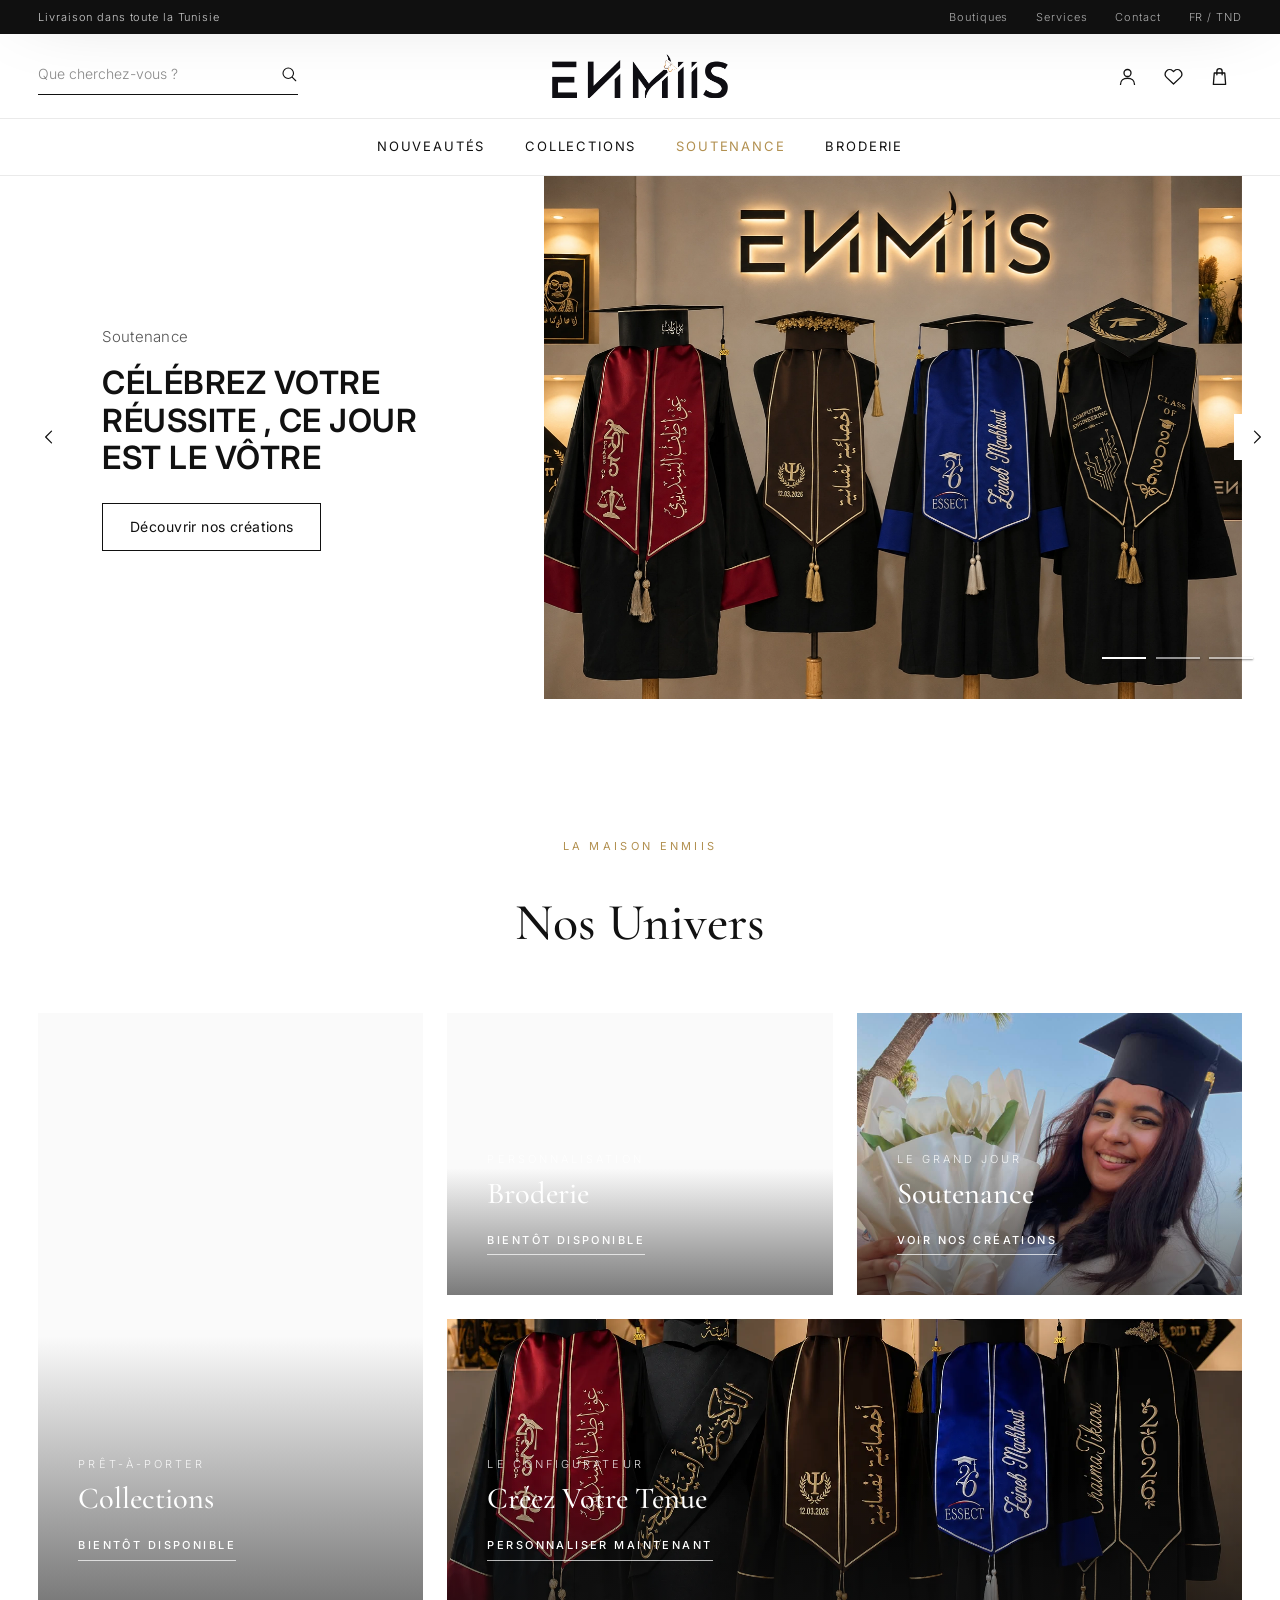
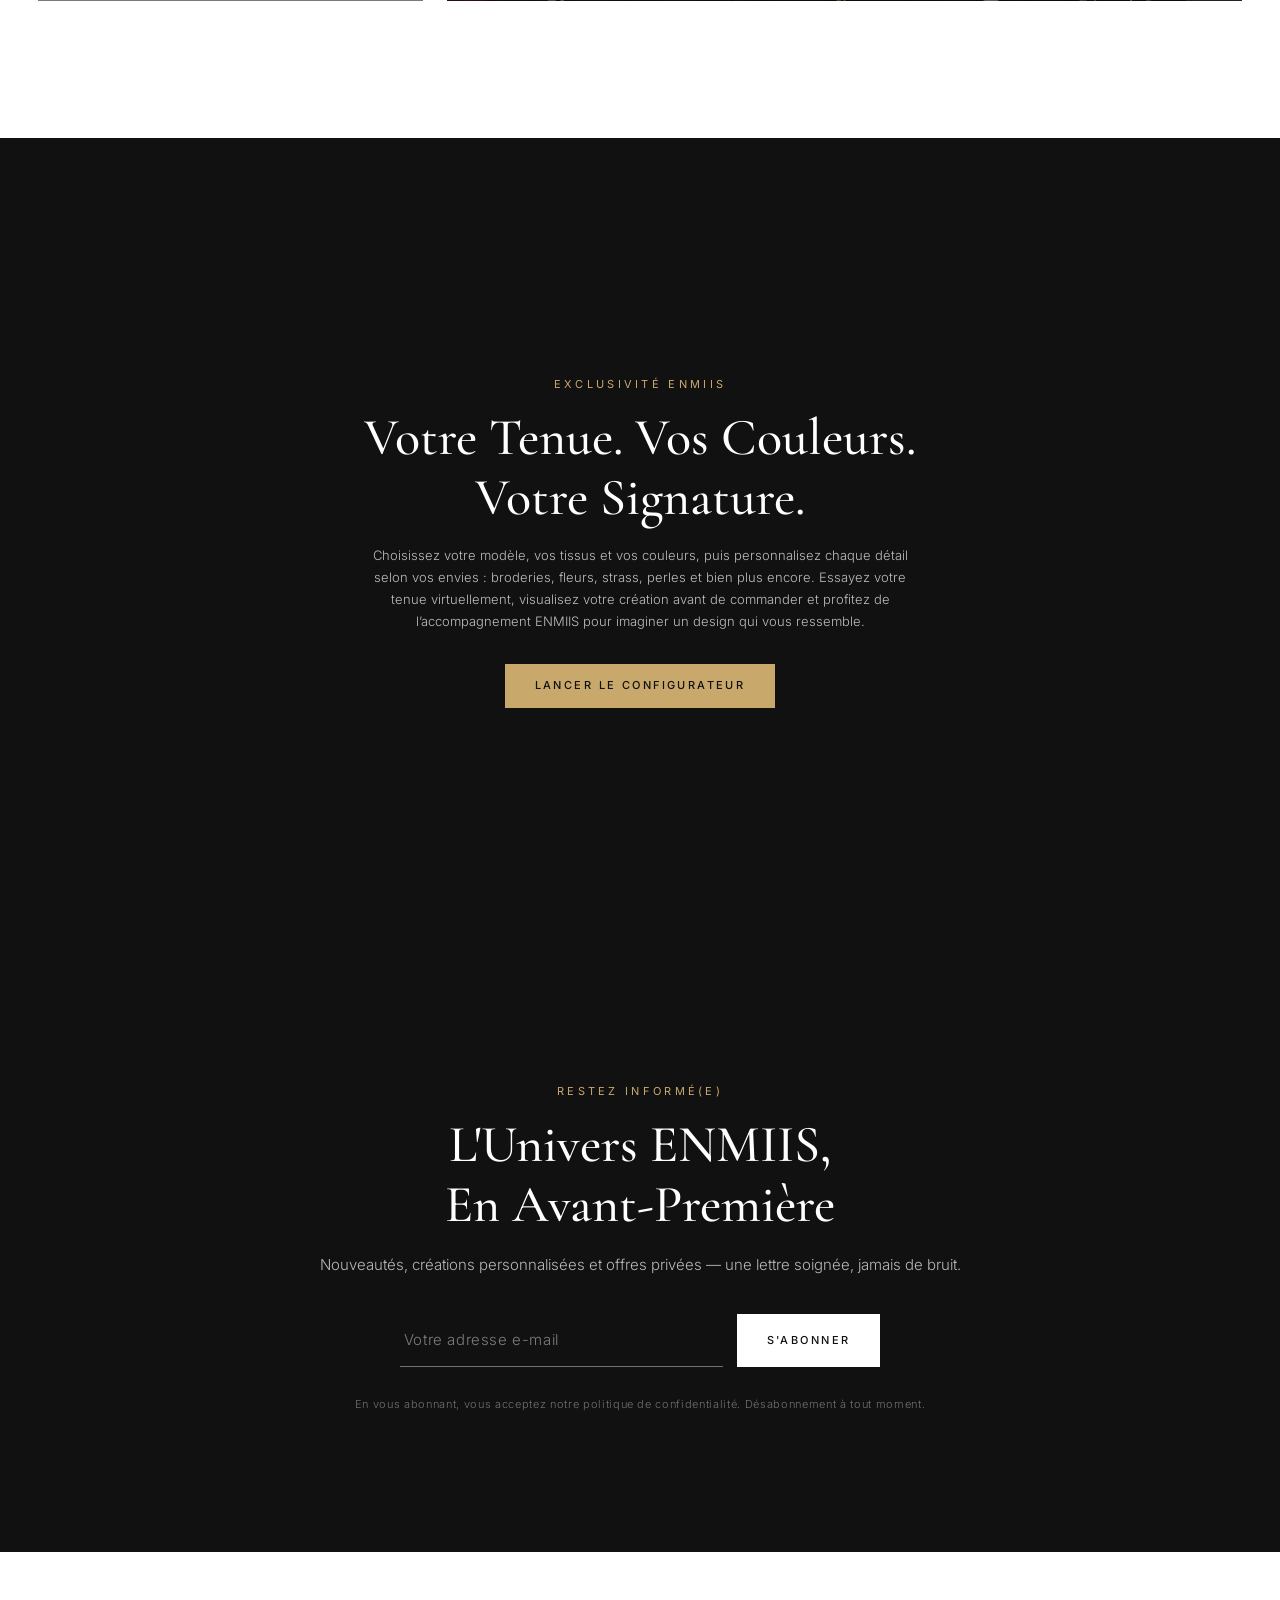
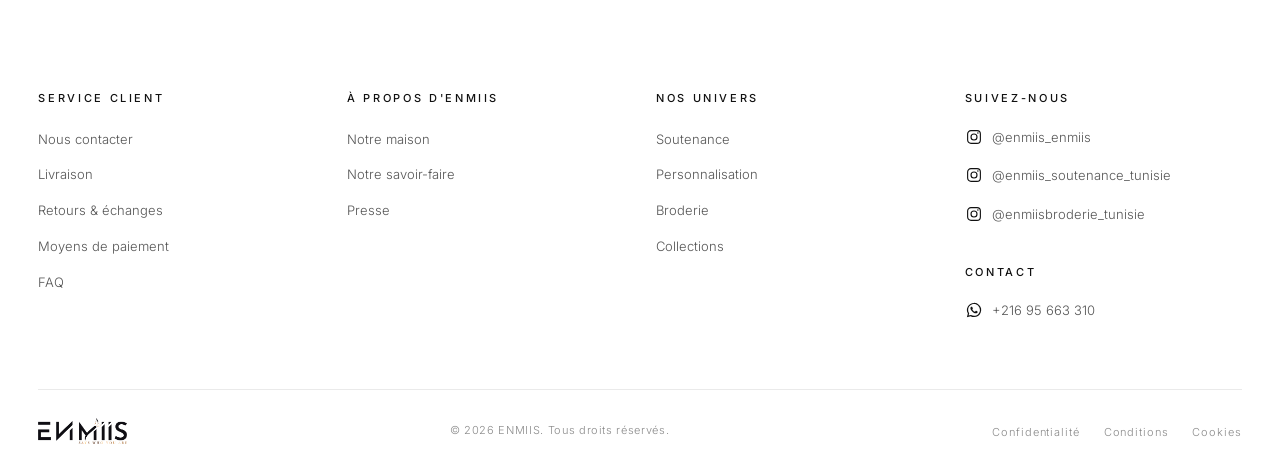
<file: index.html>
<!DOCTYPE html>
<html lang="fr">
<head>
  <meta charset="UTF-8">
  <meta name="viewport" content="width=device-width, initial-scale=1.0, viewport-fit=cover">
  <title>ENMIIS — Soutenance, Broderie & Collections</title>
  <meta name="description" content="ENMIIS — tenues de soutenance, broderie personnalisée et collections. Créations faites main en Tunisie.">
  <meta property="og:title" content="ENMIIS — Soutenance, Broderie & Collections">
  <meta property="og:description" content="Tenues de soutenance, broderie personnalisée et collections. Créations faites main en Tunisie.">
  <meta property="og:type" content="website">
  <meta name="theme-color" content="#FFFFFF">

  <link rel="preconnect" href="https://fonts.googleapis.com">
  <link rel="preconnect" href="https://fonts.gstatic.com" crossorigin>
  <link rel="preconnect" href="https://images.unsplash.com">
  <link href="https://fonts.googleapis.com/css2?family=Cormorant+Garamond:ital,wght@0,400;0,500;0,600;1,400;1,500&family=Inter:wght@300;400;500;600&display=swap" rel="stylesheet">

  <link rel="stylesheet" href="css/styles.css">
  <link rel="icon" href="data:image/svg+xml,%3Csvg xmlns='http://www.w3.org/2000/svg' viewBox='0 0 32 32'%3E%3Crect width='32' height='32' fill='%23111111'/%3E%3Ctext x='16' y='22' font-family='Georgia' font-size='18' fill='%23C8A86B' text-anchor='middle'%3EE%3C/text%3E%3C/svg%3E">
</head>
<body>

  <a class="skip-link" href="#main">Aller au contenu</a>

  <!-- ======================= HEADER ======================= -->
  <header class="site-header" id="siteHeader">

    <!-- Utility bar -->
    <div class="utility-bar">
      <div class="container utility-bar__inner">
        <p class="utility-bar__note">Livraison dans toute la Tunisie</p>
        <nav class="utility-bar__links" aria-label="Utilitaire">
          <a href="#">Boutiques</a>
          <a href="#">Services</a>
          <a href="#">Contact</a>
          <button class="utility-bar__lang" type="button">FR / TND</button>
        </nav>
      </div>
    </div>

    <!-- Main header row -->
    <div class="header-main">
      <div class="container header-main__inner">

        <!-- Recherche visible en desktop : sur mobile c'est la loupe qui sert. -->
        <form class="header-search" role="search" onsubmit="return false;">
          <input class="header-search__input" id="headerSearchInput" type="search"
                 placeholder="Que cherchez-vous ?" autocomplete="off" aria-label="Rechercher">
          <button class="header-search__btn" id="headerSearchBtn" type="button" aria-label="Lancer la recherche">
            <svg viewBox="0 0 24 24" aria-hidden="true"><circle cx="11" cy="11" r="7"/><line x1="16.5" y1="16.5" x2="21" y2="21"/></svg>
          </button>
        </form>

        <div class="header-main__left">
          <button class="icon-btn header-burger" id="burgerBtn" type="button" aria-label="Ouvrir le menu" aria-expanded="false" aria-controls="mobileMenu">
            <span class="burger-lines"><span></span><span></span></span>
          </button>
          <a class="header-logo" href="index.html" aria-label="Accueil ENMIIS">
            <img src="img/logo-enmiis.png" alt="ENMIIS — Says Who You Are">
          </a>
        </div>

        <div class="header-main__right">
          <button class="icon-btn" id="searchBtn" type="button" aria-label="Rechercher">
            <svg viewBox="0 0 24 24" aria-hidden="true"><circle cx="11" cy="11" r="7"/><line x1="16.5" y1="16.5" x2="21" y2="21"/></svg>
          </button>
          <a class="icon-btn header-account" id="accountBtn" href="compte.html" aria-label="Mon compte">
            <svg viewBox="0 0 24 24" aria-hidden="true"><circle cx="12" cy="8" r="4"/><path d="M4 21c0-4.4 3.6-7 8-7s8 2.6 8 7"/></svg>
          </a>
          <a class="icon-btn header-wishlist" id="wishlistBtn" href="favoris.html" aria-label="Voir mes favoris">
            <svg viewBox="0 0 24 24" aria-hidden="true"><path d="M12 20.5l-8-7.5c-2.2-2-2.2-5.4 0-7.4 2-1.9 5.2-1.9 7.2 0l.8.8.8-.8c2-1.9 5.2-1.9 7.2 0 2.2 2 2.2 5.4 0 7.4l-8 7.5z"/></svg>
            <span class="icon-btn__badge" id="wishlistCount" hidden>0</span>
          </a>
          <a class="icon-btn header-cart" id="cartBtn" href="panier.html" aria-label="Voir mon panier">
            <svg viewBox="0 0 24 24" aria-hidden="true"><path d="M6 8h12l1 13H5L6 8z"/><path d="M9 10V6a3 3 0 0 1 6 0v4"/></svg>
            <span class="icon-btn__badge" id="cartCount" hidden>0</span>
          </a>
        </div>

      </div>
    </div>

    <!-- Main navigation -->
    <nav class="main-nav" aria-label="Navigation principale">
      <div class="container">
        <ul class="main-nav__list" id="mainNavList">
          <li class="main-nav__item"><a href="#" class="main-nav__link" data-soon>Nouveautés</a></li>
          <li class="main-nav__item"><a href="#" class="main-nav__link" data-soon>Collections</a></li>
          <li class="main-nav__item"><a href="soutenance.html" class="main-nav__link is-accent">Soutenance</a></li>
          <li class="main-nav__item"><a href="#" class="main-nav__link" data-soon>Broderie</a></li>
        </ul>
      </div>
    </nav>

    <div class="header-veil" id="headerVeil" aria-hidden="true"></div>
  </header>

  <!-- ======================= SEARCH OVERLAY ======================= -->
  <div class="search-overlay" id="searchOverlay" aria-hidden="true" role="dialog" aria-label="Recherche">
    <div class="container search-overlay__inner">
      <form class="search-overlay__form" role="search" onsubmit="return false;">
        <svg viewBox="0 0 24 24" aria-hidden="true"><circle cx="11" cy="11" r="7"/><line x1="16.5" y1="16.5" x2="21" y2="21"/></svg>
        <input type="search" id="searchInput" placeholder="Rechercher une création, un produit…" autocomplete="off">
        <button class="search-overlay__close" id="searchClose" type="button" aria-label="Fermer la recherche">
          <svg viewBox="0 0 24 24" aria-hidden="true"><line x1="5" y1="5" x2="19" y2="19"/><line x1="19" y1="5" x2="5" y2="19"/></svg>
        </button>
      </form>
      <div class="search-overlay__suggestions">
        <p class="search-overlay__label">Recherches populaires</p>
        <ul>
          <li><a href="customizer.html">Toge de soutenance</a></li>
          <li><a href="customizer.html">Écharpe Félicitations Dr</a></li>
          <li><a href="soutenance.html">Box cadeau soutenance</a></li>
          <li><a href="#" data-soon>Peignoir brodé</a></li>
          <li><a href="customizer.html">Mortier</a></li>
        </ul>
      </div>
    </div>
  </div>

  <!-- ======================= SCAN CAMÉRA ======================= -->
  <div class="scan" id="scanOverlay" aria-hidden="true" role="dialog" aria-modal="true" aria-label="Scanner un code">
    <video class="scan__video" id="scanVideo" playsinline muted></video>
    <div class="scan__mask" aria-hidden="true"><span class="scan__frame"></span></div>
    <div class="scan__bar">
      <p class="scan__hint" id="scanHint">Ouverture de la caméra…</p>
      <button class="scan__close" id="scanClose" type="button" aria-label="Fermer le scan">
        <svg viewBox="0 0 24 24" aria-hidden="true"><line x1="5" y1="5" x2="19" y2="19"/><line x1="19" y1="5" x2="5" y2="19"/></svg>
      </button>
    </div>
  </div>

  <!-- ======================= MOBILE MENU ======================= -->
  <div class="mobile-menu" id="mobileMenu" aria-hidden="true" role="dialog" aria-label="Menu">
    <div class="mobile-menu__header">
      <span class="mobile-menu__logo"><img src="img/logo-enmiis.png" alt="ENMIIS"></span>
      <button class="icon-btn mobile-menu__close" id="mobileMenuClose" type="button" aria-label="Fermer le menu">
        <svg viewBox="0 0 24 24" aria-hidden="true"><line x1="5" y1="5" x2="19" y2="19"/><line x1="19" y1="5" x2="5" y2="19"/></svg>
      </button>
    </div>

    <nav class="mobile-menu__nav" aria-label="Menu mobile">
      <ul class="mobile-menu__list">
        <li class="mobile-menu__item" data-stagger><a class="mobile-menu__link" href="#" data-soon>Nouveautés</a></li>
        <li class="mobile-menu__item" data-stagger><a class="mobile-menu__link" href="#" data-soon>Collections</a></li>
        <li class="mobile-menu__item" data-stagger><a class="mobile-menu__link is-accent" href="soutenance.html">Soutenance</a></li>
        <li class="mobile-menu__item" data-stagger><a class="mobile-menu__link" href="#" data-soon>Broderie</a></li>
      </ul>
    </nav>

    <div class="mobile-menu__footer" data-stagger>
      <a href="customizer.html" class="mobile-menu__utility">
        <svg viewBox="0 0 24 24" aria-hidden="true"><path d="M12 3l2.2 5.4L20 9l-4.4 3.8L17 19l-5-3.2L7 19l1.4-6.2L4 9l5.8-.6L12 3z"/></svg>
        Personnaliser ma tenue
      </a>
      <a href="#" class="mobile-menu__utility">
        <svg viewBox="0 0 24 24" aria-hidden="true"><path d="M12 21s-7-5.2-7-11a7 7 0 0 1 14 0c0 5.8-7 11-7 11z"/><circle cx="12" cy="10" r="2.5"/></svg>
        Trouver une boutique
      </a>
      <button class="mobile-menu__utility" type="button">
        <svg viewBox="0 0 24 24" aria-hidden="true"><circle cx="12" cy="12" r="9"/><path d="M3 12h18M12 3c2.5 2.6 3.8 5.7 3.8 9S14.5 18.4 12 21c-2.5-2.6-3.8-5.7-3.8-9S9.5 5.6 12 3z"/></svg>
        FR / TND
      </button>
    </div>
  </div>
  <div class="scrim" id="scrim" aria-hidden="true"></div>

  <main id="main">

    <!-- ======================= HERO ======================= -->
    <section class="hero" id="hero" aria-roledescription="carousel" aria-label="Campagnes en vedette">
      <div class="hero__slides">

        <article class="hero__slide is-active" aria-hidden="false">
          <div class="hero__media">
            <img src="img/soutn/soutenance.webp" alt="Cinq toges ENMIIS et leurs étoles brodées sur mesure" fetchpriority="high" decoding="async">
          </div>
          <div class="hero__content container">
            <p class="hero__label">Soutenance</p>
            <h1 class="hero__title">CÉLÉBREZ VOTRE RÉUSSITE , CE JOUR EST LE VÔTRE</h1>
            <a href="soutenance.html" class="btn btn--hero">Découvrir nos créations</a>
          </div>
        </article>

        <article class="hero__slide" aria-hidden="true">
          <div class="hero__media">
            <img src="img/collection/collections.webp" alt="Campagne ENMIIS — quatre mannequins en tenues de la collection, autour d'un sac ENMIIS" loading="lazy" decoding="async">
          </div>
          <div class="hero__content container">
            <p class="hero__label">Bientôt</p>
            <h2 class="hero__title">Les Nouvelles Collections</h2>
            <a href="#" class="btn btn--hero" data-soon>En savoir plus</a>
          </div>
        </article>

        <article class="hero__slide" aria-hidden="true">
          <div class="hero__media">
            <video class="hero__video" src="img/broderie.mp4" poster="img/broderie-poster.webp"
                   autoplay muted loop playsinline preload="metadata"
                   aria-label="Nos machines brodant une casquette dans l’atelier"></video>
          </div>
          <div class="hero__content container">
            <p class="hero__label">À votre image</p>
            <h2 class="hero__title">Unique, comme<br>votre parcours.</h2>
            <p class="hero__text">Votre tenue de soutenance, personnalisée à 100 % selon vos envies.</p>
            <a href="customizer.html" class="btn btn--hero">Personnaliser ma tenue</a>
          </div>
        </article>

      </div>

      <div class="hero__arrows">
        <button class="hero__arrow" id="heroPrev" type="button" aria-label="Diapositive précédente">
          <svg viewBox="0 0 24 24" aria-hidden="true"><polyline points="15 5 8 12 15 19"/></svg>
        </button>
        <button class="hero__arrow" id="heroNext" type="button" aria-label="Diapositive suivante">
          <svg viewBox="0 0 24 24" aria-hidden="true"><polyline points="9 5 16 12 9 19"/></svg>
        </button>
      </div>

      <div class="hero__dots container" role="tablist" aria-label="Diapositives">
        <button class="hero__dot is-active" type="button" role="tab" aria-label="Diapositive 1" aria-selected="true"><span></span></button>
        <button class="hero__dot" type="button" role="tab" aria-label="Diapositive 2" aria-selected="false"><span></span></button>
        <button class="hero__dot" type="button" role="tab" aria-label="Diapositive 3" aria-selected="false"><span></span></button>
      </div>
    </section>

    <!-- ======================= QUICK SEARCH + CATEGORIES (mobile) ======================= -->
    <section class="quick-shop" aria-label="Recherche et catégories">
      <div class="quick-search">
        <button class="quick-search__field" id="quickSearchBtn" type="button">
          <svg viewBox="0 0 24 24" aria-hidden="true"><circle cx="11" cy="11" r="7"/><line x1="16.5" y1="16.5" x2="21" y2="21"/></svg>
          <span class="quick-search__placeholder">Que cherchez-vous ?</span>
        </button>
        <button class="quick-search__scan" id="scanBtn" type="button" aria-label="Scanner un code avec la caméra">
          <svg viewBox="0 0 24 24" aria-hidden="true"><path d="M4 7v10M7.5 7v10M10 7v10M13.5 7v10M16 7v10M20 7v10"/></svg>
          <svg viewBox="0 0 24 24" aria-hidden="true"><path d="M4 8.5A1.5 1.5 0 0 1 5.5 7h2L9 5h6l1.5 2h2A1.5 1.5 0 0 1 20 8.5v8a1.5 1.5 0 0 1-1.5 1.5h-13A1.5 1.5 0 0 1 4 16.5v-8z"/><circle cx="12" cy="12.5" r="3.25"/></svg>
        </button>
      </div>
      <nav class="category-grid" aria-label="Nos catégories">
        <a href="#" data-soon>Nouveautés</a>
        <a href="#" data-soon>Collections</a>
        <a href="soutenance.html">Soutenance</a>
        <a href="#" data-soon>Broderie</a>
      </nav>
    </section>

    <!-- ======================= NOS UNIVERS ======================= -->
    <section class="section collections" id="collections">
      <div class="container">
        <header class="section-head section-head--center" data-reveal>
          <p class="section-head__label">La maison ENMIIS</p>
          <h2 class="section-head__title">Nos Univers</h2>
        </header>

        <div class="collections__grid">
          <a href="#" class="collection-card collection-card--tall" data-reveal data-soon>
            <div class="collection-card__media">
              <video class="collection-card__video" src="img/nos-univers/collections.mp4" autoplay muted loop playsinline preload="metadata" aria-label="Campagne ENMIIS — la nouvelle collection"></video>
            </div>
            <div class="collection-card__body">
              <p class="collection-card__label">Prêt-à-porter</p>
              <h3 class="collection-card__title">Collections</h3>
              <span class="collection-card__cta">Bientôt disponible</span>
            </div>
          </a>

          <a href="#" class="collection-card" data-reveal data-soon>
            <div class="collection-card__media">
              <video class="collection-card__video" src="img/nos-univers/broderie.mp4" autoplay muted loop playsinline preload="metadata" aria-label="Broderie en cours sur une machine de l’atelier ENMIIS"></video>
            </div>
            <div class="collection-card__body">
              <p class="collection-card__label">Personnalisation</p>
              <h3 class="collection-card__title">Broderie</h3>
              <span class="collection-card__cta">Bientôt disponible</span>
            </div>
          </a>

          <a href="soutenance.html" class="collection-card" data-reveal>
            <div class="collection-card__media">
              <img src="img/nos-univers/soutenance.jpg" alt="Toges ENMIIS et étoles brodées sur mesure" loading="lazy" decoding="async">
            </div>
            <div class="collection-card__body">
              <p class="collection-card__label">Le grand jour</p>
              <h3 class="collection-card__title">Soutenance</h3>
              <span class="collection-card__cta">Voir nos créations</span>
            </div>
          </a>

          <a href="customizer.html" class="collection-card collection-card--wide" data-reveal>
            <div class="collection-card__media">
              <img src="img/nos-univers/creez-votre-tenue.webp" alt="Tenue de soutenance personnalisée ENMIIS" loading="lazy" decoding="async">
            </div>
            <div class="collection-card__body">
              <p class="collection-card__label">Le configurateur</p>
              <h3 class="collection-card__title">Créez Votre Tenue</h3>
              <span class="collection-card__cta">Personnaliser maintenant</span>
            </div>
          </a>
        </div>
      </div>
    </section>

    <!-- ======================= CUSTOMIZER PROMO ======================= -->
    <section class="section customizer-promo">
      <div class="container customizer-promo__inner" data-reveal>
        <p class="section-head__label">Exclusivité ENMIIS</p>
        <h2 class="customizer-promo__title">Votre Tenue. Vos Couleurs.<br>Votre Signature.</h2>
        <p class="customizer-promo__text">Choisissez votre modèle, vos tissus et vos couleurs, puis personnalisez chaque détail selon
          vos envies : broderies, fleurs, strass, perles et bien plus encore. Essayez votre tenue
          virtuellement, visualisez votre création avant de commander et profitez de
          l’accompagnement ENMIIS pour imaginer un design qui vous ressemble.</p>
        <a href="customizer.html" class="btn btn--solid customizer-promo__cta">Lancer le configurateur</a>
      </div>
    </section>

    <!-- ======================= NEWSLETTER ======================= -->
    <section class="newsletter">
      <div class="container newsletter__inner" data-reveal>
        <p class="section-head__label">Restez informé(e)</p>
        <h2 class="newsletter__title">L'Univers ENMIIS,<br>En Avant-Première</h2>
        <p class="newsletter__text">Nouveautés, créations personnalisées et offres privées — une lettre soignée, jamais de bruit.</p>
        <form class="newsletter__form" id="newsletterForm">
          <label class="visually-hidden" for="newsletterEmail">Adresse e-mail</label>
          <input type="email" id="newsletterEmail" placeholder="Votre adresse e-mail" required>
          <button class="btn btn--solid" type="submit">S'abonner</button>
        </form>
        <p class="newsletter__success" id="newsletterSuccess" hidden>Bienvenue chez ENMIIS. Votre première lettre arrive bientôt.</p>
        <p class="newsletter__legal">En vous abonnant, vous acceptez notre politique de confidentialité. Désabonnement à tout moment.</p>
      </div>
    </section>

  </main>

  <!-- ======================= FOOTER ======================= -->
  <footer class="site-footer">
    <div class="container">

      <div class="site-footer__grid">
        <nav class="site-footer__col" aria-label="Service client">
          <p class="site-footer__heading">Service Client</p>
          <ul>
            <li><a href="#">Nous contacter</a></li>
            <li><a href="#">Livraison</a></li>
            <li><a href="#">Retours &amp; échanges</a></li>
            <li><a href="#">Moyens de paiement</a></li>
            <li><a href="#">FAQ</a></li>
          </ul>
        </nav>
        <nav class="site-footer__col" aria-label="À propos">
          <p class="site-footer__heading">À Propos d'ENMIIS</p>
          <ul>
            <li><a href="#">Notre maison</a></li>
            <li><a href="#">Notre savoir-faire</a></li>
            <li><a href="#">Presse</a></li>
          </ul>
        </nav>
        <nav class="site-footer__col" aria-label="Nos univers">
          <p class="site-footer__heading">Nos Univers</p>
          <ul>
            <li><a href="soutenance.html">Soutenance</a></li>
            <li><a href="customizer.html">Personnalisation</a></li>
            <li><a href="#" data-soon>Broderie</a></li>
            <li><a href="#" data-soon>Collections</a></li>
          </ul>
        </nav>
        <div class="site-footer__col site-footer__col--social">
          <p class="site-footer__heading">Suivez-nous</p>
          <ul class="site-footer__social">
            <li><a href="https://www.instagram.com/enmiis_enmiis/" target="_blank" rel="noopener"><svg viewBox="0 0 24 24" aria-hidden="true"><rect x="3.5" y="3.5" width="17" height="17" rx="4.5"/><circle cx="12" cy="12" r="4"/><circle cx="17.2" cy="6.8" r="1" fill="currentColor" stroke="none"/></svg><span>@enmiis_enmiis</span></a></li>
            <li><a href="https://www.instagram.com/enmiis_soutenance_tunisie/" target="_blank" rel="noopener"><svg viewBox="0 0 24 24" aria-hidden="true"><rect x="3.5" y="3.5" width="17" height="17" rx="4.5"/><circle cx="12" cy="12" r="4"/><circle cx="17.2" cy="6.8" r="1" fill="currentColor" stroke="none"/></svg><span>@enmiis_soutenance_tunisie</span></a></li>
            <li><a href="https://www.instagram.com/enmiisbroderie_tunisie/" target="_blank" rel="noopener"><svg viewBox="0 0 24 24" aria-hidden="true"><rect x="3.5" y="3.5" width="17" height="17" rx="4.5"/><circle cx="12" cy="12" r="4"/><circle cx="17.2" cy="6.8" r="1" fill="currentColor" stroke="none"/></svg><span>@enmiisbroderie_tunisie</span></a></li>
          </ul>
          <p class="site-footer__heading site-footer__heading--gap">Contact</p>
          <ul class="site-footer__social">
            <li><a href="https://wa.me/21695663310" target="_blank" rel="noopener"><svg viewBox="0 0 24 24" aria-hidden="true"><path fill="currentColor" stroke="none" d="M12.04 2.5a9.46 9.46 0 0 0-8.19 14.2L2.5 21.5l4.93-1.29a9.42 9.42 0 0 0 4.61 1.18h.01a9.46 9.46 0 0 0 6.68-16.15 9.39 9.39 0 0 0-6.69-2.74zm0 17.29h-.01a7.85 7.85 0 0 1-4-1.1l-.29-.17-2.93.77.78-2.86-.19-.29a7.83 7.83 0 0 1-1.2-4.18c0-4.33 3.53-7.86 7.87-7.86 2.1 0 4.07.82 5.55 2.31a7.8 7.8 0 0 1 2.3 5.56c0 4.34-3.53 7.86-7.88 7.86zm4.32-5.89c-.24-.12-1.4-.69-1.61-.77-.22-.08-.38-.12-.53.12-.16.24-.61.77-.75.93-.14.16-.28.18-.51.06-.24-.12-1-.37-1.9-1.18-.7-.63-1.18-1.4-1.32-1.63-.14-.24-.01-.37.1-.49.11-.11.24-.28.36-.42.12-.14.16-.24.24-.4.08-.16.04-.3-.02-.42-.06-.12-.53-1.29-.73-1.76-.19-.46-.39-.4-.53-.41h-.45c-.16 0-.42.06-.63.3-.22.24-.83.81-.83 1.98s.85 2.3.97 2.46c.12.16 1.67 2.55 4.04 3.58.56.24 1 .39 1.35.5.57.18 1.08.15 1.49.09.46-.07 1.4-.57 1.6-1.13.2-.55.2-1.03.14-1.13-.06-.1-.22-.16-.46-.28z"/></svg><span>+216 95 663 310</span></a></li>
          </ul>
        </div>
      </div>

      <div class="site-footer__bottom">
        <p class="site-footer__logo"><img src="img/logo-enmiis.png" alt="ENMIIS" loading="lazy"></p>
        <p class="site-footer__copy">© 2026 ENMIIS. Tous droits réservés.</p>
        <ul class="site-footer__legal">
          <li><a href="#">Confidentialité</a></li>
          <li><a href="#">Conditions</a></li>
          <li><a href="#">Cookies</a></li>
        </ul>
      </div>

    </div>
  </footer>

  <!-- ======================= COMING SOON OVERLAY ======================= -->
  <div class="construction" id="constructionOverlay" aria-hidden="true" role="dialog" aria-modal="true" aria-labelledby="constructionTitle">
    <div class="construction__backdrop" data-construction-close></div>
    <div class="construction__panel">
      <button class="construction__close" type="button" aria-label="Fermer" data-construction-close>
        <svg viewBox="0 0 24 24" aria-hidden="true"><line x1="5" y1="5" x2="19" y2="19"/><line x1="19" y1="5" x2="5" y2="19"/></svg>
      </button>
      <p class="construction__label">ENMIIS</p>
      <h2 class="construction__title" id="constructionTitle">Page en construction</h2>
      <p class="construction__text">Cette section arrive bientôt. Merci de votre patience.</p>
    </div>
  </div>

  <!-- Toast -->
  <div class="toast" id="toast" role="status" aria-live="polite"></div>

  <script src="js/main.js" defer></script>
</body>
</html>
</file>
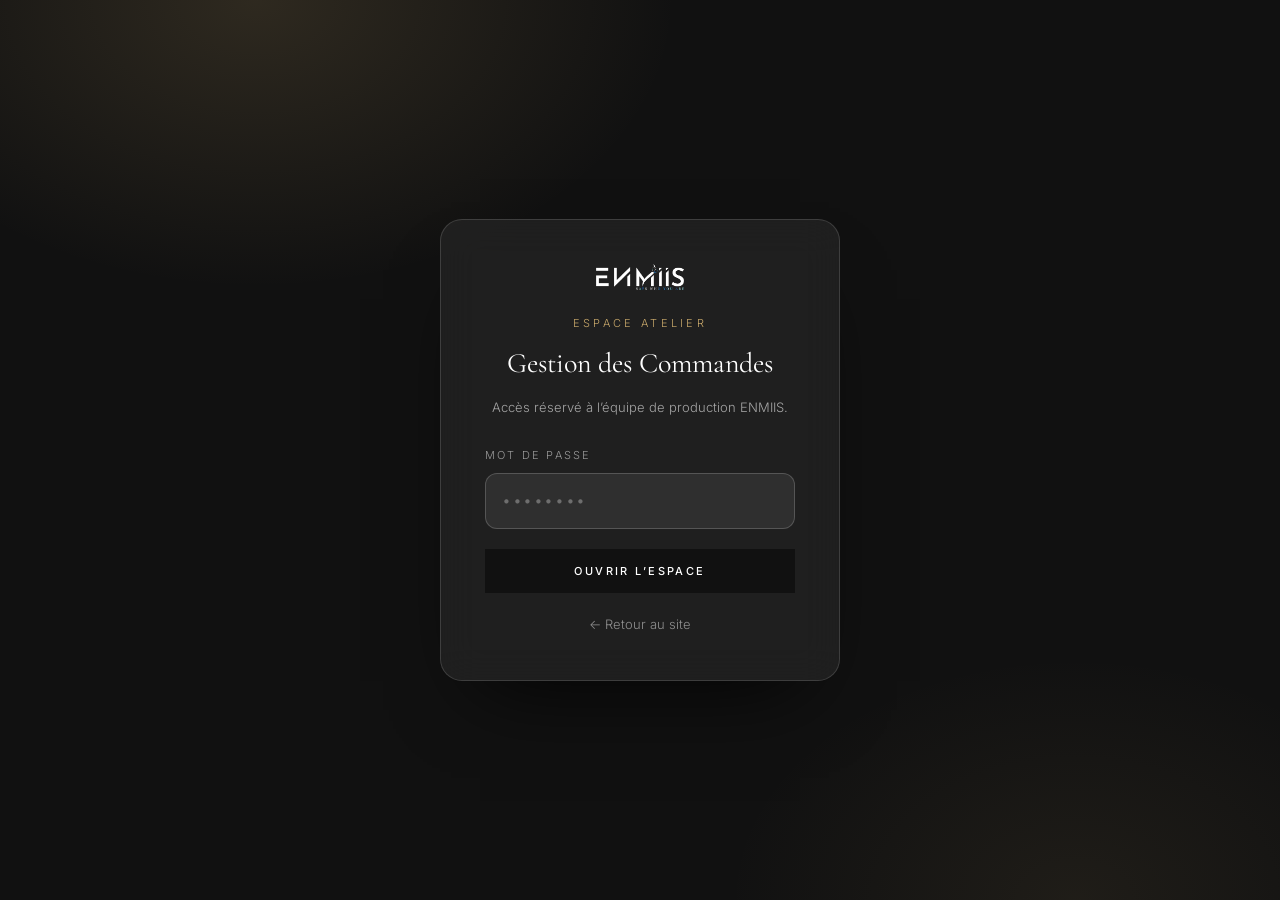
<file: admin/index.html>
<!DOCTYPE html>
<html lang="fr">
<head>
  <meta charset="UTF-8">
  <meta name="viewport" content="width=device-width, initial-scale=1.0">
  <meta name="robots" content="noindex, nofollow">
  <title>Espace Atelier — ENMIIS</title>

  <!-- L'espace atelier vit à la racine (admin.html) ; ce dossier n'existe que
       pour que l'adresse « /admin » — sans extension — y mène aussi, quel que
       soit l'hébergement (GitHub Pages, Netlify, serveur local…). -->
  <meta http-equiv="refresh" content="0; url=../admin.html">
  <link rel="canonical" href="../admin.html">

  <style>
    body {
      margin: 0;
      min-height: 100vh;
      display: grid;
      place-items: center;
      background: #111111;
      color: #FFFFFF;
      font-family: "Inter", Arial, sans-serif;
      font-size: 13px;
      letter-spacing: 0.14em;
      text-transform: uppercase;
    }
    a { color: #C8A86B; }
  </style>
</head>
<body>
  <p>Ouverture de l’espace atelier… <a href="../admin.html">Continuer</a></p>
  <script>
    /* Redirection immédiate, sans polluer l'historique du navigateur. */
    location.replace('../admin.html');
  </script>
</body>
</html>
</file>
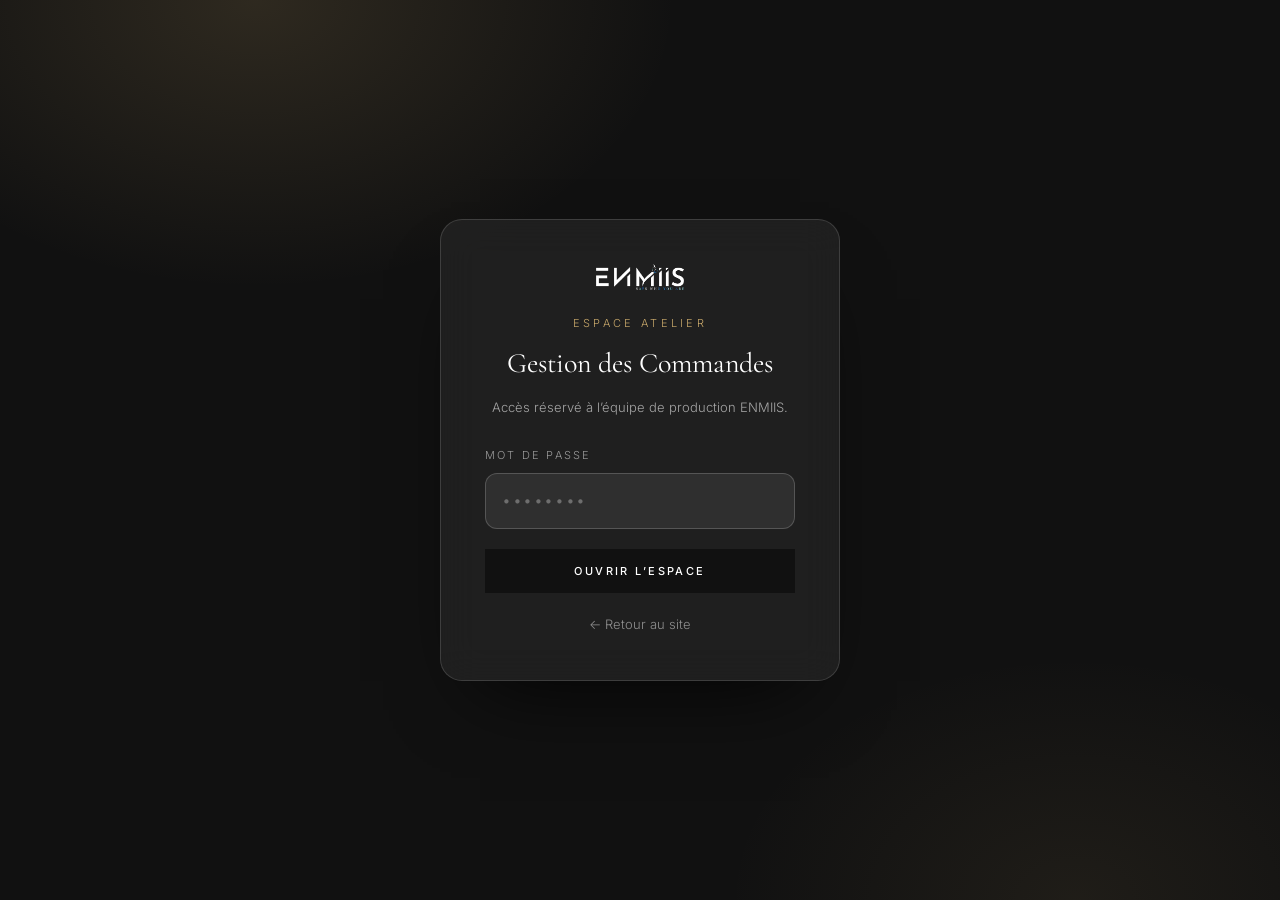
<file: admin.html>
<!DOCTYPE html>
<html lang="fr">
<head>
  <meta charset="UTF-8">
  <meta name="viewport" content="width=device-width, initial-scale=1.0, viewport-fit=cover">
  <title>Espace Atelier — Gestion des Commandes | ENMIIS</title>
  <meta name="robots" content="noindex, nofollow">
  <meta name="theme-color" content="#111111">

  <link rel="preconnect" href="https://fonts.googleapis.com">
  <link rel="preconnect" href="https://fonts.gstatic.com" crossorigin>
  <link href="https://fonts.googleapis.com/css2?family=Cormorant+Garamond:wght@400;500;600&family=Inter:wght@300;400;500;600&display=swap" rel="stylesheet">

  <link rel="stylesheet" href="css/styles.css">
  <link rel="stylesheet" href="css/admin.css">
  <link rel="icon" href="data:image/svg+xml,%3Csvg xmlns='http://www.w3.org/2000/svg' viewBox='0 0 32 32'%3E%3Crect width='32' height='32' fill='%23111111'/%3E%3Ctext x='16' y='22' font-family='Georgia' font-size='18' fill='%23C8A86B' text-anchor='middle'%3EE%3C/text%3E%3C/svg%3E">
</head>
<body class="ad-body">

  <!-- ======================= CONNEXION ======================= -->
  <section class="ad-gate" id="adGate">
    <form class="ad-gate__card" id="adLogin" autocomplete="off">
      <img class="ad-gate__logo" src="img/logo-enmiis.png" alt="ENMIIS">
      <p class="ad-gate__label">Espace Atelier</p>
      <h1 class="ad-gate__title">Gestion des Commandes</h1>
      <p class="ad-gate__text">Accès réservé à l’équipe de production ENMIIS.</p>

      <div class="ad-gate__field">
        <label for="adPass">Mot de passe</label>
        <input type="password" id="adPass" autocomplete="current-password" required
               placeholder="••••••••" aria-describedby="adGateError">
      </div>
      <p class="ad-error" id="adGateError" hidden></p>
      <button class="btn btn--solid ad-gate__cta" type="submit">Ouvrir l’espace</button>
      <a class="ad-gate__back" href="index.html">← Retour au site</a>
    </form>
  </section>

  <!-- ======================= APPLICATION ======================= -->
  <div class="ad-app" id="adApp" hidden>

    <header class="ad-topbar">
      <div class="ad-topbar__brand">
        <img src="img/logo-enmiis.png" alt="ENMIIS">
        <span class="ad-topbar__tag">Atelier</span>
      </div>
      <div class="ad-topbar__actions">
        <button class="btn btn--solid ad-topbar__new" id="adNew" type="button">+ Nouvelle commande</button>
        <button class="btn btn--line ad-topbar__btn" id="adClients" type="button">Clients</button>
        <button class="btn btn--line ad-topbar__btn" id="adPremium" type="button">Aperçu IA</button>
        <button class="btn btn--line ad-topbar__btn" id="adRefresh" type="button">Actualiser</button>
        <button class="btn btn--line ad-topbar__btn" id="adImport" type="button">Importer</button>
        <button class="btn btn--line ad-topbar__btn" id="adExport" type="button">Exporter</button>
        <button class="btn btn--line ad-topbar__btn" id="adCsv" type="button">CSV</button>
        <button class="btn btn--line ad-topbar__btn ad-topbar__btn--out" id="adLogout" type="button">Quitter</button>
        <input type="file" id="adImportInput" accept="application/json,.json" class="visually-hidden">
      </div>
    </header>

    <!-- État de la synchronisation avec l'atelier (masqué quand tout va bien) -->
    <div class="ad-sync" id="adSync" hidden role="status">
      <span class="ad-sync__dot" aria-hidden="true"></span>
      <span class="ad-sync__text" id="adSyncText"></span>
      <button type="button" class="ad-sync__retry" id="adSyncRetry">Réessayer</button>
    </div>

    <!-- Indicateurs -->
    <section class="ad-stats" id="adStats" aria-label="Indicateurs"></section>

    <!-- Filtres -->
    <section class="ad-filters" aria-label="Filtres">
      <div class="ad-search">
        <svg viewBox="0 0 24 24" aria-hidden="true"><circle cx="11" cy="11" r="7"/><line x1="16.5" y1="16.5" x2="21" y2="21"/></svg>
        <input type="search" id="adSearch" placeholder="Rechercher : référence, nom, région, université…"
               aria-label="Rechercher une commande">
      </div>
      <div class="ad-chips" id="adStatusFilter" role="group" aria-label="Filtrer par statut"></div>
      <label class="ad-sort">
        <span class="visually-hidden">Trier</span>
        <select id="adSort">
          <option value="recent">Plus récentes</option>
          <option value="old">Plus anciennes</option>
          <option value="date">Date de soutenance</option>
          <option value="name">Nom du client</option>
        </select>
      </label>
    </section>

    <main class="ad-main">
      <!-- Liste -->
      <section class="ad-list" aria-label="Commandes">
        <p class="ad-list__count" id="adCount"></p>
        <ul id="adOrders"></ul>
        <div class="ad-empty" id="adEmpty" hidden>
          <p class="ad-empty__title">Aucune commande</p>
          <p class="ad-empty__text">Les demandes envoyées depuis le configurateur apparaissent ici.
            Utilisez « Importer » pour charger un fichier de commandes.</p>
        </div>
      </section>

      <!-- Détail -->
      <section class="ad-detail" id="adDetail" aria-label="Détail de la commande" aria-live="polite">
        <div class="ad-detail__placeholder" id="adPlaceholder">
          <svg viewBox="0 0 48 48" aria-hidden="true"><rect x="8" y="6" width="32" height="36" rx="3"/><line x1="15" y1="16" x2="33" y2="16"/><line x1="15" y1="24" x2="33" y2="24"/><line x1="15" y1="32" x2="26" y2="32"/></svg>
          <p>Sélectionnez une commande pour afficher son dossier de fabrication.</p>
        </div>
        <div class="ad-detail__body" id="adBody" hidden></div>
      </section>
    </main>
  </div>

  <!-- Aperçu fichier -->
  <div class="ad-modal" id="adModal" aria-hidden="true" role="dialog" aria-modal="true" aria-labelledby="adModalTitle">
    <div class="ad-modal__backdrop" data-ad-close></div>
    <div class="ad-modal__panel">
      <button class="ad-modal__close" type="button" aria-label="Fermer" data-ad-close>
        <svg viewBox="0 0 24 24" aria-hidden="true"><line x1="5" y1="5" x2="19" y2="19"/><line x1="19" y1="5" x2="5" y2="19"/></svg>
      </button>
      <h2 class="ad-modal__title" id="adModalTitle"></h2>
      <div class="ad-modal__body" id="adModalBody"></div>
    </div>
  </div>

  <!-- ======================= NOUVELLE COMMANDE (saisie atelier) ======================= -->
  <!-- ======================= CLIENTS INSCRITS ======================= -->
  <div class="ad-modal ad-modal--wide" id="adClientsModal" aria-hidden="true" role="dialog" aria-modal="true"
       aria-labelledby="adClientsTitle">
    <div class="ad-modal__backdrop" data-clients-close></div>
    <div class="ad-modal__panel">
      <button type="button" class="ad-modal__close" data-clients-close aria-label="Fermer">
        <svg viewBox="0 0 24 24" aria-hidden="true"><line x1="5" y1="5" x2="19" y2="19"/><line x1="19" y1="5" x2="5" y2="19"/></svg>
      </button>
      <h2 class="ad-modal__title" id="adClientsTitle">Clients</h2>
      <p class="ad-note" id="adClientsCount"></p>
      <div class="ad-modal__body" id="adClientsBody"></div>
    </div>
  </div>

  <!-- ======================= APERÇU IA (premium) ======================= -->
  <div class="ad-modal ad-modal--wide" id="adPremiumModal" aria-hidden="true" role="dialog" aria-modal="true"
       aria-labelledby="adPremiumTitle">
    <div class="ad-modal__backdrop" data-premium-close></div>
    <div class="ad-modal__panel">
      <button type="button" class="ad-modal__close" data-premium-close aria-label="Fermer">
        <svg viewBox="0 0 24 24" aria-hidden="true"><line x1="5" y1="5" x2="19" y2="19"/><line x1="19" y1="5" x2="5" y2="19"/></svg>
      </button>
      <h2 class="ad-modal__title" id="adPremiumTitle">Aperçu IA</h2>
      <p class="ad-note" id="adPremiumMeta"></p>
      <div class="ad-modal__body" id="adPremiumBody"></div>
    </div>
  </div>

  <div class="ad-modal ad-modal--wide" id="adNewModal" aria-hidden="true" role="dialog" aria-modal="true"
       aria-labelledby="adNewTitle">
    <div class="ad-modal__backdrop" data-new-close></div>
    <div class="ad-modal__panel">
      <button class="ad-modal__close" type="button" aria-label="Fermer" data-new-close>
        <svg viewBox="0 0 24 24" aria-hidden="true"><line x1="5" y1="5" x2="19" y2="19"/><line x1="19" y1="5" x2="5" y2="19"/></svg>
      </button>
      <h2 class="ad-modal__title" id="adNewTitle">Nouvelle commande</h2>
      <p class="ad-new__intro">Pour une commande reçue par téléphone ou en boutique. Un seul client,
        autant de tenues que nécessaire.</p>

      <form id="adNewForm" autocomplete="off">
        <section class="ad-new__section">
          <h3 class="ad-new__legend">Client</h3>
          <div class="ad-new__grid" id="adNewClient"></div>
        </section>

        <section class="ad-new__section">
          <div class="ad-new__itemsHead">
            <h3 class="ad-new__legend">Tenues</h3>
            <button type="button" class="btn btn--line ad-new__add" id="adNewAddItem">+ Ajouter une tenue</button>
          </div>
          <div id="adNewItems"></div>
        </section>

        <p class="ad-error" id="adNewError" hidden></p>
        <footer class="ad-new__actions">
          <button type="button" class="btn btn--line" data-new-close>Annuler</button>
          <button type="submit" class="btn btn--solid" id="adNewSave">Enregistrer la commande</button>
        </footer>
      </form>
    </div>
  </div>

  <div class="toast" id="toast" role="status" aria-live="polite"></div>

  <script src="js/cz-catalog.js" defer></script>
  <script src="js/admin.js?v=premium1" defer></script>
</body>
</html>
</file>
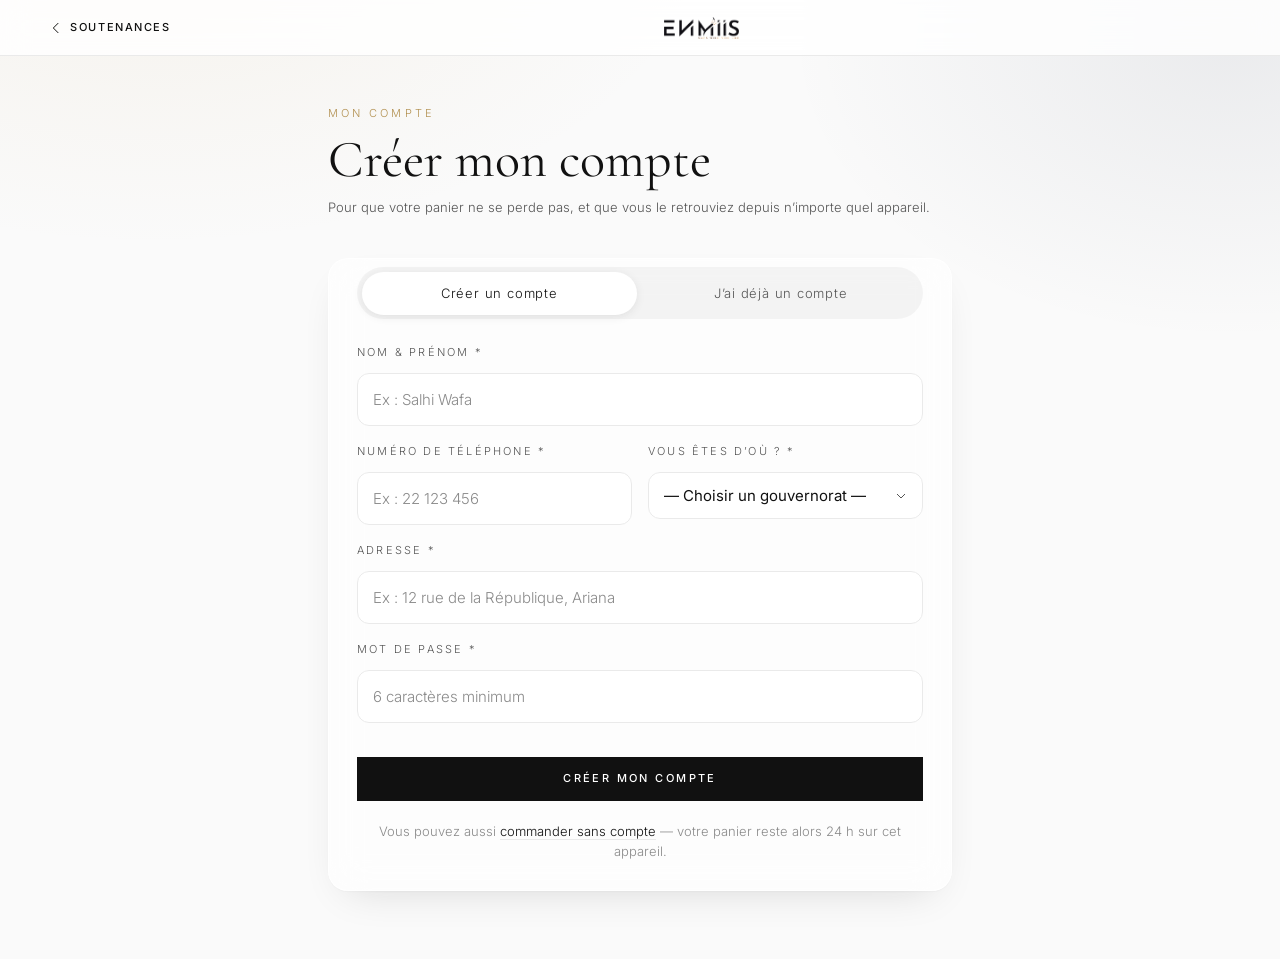
<file: compte.html>
<!DOCTYPE html>
<html lang="fr">
<head>
  <meta charset="UTF-8">
  <meta name="viewport" content="width=device-width, initial-scale=1.0, viewport-fit=cover">
  <title>Mon compte | ENMIIS</title>
  <meta name="description" content="Créez votre compte ENMIIS pour retrouver votre panier sur tous vos appareils.">
  <meta name="theme-color" content="#FFFFFF">

  <link rel="preconnect" href="https://fonts.googleapis.com">
  <link rel="preconnect" href="https://fonts.gstatic.com" crossorigin>
  <link href="https://fonts.googleapis.com/css2?family=Cormorant+Garamond:ital,wght@0,400;0,500;0,600;1,400&family=Inter:wght@300;400;500;600&display=swap" rel="stylesheet">

  <link rel="stylesheet" href="css/styles.css">
  <link rel="stylesheet" href="css/customizer.css">
  <link rel="stylesheet" href="css/panier.css">
  <link rel="icon" href="data:image/svg+xml,%3Csvg xmlns='http://www.w3.org/2000/svg' viewBox='0 0 32 32'%3E%3Crect width='32' height='32' fill='%23111111'/%3E%3Ctext x='16' y='22' font-family='Georgia' font-size='18' fill='%23C8A86B' text-anchor='middle'%3EE%3C/text%3E%3C/svg%3E">
</head>
<body class="cz-body pn-body">

  <a class="skip-link" href="#acMain">Aller à mon compte</a>

  <header class="cz-topbar">
    <a class="cz-topbar__back" href="soutenance.html">
      <svg viewBox="0 0 24 24" aria-hidden="true"><polyline points="15 5 8 12 15 19"/></svg>
      <span>Soutenances</span>
    </a>
    <a class="cz-topbar__logo" href="index.html" aria-label="Accueil ENMIIS">
      <img src="img/logo-enmiis.png" alt="ENMIIS">
    </a>
    <div class="cz-topbar__actions">
      <a class="pn-count" href="panier.html" id="acCartLink" hidden></a>
    </div>
  </header>

  <main class="pn-main ac-main" id="acMain">

    <!-- ======================= CHARGEMENT ======================= -->
    <p class="ac-loading" id="acLoading">Chargement…</p>

    <!-- ======================= CONNECTÉ ======================= -->
    <section class="ac-panel" id="acProfile" hidden>
      <header class="pn-head">
        <p class="pn-head__label">Mon compte</p>
        <h1 class="pn-head__title" id="acName">—</h1>
        <p class="pn-head__sub">Votre panier vous suit sur tous vos appareils.</p>
      </header>

      <div class="cz-group">
        <dl class="ac-facts" id="acFacts"></dl>
        <div class="ac-actions">
          <a class="btn btn--solid" href="panier.html">Voir mon panier</a>
          <button type="button" class="btn btn--line" id="acLogout">Se déconnecter</button>
        </div>
      </div>
    </section>

    <!-- ======================= VISITEUR ======================= -->
    <section class="ac-panel" id="acGuest" hidden>
      <header class="pn-head">
        <p class="pn-head__label">Mon compte</p>
        <h1 class="pn-head__title" id="acTitle">Créer mon compte</h1>
        <p class="pn-head__sub" id="acSub">Pour que votre panier ne se perde pas, et que vous le
          retrouviez depuis n’importe quel appareil.</p>
      </header>

      <div class="cz-group ac-card">

        <div class="ac-switch" role="tablist" aria-label="Compte">
          <button type="button" id="acTabRegister" class="ac-switch__btn is-active"
                  role="tab" aria-selected="true">Créer un compte</button>
          <button type="button" id="acTabLogin" class="ac-switch__btn"
                  role="tab" aria-selected="false">J’ai déjà un compte</button>
        </div>

        <!-- ---------- Inscription ---------- -->
        <form class="cz-form ac-form" id="acRegisterForm">
          <div class="cz-field cz-field--wide">
            <label class="cz-field__label" for="ac_name">Nom &amp; prénom *</label>
            <input class="cz-input" id="ac_name" type="text" autocomplete="name"
                   placeholder="Ex : Salhi Wafa" required>
          </div>
          <div class="cz-field">
            <label class="cz-field__label" for="ac_phone">Numéro de téléphone *</label>
            <input class="cz-input" id="ac_phone" type="tel" autocomplete="tel"
                   placeholder="Ex : 22 123 456" required>
          </div>
          <div class="cz-field">
            <label class="cz-field__label" for="ac_origin">Vous êtes d’où ? *</label>
            <select class="cz-input" id="ac_origin" required></select>
          </div>
          <div class="cz-field cz-field--wide">
            <label class="cz-field__label" for="ac_address">Adresse *</label>
            <input class="cz-input" id="ac_address" type="text" autocomplete="street-address"
                   placeholder="Ex : 12 rue de la République, Ariana" required>
          </div>
          <div class="cz-field cz-field--wide">
            <label class="cz-field__label" for="ac_password">Mot de passe *</label>
            <input class="cz-input" id="ac_password" type="password" autocomplete="new-password"
                   placeholder="6 caractères minimum" required>
          </div>
          <div class="cz-field cz-field--wide">
            <p class="cz-error" id="acRegisterError" hidden></p>
            <button type="submit" class="btn btn--solid pn-submit" id="acRegisterBtn">Créer mon compte</button>
          </div>
        </form>

        <!-- ---------- Connexion ---------- -->
        <form class="cz-form ac-form" id="acLoginForm" hidden>
          <div class="cz-field cz-field--wide">
            <label class="cz-field__label" for="ac_login_phone">Numéro de téléphone</label>
            <input class="cz-input" id="ac_login_phone" type="tel" autocomplete="tel"
                   placeholder="Ex : 22 123 456" required>
          </div>
          <div class="cz-field cz-field--wide">
            <label class="cz-field__label" for="ac_login_password">Mot de passe</label>
            <input class="cz-input" id="ac_login_password" type="password"
                   autocomplete="current-password" required>
          </div>
          <div class="cz-field cz-field--wide">
            <p class="cz-error" id="acLoginError" hidden></p>
            <button type="submit" class="btn btn--solid pn-submit" id="acLoginBtn">Se connecter</button>
          </div>
        </form>

        <p class="ac-skip">Vous pouvez aussi <a href="panier.html">commander sans compte</a> —
          votre panier reste alors 24 h sur cet appareil.</p>
      </div>
    </section>
  </main>

  <div class="toast" id="toast" role="status" aria-live="polite"></div>

  <script src="js/main.js" defer></script>
  <script src="js/cz-catalog.js" defer></script>
  <script src="js/cz-store.js" defer></script>
  <script src="js/account.js" defer></script>
  <script src="js/compte.js" defer></script>
</body>
</html>
</file>
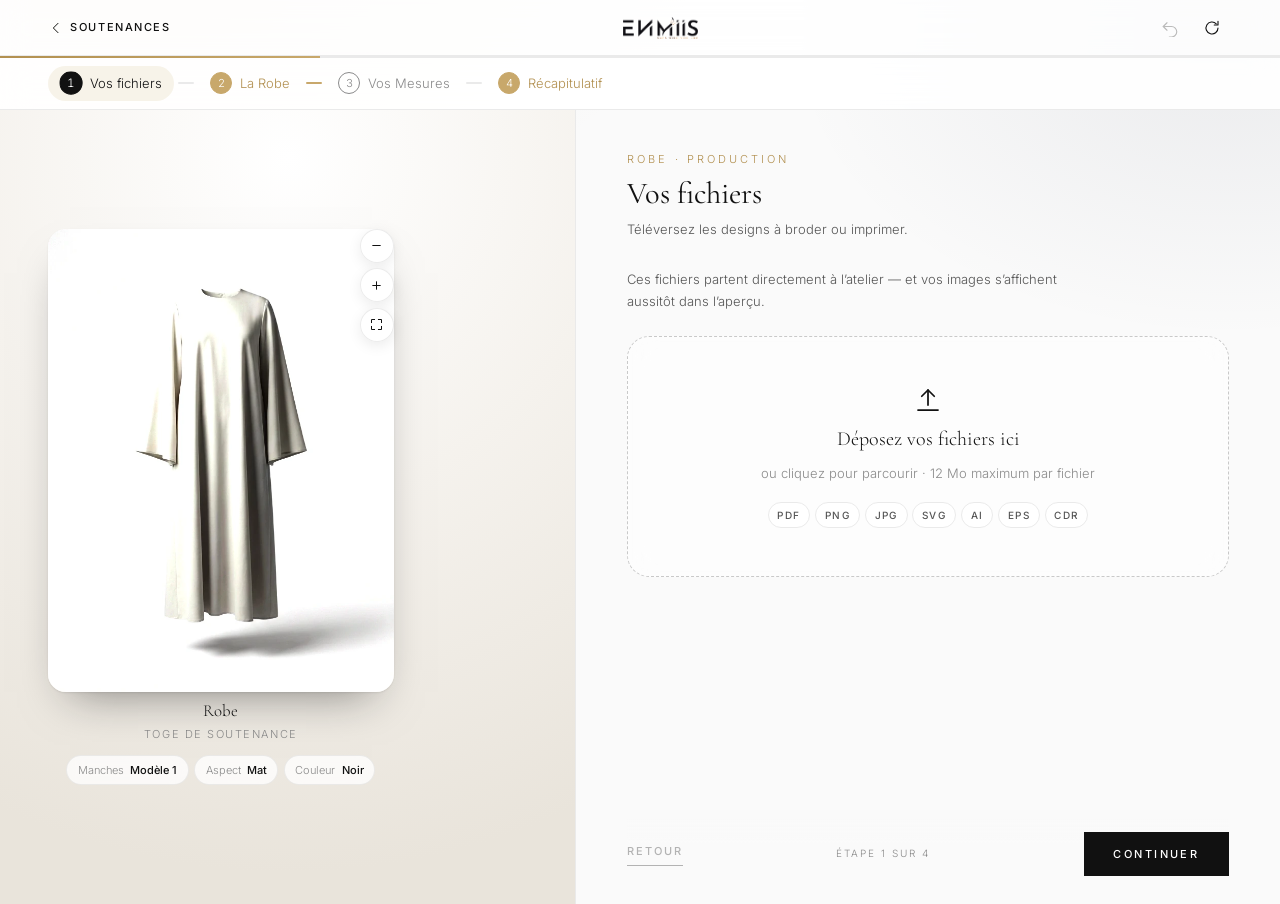
<file: customizer.html>
<!DOCTYPE html>
<html lang="fr">
<head>
  <meta charset="UTF-8">
  <meta name="viewport" content="width=device-width, initial-scale=1.0, viewport-fit=cover">
  <title>Configurateur de Tenue de Soutenance | ENMIIS</title>
  <meta name="description" content="Configurateur ENMIIS : téléversez vos designs, composez robe, capuche, mortier et gland, saisissez vos mesures et envoyez votre demande de fabrication.">
  <meta name="theme-color" content="#FFFFFF">

  <link rel="preconnect" href="https://fonts.googleapis.com">
  <link rel="preconnect" href="https://fonts.gstatic.com" crossorigin>
  <link href="https://fonts.googleapis.com/css2?family=Cormorant+Garamond:ital,wght@0,400;0,500;0,600;1,400;1,500&family=Inter:wght@300;400;500;600&family=Great+Vibes&display=swap" rel="stylesheet">

  <link rel="stylesheet" href="css/styles.css">
  <link rel="stylesheet" href="css/customizer.css">
  <link rel="icon" href="data:image/svg+xml,%3Csvg xmlns='http://www.w3.org/2000/svg' viewBox='0 0 32 32'%3E%3Crect width='32' height='32' fill='%23111111'/%3E%3Ctext x='16' y='22' font-family='Georgia' font-size='18' fill='%23C8A86B' text-anchor='middle'%3EE%3C/text%3E%3C/svg%3E">
</head>
<body class="cz-body">

  <a class="skip-link" href="#czPanel">Aller à la configuration</a>

  <!-- ======================= TOPBAR (inchangée) ======================= -->
  <header class="cz-topbar">
    <a class="cz-topbar__back" href="soutenance.html">
      <svg viewBox="0 0 24 24" aria-hidden="true"><polyline points="15 5 8 12 15 19"/></svg>
      <span>Soutenances</span>
    </a>
    <a class="cz-topbar__logo" href="index.html" aria-label="Accueil ENMIIS">
      <img src="img/logo-enmiis.png" alt="ENMIIS">
    </a>
    <div class="cz-topbar__actions">
      <button class="cz-iconbtn" id="czUndo" type="button" aria-label="Annuler la dernière modification" disabled>
        <svg viewBox="0 0 24 24" aria-hidden="true"><path d="M8 5L3 10l5 5"/><path d="M3 10h11a7 7 0 0 1 0 14h-3"/></svg>
      </button>
      <button class="cz-iconbtn" id="czReset" type="button" aria-label="Tout réinitialiser">
        <svg viewBox="0 0 24 24" aria-hidden="true"><path d="M20 12a8 8 0 1 1-2.3-5.6"/><polyline points="20 3 20 8 15 8"/></svg>
      </button>
    </div>
  </header>

  <!-- ======================= PROGRESSION ======================= -->
  <div class="cz-progress">
    <div class="cz-progress__bar" id="czProgressBar"></div>
  </div>

  <nav class="cz-rail" aria-label="Étapes de la configuration">
    <ol class="cz-rail__track" id="czRail"><!-- généré par customizer.js --></ol>
  </nav>

  <main class="cz-layout" id="main">

    <!-- ======================= APERÇU ======================= -->
    <section class="cz-preview" aria-label="Aperçu de votre tenue">
      <div class="cz-stage" id="czStage">

        <figure class="cz-shot" id="czShot">
          <div class="cz-shot__frame" id="czShotFrame">
            <div class="cz-shot__view" id="czShotView">
              <img class="cz-shot__img" id="czShotImg" src="img/robe.webp" alt="Aperçu de votre tenue" decoding="async">
              <img class="cz-shot__img cz-shot__img--next" id="czShotNext" alt="" aria-hidden="true" decoding="async">
              <span class="cz-shot__doc" id="czShotDoc" hidden></span>
            </div>
            <div class="cz-spot" id="czSpot" hidden aria-live="polite"></div>
          </div>
          <figcaption class="cz-shot__caption">
            <span class="cz-shot__piece" id="czShotPiece"></span>
            <span class="cz-shot__style" id="czShotStyle"></span>
          </figcaption>
        </figure>

        <div class="cz-thumbs" id="czThumbs" hidden aria-label="Vos designs téléversés"></div>
        <div class="cz-spec" id="czSpec"><!-- pastilles générées par cz-preview.js --></div>

        <div class="cz-shot__tools">
          <button type="button" class="cz-tool" id="czZoomOut" aria-label="Dézoomer">
            <svg viewBox="0 0 24 24" aria-hidden="true"><line x1="6" y1="12" x2="18" y2="12"/></svg>
          </button>
          <button type="button" class="cz-tool" id="czZoomIn" aria-label="Zoomer">
            <svg viewBox="0 0 24 24" aria-hidden="true"><line x1="12" y1="6" x2="12" y2="18"/><line x1="6" y1="12" x2="18" y2="12"/></svg>
          </button>
          <button type="button" class="cz-tool" id="czShotZoom" aria-label="Ouvrir en plein écran">
            <svg viewBox="0 0 24 24" aria-hidden="true"><path d="M4 9V4h5M20 9V4h-5M4 15v5h5M20 15v5h-5"/></svg>
          </button>
        </div>
      </div>
    </section>

    <!--
      ============================================================
      APERÇU 3D / SVG — DÉSACTIVÉ
      Ancien aperçu vectoriel en couches (rotation à la souris, zoom,
      ombre portée, flottement, balancement du gland). Remplacé par les
      photographies produit ci-dessus. Conservé pour référence : le moteur
      correspondant est commenté en fin de js/cz-preview.js.
      ============================================================

      <div class="cz-stage" id="czStage">
        <div class="cz-stage__scene" id="czScene">
          <div class="cz-stage__float" id="czFloat">
            <svg id="czSvg" viewBox="0 0 400 560" role="img" aria-label="Aperçu en direct de votre tenue personnalisée">
              <defs>
                <linearGradient id="czShade" x1="0" y1="0" x2="1" y2="0">
                  <stop offset="0" stop-color="#000" stop-opacity="0.14"/>
                  <stop offset="0.45" stop-color="#000" stop-opacity="0"/>
                  <stop offset="1" stop-color="#000" stop-opacity="0.16"/>
                </linearGradient>
                <linearGradient id="czSheen" x1="0" y1="0" x2="1" y2="0.3">
                  <stop offset="0" stop-color="#fff" stop-opacity="0"/>
                  <stop offset="0.42" stop-color="#fff" stop-opacity="0.18"/>
                  <stop offset="0.6" stop-color="#fff" stop-opacity="0"/>
                </linearGradient>
                <radialGradient id="czGroundGrad" cx="0.5" cy="0.5" r="0.5">
                  <stop offset="0" stop-color="#000" stop-opacity="0.28"/>
                  <stop offset="1" stop-color="#000" stop-opacity="0"/>
                </radialGradient>
                <clipPath id="czGownClip">
                  <path d="M150 92 C 200 70 200 70 250 92 C 254 208 260 354 268 500 L 132 500 C 140 354 146 208 150 92 Z"/>
                </clipPath>
              </defs>

              / ombre portée douce /
              <ellipse id="czGround" cx="200" cy="512" rx="118" ry="17" fill="url(#czGroundGrad)"/>

              / ============ ROBE ============ /
              <g id="czGown">
                / manches /
                <path class="cz-p-sleeve" id="czSleeveL" d="M154 88 C 120 150 96 232 82 314 C 102 332 128 336 152 326 C 158 250 160 172 166 100 Z"/>
                <path class="cz-p-sleeve" id="czSleeveR" d="M246 88 C 280 150 304 232 318 314 C 298 332 272 336 248 326 C 242 250 240 172 234 100 Z"/>
                <path class="cz-p-accent cz-cuff" d="M84 300 C 104 318 128 322 150 314 L 152 326 C 128 336 102 332 82 314 Z"/>
                <path class="cz-p-accent cz-cuff" d="M316 300 C 296 318 272 322 250 314 L 248 326 C 272 336 298 332 318 314 Z"/>

                / corps /
                <path class="cz-p-main" d="M150 92 C 200 70 200 70 250 92 C 254 208 260 354 268 500 L 132 500 C 140 354 146 208 150 92 Z"/>
                <g clip-path="url(#czGownClip)">
                  <path d="M150 92 C 200 70 200 70 250 92 C 254 208 260 354 268 500 L 132 500 C 140 354 146 208 150 92 Z" fill="url(#czShade)"/>
                  <rect class="cz-sheen" x="120" y="70" width="160" height="440" fill="url(#czSheen)"/>
                  <g class="cz-folds" id="czFolds">
                    <path d="M170 130 C 168 250 164 380 160 490"/>
                    <path d="M186 128 C 185 250 183 380 181 490"/>
                    <path d="M214 128 C 215 250 217 380 219 490"/>
                    <path d="M230 130 C 232 250 236 380 240 490"/>
                  </g>
                </g>

                / chevrons de manches /
                <g id="czChevrons">
                  <path class="cz-p-accent" d="M102 214 C 118 224 136 226 152 222 L 152 234 C 134 238 114 236 99 227 Z"/>
                  <path class="cz-p-accent" d="M94 254 C 112 264 132 266 151 262 L 151 274 C 130 278 108 276 91 266 Z"/>
                  <path class="cz-p-accent" d="M298 214 C 282 224 264 226 248 222 L 248 234 C 266 238 286 236 301 227 Z"/>
                  <path class="cz-p-accent" d="M306 254 C 288 264 268 266 249 262 L 249 274 C 270 278 292 276 309 266 Z"/>
                </g>

                / bordure / parement /
                <g id="czTrim">
                  <path class="cz-p-trim" d="M181 90 L 172 500 L 190 500 L 195 92 Z"/>
                  <path class="cz-p-trim" d="M219 90 L 228 500 L 210 500 L 205 92 Z"/>
                </g>
                <path class="cz-p-collar" id="czCollar" d="M168 92 C 190 78 210 78 232 92 L 225 104 C 208 92 192 92 175 104 Z"/>
              </g>

              / ============ CAPUCHE / ÉTOLE ============ /
              <g id="czHood">/ injecté par customizer.js /</g>

              / ============ MORTIER ============ /
              <g id="czCap">/ injecté par customizer.js /</g>

              / ============ GLAND ============ /
              <g id="czTassel">/ injecté par customizer.js /</g>

              / ============ BRODERIES ============ /
              <g id="czEmb">
                <image id="czLogoUni" width="40" height="40" href="" preserveAspectRatio="xMidYMid meet" style="display:none"/>
                <image id="czLogoFac" width="34" height="34" href="" preserveAspectRatio="xMidYMid meet" style="display:none"/>
                <text id="czEmbText" text-anchor="middle" font-size="13"></text>
              </g>
            </svg>
          </div>
        </div>

        <div class="cz-stage__tools">
          <button type="button" class="cz-tool" id="czZoomOut" aria-label="Dézoomer">
            <svg viewBox="0 0 24 24" aria-hidden="true"><line x1="6" y1="12" x2="18" y2="12"/></svg>
          </button>
          <button type="button" class="cz-tool" id="czZoomIn" aria-label="Zoomer">
            <svg viewBox="0 0 24 24" aria-hidden="true"><line x1="12" y1="6" x2="12" y2="18"/><line x1="6" y1="12" x2="18" y2="12"/></svg>
          </button>
          <button type="button" class="cz-tool" id="czSpin" aria-label="Rotation automatique" aria-pressed="false">
            <svg viewBox="0 0 24 24" aria-hidden="true"><path d="M20 12a8 8 0 1 1-2.3-5.6"/><polyline points="20 3 20 8 15 8"/></svg>
          </button>
          <button type="button" class="cz-tool" id="czRecenter" aria-label="Recentrer la vue">
            <svg viewBox="0 0 24 24" aria-hidden="true"><circle cx="12" cy="12" r="3"/><path d="M12 3v3M12 18v3M3 12h3M18 12h3"/></svg>
          </button>
        </div>

        <p class="cz-stage__hint" id="czHint">Glissez pour tourner<span class="cz-stage__hint-long"> · molette pour zoomer</span></p>
        <p class="cz-stage__angle" id="czAngle" aria-live="off">Face</p>
      </div>
      FIN DE L'APERÇU 3D DÉSACTIVÉ -->


    <!-- ======================= PANNEAU ======================= -->
    <section class="cz-panel" id="czPanel" aria-label="Configuration de la commande">
      <header class="cz-panel__head">
        <p class="cz-panel__label" id="czPhase">Le configurateur ENMIIS</p>
        <h1 class="cz-panel__title" id="czStepTitle">Composez Votre Tenue</h1>
        <p class="cz-panel__sub" id="czStepSub"></p>
      </header>

      <div class="cz-screens" id="czScreens"><!-- généré par customizer.js --></div>

      <footer class="cz-nav">
        <button class="btn btn--line cz-nav__prev" id="czPrev" type="button">Retour</button>
        <p class="cz-nav__count" id="czStepCount"></p>
        <button class="btn btn--solid cz-nav__next" id="czNext" type="button">Continuer</button>
      </footer>
    </section>
  </main>

  <!-- ======================= MODALE « COMMENT MESURER » ======================= -->
  <div class="cz-modal" id="czGuide" aria-hidden="true" role="dialog" aria-modal="true" aria-labelledby="czGuideTitle">
    <div class="cz-modal__backdrop" data-cz-close></div>
    <div class="cz-modal__panel cz-guide">
      <button class="cz-modal__close" type="button" aria-label="Fermer" data-cz-close>
        <svg viewBox="0 0 24 24" aria-hidden="true"><line x1="5" y1="5" x2="19" y2="19"/><line x1="19" y1="5" x2="5" y2="19"/></svg>
      </button>
      <p class="cz-guide__label">Comment mesurer</p>
      <h2 class="cz-guide__title" id="czGuideTitle"></h2>
      <div class="cz-guide__figure" id="czGuideFigure"></div>
      <ol class="cz-guide__steps" id="czGuideSteps"></ol>
      <p class="cz-guide__tip" id="czGuideTip"></p>
    </div>
  </div>

  <!-- ======================= MODALE APERÇU FICHIER ======================= -->
  <div class="cz-modal" id="czLightbox" aria-hidden="true" role="dialog" aria-modal="true" aria-labelledby="czLightboxTitle">
    <div class="cz-modal__backdrop" data-cz-close></div>
    <div class="cz-modal__panel cz-lightbox">
      <button class="cz-modal__close" type="button" aria-label="Fermer" data-cz-close>
        <svg viewBox="0 0 24 24" aria-hidden="true"><line x1="5" y1="5" x2="19" y2="19"/><line x1="19" y1="5" x2="5" y2="19"/></svg>
      </button>
      <h2 class="cz-lightbox__title" id="czLightboxTitle"></h2>
      <div class="cz-lightbox__body" id="czLightboxBody"></div>
    </div>
  </div>

  <!-- Toast -->
  <div class="toast" id="toast" role="status" aria-live="polite"></div>

  <script src="js/main.js" defer></script>
  <script src="js/cz-catalog.js" defer></script>
  <script src="js/cz-store.js?v=supabase2" defer></script>
  <script src="js/cz-preview.js" defer></script>
  <script src="js/cz-steps.js" defer></script>
  <script src="js/customizer.js?v=soutenance_img3" defer></script>
</body>
</html>
</file>
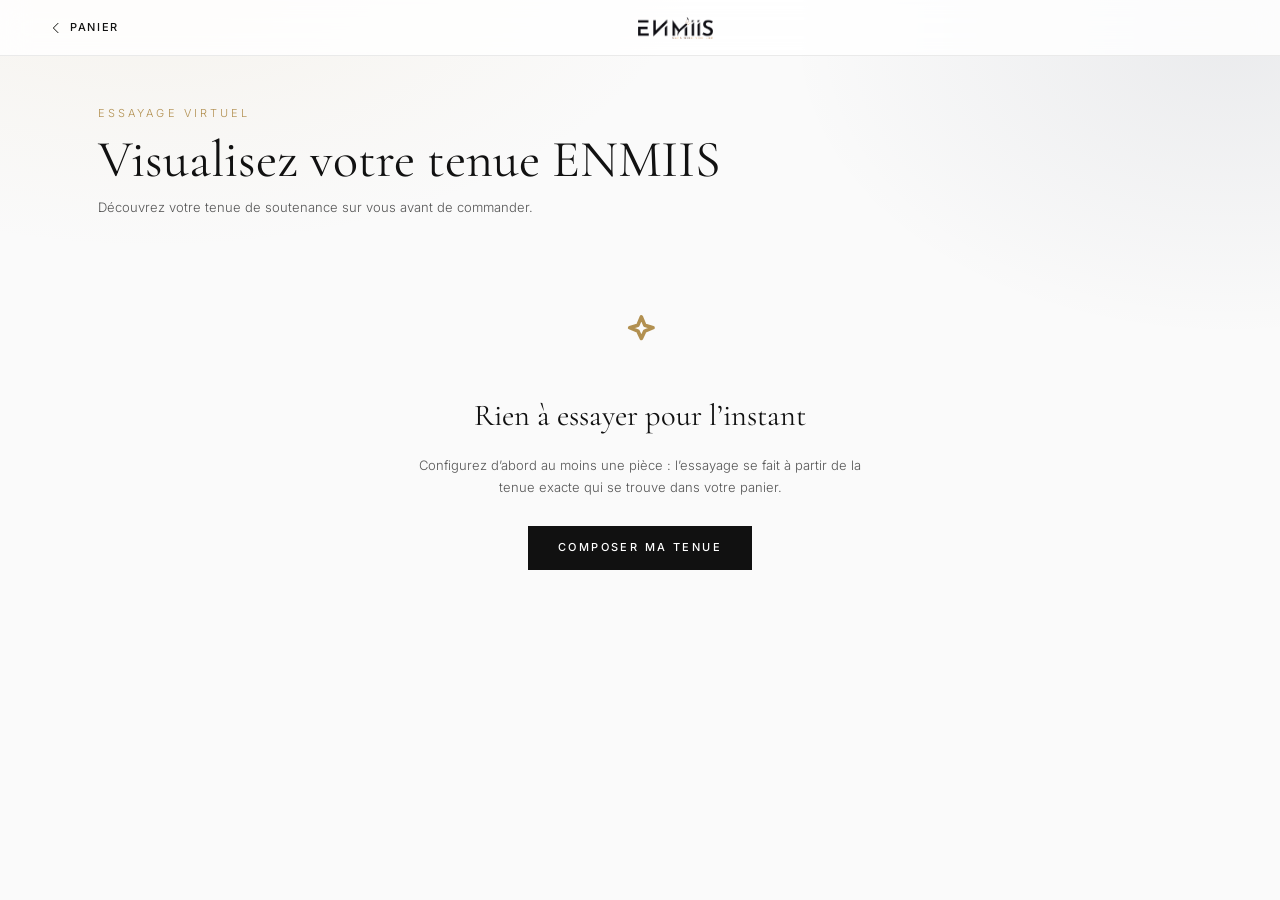
<file: essayage.html>
<!DOCTYPE html>
<html lang="fr">
<head>
  <meta charset="UTF-8">
  <meta name="viewport" content="width=device-width, initial-scale=1.0, viewport-fit=cover">
  <title>Essayage virtuel | ENMIIS</title>
  <meta name="description" content="Visualisez votre tenue de soutenance ENMIIS sur vous avant de commander, à partir d’une simple photo.">
  <meta name="theme-color" content="#FFFFFF">

  <link rel="preconnect" href="https://fonts.googleapis.com">
  <link rel="preconnect" href="https://fonts.gstatic.com" crossorigin>
  <link href="https://fonts.googleapis.com/css2?family=Cormorant+Garamond:ital,wght@0,400;0,500;0,600;1,400&family=Inter:wght@300;400;500;600&display=swap" rel="stylesheet">

  <link rel="stylesheet" href="css/styles.css">
  <link rel="stylesheet" href="css/customizer.css">
  <link rel="stylesheet" href="css/panier.css">
  <link rel="icon" href="data:image/svg+xml,%3Csvg xmlns='http://www.w3.org/2000/svg' viewBox='0 0 32 32'%3E%3Crect width='32' height='32' fill='%23111111'/%3E%3Ctext x='16' y='22' font-family='Georgia' font-size='18' fill='%23C8A86B' text-anchor='middle'%3EE%3C/text%3E%3C/svg%3E">
</head>
<body class="cz-body pn-body">

  <a class="skip-link" href="#esMain">Aller à l’essayage</a>

  <header class="cz-topbar">
    <a class="cz-topbar__back" href="panier.html">
      <svg viewBox="0 0 24 24" aria-hidden="true"><polyline points="15 5 8 12 15 19"/></svg>
      <span>Panier</span>
    </a>
    <a class="cz-topbar__logo" href="index.html" aria-label="Accueil ENMIIS">
      <img src="img/logo-enmiis.png" alt="ENMIIS">
    </a>
    <div class="cz-topbar__actions">
      <span class="pn-count" id="esCount" aria-live="polite"></span>
    </div>
  </header>

  <main class="pn-main" id="esMain">

    <header class="pn-head">
      <p class="pn-head__label">Essayage virtuel</p>
      <h1 class="pn-head__title">Visualisez votre tenue ENMIIS</h1>
      <p class="pn-head__sub">Découvrez votre tenue de soutenance sur vous avant de commander.</p>
    </header>

    <!-- ======================= PANIER VIDE ======================= -->
    <section class="pn-empty" id="esEmpty" hidden>
      <div class="pn-empty__art">
        <svg viewBox="0 0 64 64" aria-hidden="true">
          <path d="M12 3l1.9 4.6L18.5 9l-4.6 1.9L12 15l-1.9-4.1L5.5 9l4.6-1.4z" transform="translate(14 12) scale(1.6)"/>
        </svg>
      </div>
      <h2 class="pn-empty__title">Rien à essayer pour l’instant</h2>
      <p class="pn-empty__text">Configurez d’abord au moins une pièce : l’essayage se fait à partir
        de la tenue exacte qui se trouve dans votre panier.</p>
      <a class="btn btn--solid" href="soutenance.html">Composer ma tenue</a>
    </section>

    <!-- ======================= ESSAYAGE ======================= -->
    <div class="es-layout" id="esLayout" hidden>

      <!-- ---------- Colonne gauche : photo ---------- -->
      <section class="es-upload" aria-labelledby="esUploadTitle">
        <div class="cz-group">
          <h2 class="pn-checkout__title" id="esUploadTitle">Votre photo</h2>
          <p class="pn-checkout__note">Téléchargez une photo de vous pour visualiser votre tenue ENMIIS.
            De face, en pied ou à mi-corps, sur un fond dégagé — c’est ce qui donne le meilleur rendu.</p>

          <div class="cz-drop es-drop" id="esDrop" tabindex="0" role="button"
               aria-label="Déposer ou choisir une photo">
            <div class="cz-drop__ring"></div>
            <svg class="cz-drop__icon" viewBox="0 0 24 24" aria-hidden="true">
              <path d="M12 16V4"/><polyline points="7 9 12 4 17 9"/><path d="M4 20h16"/>
            </svg>
            <p class="cz-drop__title">Déposez votre photo ici</p>
            <p class="cz-drop__sub">ou cliquez pour parcourir · 10 Mo maximum</p>
            <div class="cz-drop__badges">
              <span class="cz-badge">JPG</span>
              <span class="cz-badge">JPEG</span>
              <span class="cz-badge">PNG</span>
              <span class="cz-badge">WEBP</span>
            </div>
            <input type="file" id="esFile" class="visually-hidden"
                   accept="image/jpeg,image/png,image/webp">
          </div>

          <figure class="es-photo" id="esPhoto" hidden>
            <img id="esPhotoImg" alt="Votre photo, avant génération">
            <figcaption>
              <span id="esPhotoName"></span>
              <button type="button" class="cz-file__btn cz-file__btn--danger" id="esPhotoClear">Retirer</button>
            </figcaption>
          </figure>

          <p class="cz-error" id="esError" hidden></p>

          <button type="button" class="btn btn--solid pn-submit" id="esGenerate" disabled>
            Essayer avec l’IA
          </button>
          <p class="es-privacy">Votre photo sert uniquement à produire cette visualisation.
            Elle n’est ni publiée ni jointe à votre commande.</p>
        </div>
      </section>

      <!-- ---------- Colonne droite : sélection ---------- -->
      <section class="es-selection" aria-labelledby="esSelTitle">
        <div class="cz-group">
          <h2 class="pn-checkout__title" id="esSelTitle">Votre sélection</h2>
          <ul class="es-picks" id="esPicks"></ul>
          <div class="pn-summary__row es-total">
            <span>Total</span><strong id="esTotal">0 DT</strong>
          </div>
          <a class="btn btn--line es-selection__edit" href="panier.html">Modifier ma tenue</a>
        </div>
      </section>
    </div>

    <!-- ======================= RÉSULTAT ======================= -->
    <section class="es-result" id="esResult" hidden aria-labelledby="esResultTitle">
      <p class="pn-head__label">Généré pour vous</p>
      <h2 class="es-result__title" id="esResultTitle">Votre look ENMIIS</h2>

      <figure class="es-result__figure">
        <img id="esResultImg" alt="Visualisation de votre tenue ENMIIS portée">
      </figure>

      <div class="es-result__panel">
        <h3 class="es-result__sub">Votre sélection</h3>
        <ul class="es-picks" id="esResultPicks"></ul>
        <div class="pn-summary__row es-total">
          <span>Total</span><strong id="esResultTotal">0 DT</strong>
        </div>

        <div class="es-result__actions">
          <a class="btn btn--solid" href="panier.html#pnForm">Commander</a>
          <a class="btn btn--line" href="panier.html">Modifier ma tenue</a>
          <button type="button" class="btn btn--line" id="esRetry">Essayer une autre photo</button>
        </div>

        <p class="es-disclaimer">Visualisation générée par IA. Le rendu peut légèrement différer
          du produit réel.</p>
        <p class="es-back"><a href="panier.html">Retour au panier</a></p>
      </div>
    </section>

    <!-- ======================= ATTENTE ======================= -->
    <div class="es-wait" id="esWait" hidden aria-live="polite">
      <div class="es-wait__ring" aria-hidden="true"></div>
      <p class="es-wait__title">Composition de votre tenue…</p>
      <p class="es-wait__text">Cela prend une vingtaine de secondes. Ne fermez pas cette page.</p>
    </div>
  </main>

  <div class="toast" id="toast" role="status" aria-live="polite"></div>

  <script src="js/main.js" defer></script>
  <script src="js/cz-catalog.js" defer></script>
  <script src="js/cz-store.js" defer></script>
  <script src="js/essayage.js" defer></script>
</body>
</html>
</file>
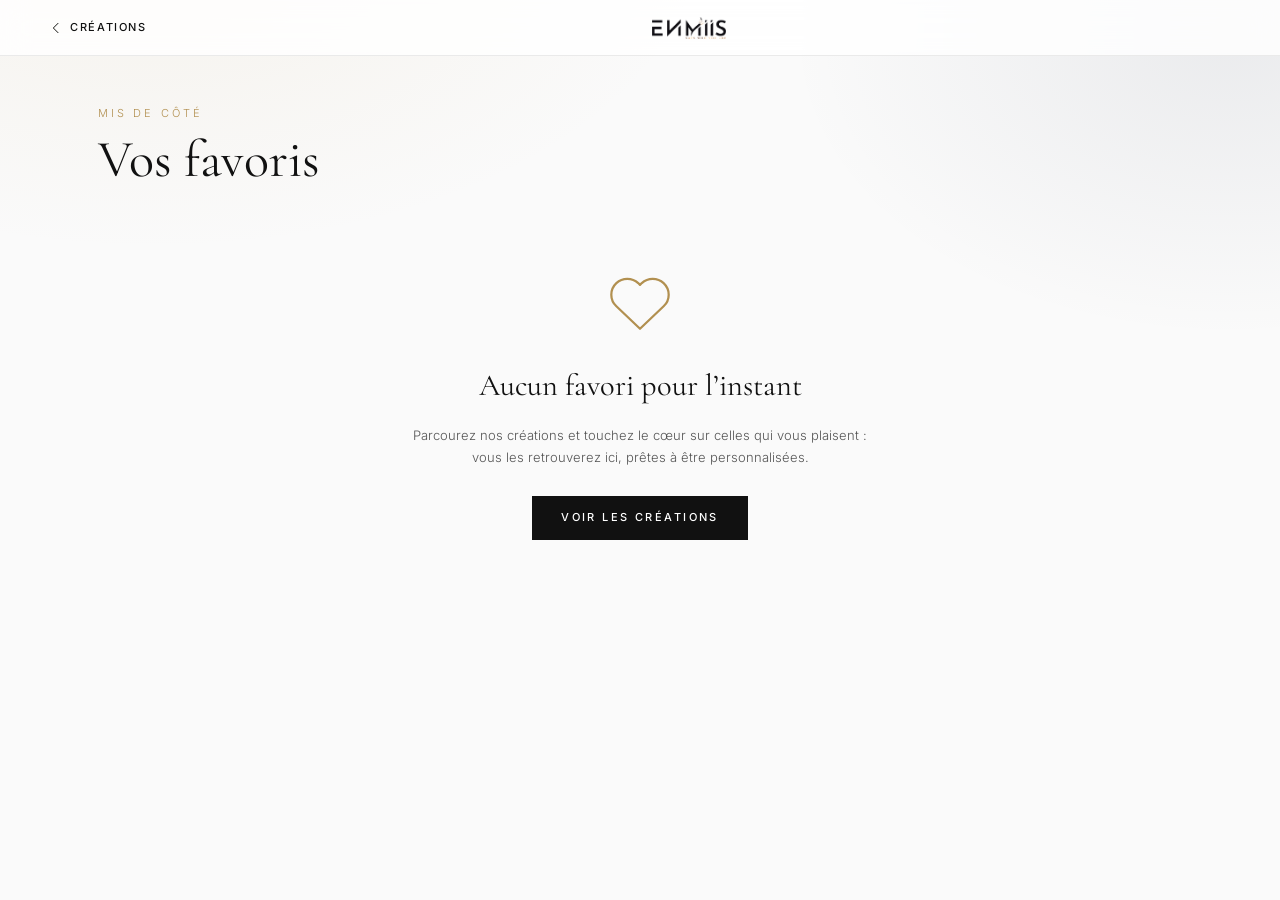
<file: favoris.html>
<!DOCTYPE html>
<html lang="fr">
<head>
  <meta charset="UTF-8">
  <meta name="viewport" content="width=device-width, initial-scale=1.0, viewport-fit=cover">
  <title>Vos Favoris | ENMIIS</title>
  <meta name="description" content="Vos créations ENMIIS mises de côté : retrouvez-les et lancez la personnalisation quand vous êtes prête.">
  <meta name="theme-color" content="#FFFFFF">

  <link rel="preconnect" href="https://fonts.googleapis.com">
  <link rel="preconnect" href="https://fonts.gstatic.com" crossorigin>
  <link href="https://fonts.googleapis.com/css2?family=Cormorant+Garamond:ital,wght@0,400;0,500;0,600;1,400&family=Inter:wght@300;400;500;600&display=swap" rel="stylesheet">

  <link rel="stylesheet" href="css/styles.css">
  <link rel="stylesheet" href="css/customizer.css">
  <link rel="stylesheet" href="css/panier.css">
  <link rel="icon" href="data:image/svg+xml,%3Csvg xmlns='http://www.w3.org/2000/svg' viewBox='0 0 32 32'%3E%3Crect width='32' height='32' fill='%23111111'/%3E%3Ctext x='16' y='22' font-family='Georgia' font-size='18' fill='%23C8A86B' text-anchor='middle'%3EE%3C/text%3E%3C/svg%3E">
</head>
<body class="cz-body pn-body">

  <a class="skip-link" href="#fvMain">Aller à vos favoris</a>

  <header class="cz-topbar">
    <a class="cz-topbar__back" href="soutenance.html">
      <svg viewBox="0 0 24 24" aria-hidden="true"><polyline points="15 5 8 12 15 19"/></svg>
      <span>Créations</span>
    </a>
    <a class="cz-topbar__logo" href="index.html" aria-label="Accueil ENMIIS">
      <img src="img/logo-enmiis.png" alt="ENMIIS">
    </a>
    <div class="cz-topbar__actions">
      <span class="pn-count" id="fvCount" aria-live="polite"></span>
    </div>
  </header>

  <main class="pn-main" id="fvMain">

    <header class="pn-head">
      <p class="pn-head__label">Mis de côté</p>
      <h1 class="pn-head__title">Vos favoris</h1>
      <p class="pn-head__sub" id="fvSub"></p>
    </header>

    <section class="pn-empty" id="fvEmpty" hidden>
      <div class="pn-empty__art">
        <svg viewBox="0 0 64 64" aria-hidden="true">
          <path d="M32 54l-21-20c-6-5.6-6-15 0-20.6 5.4-5 14-5 19.4 0L32 15l1.6-1.6c5.4-5 14-5 19.4 0 6 5.6 6 15 0 20.6L32 54z"/>
        </svg>
      </div>
      <h2 class="pn-empty__title">Aucun favori pour l’instant</h2>
      <p class="pn-empty__text">Parcourez nos créations et touchez le cœur sur celles qui vous plaisent :
        vous les retrouverez ici, prêtes à être personnalisées.</p>
      <a class="btn btn--solid" href="soutenance.html">Voir les créations</a>
    </section>

    <section class="fv-grid" id="fvGrid" hidden aria-label="Créations favorites"></section>
  </main>

  <div class="toast" id="toast" role="status" aria-live="polite"></div>

  <script src="js/main.js" defer></script>
  <script src="js/favoris.js" defer></script>
</body>
</html>
</file>
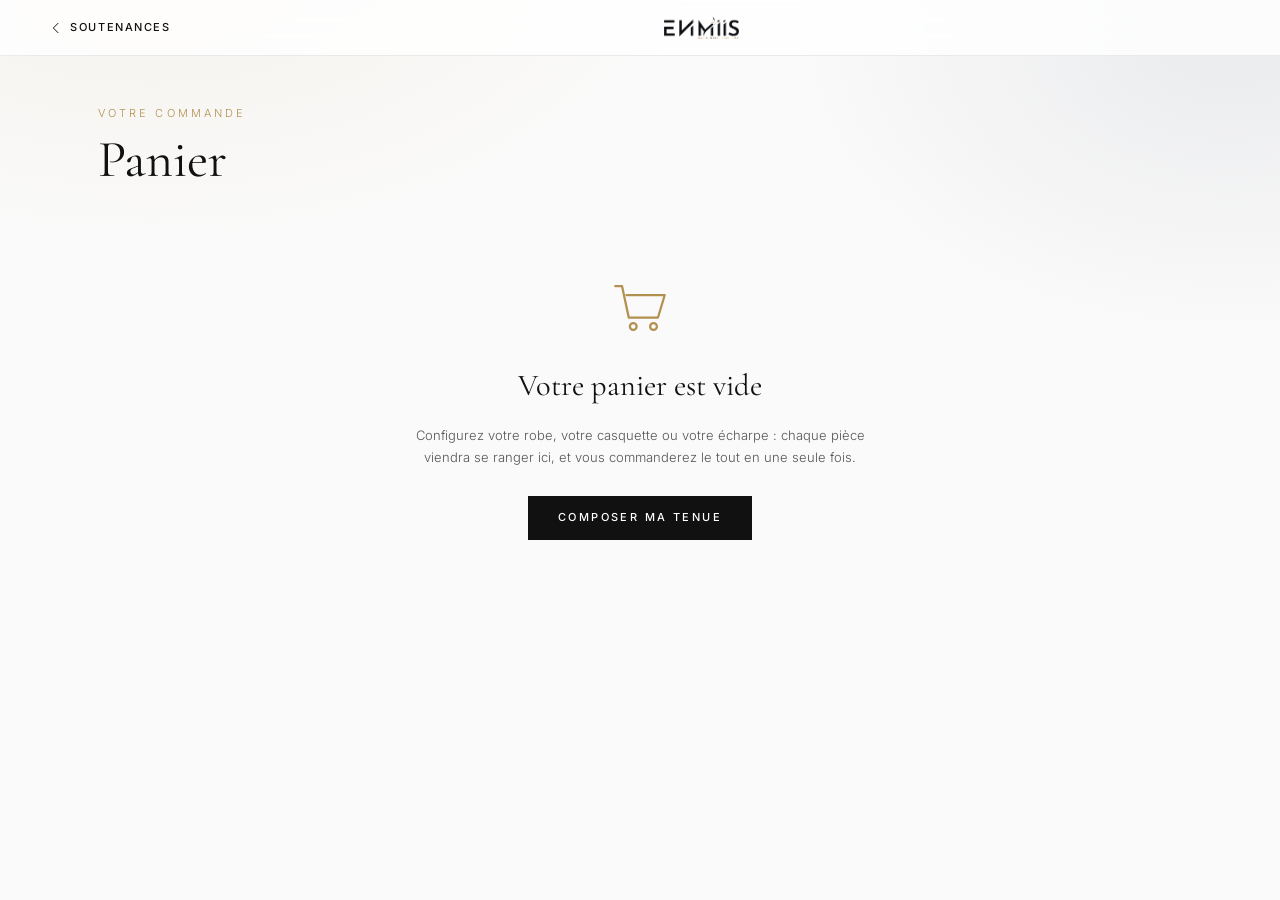
<file: panier.html>
<!DOCTYPE html>
<html lang="fr">
<head>
  <meta charset="UTF-8">
  <meta name="viewport" content="width=device-width, initial-scale=1.0, viewport-fit=cover">
  <title>Votre Panier | ENMIIS</title>
  <meta name="description" content="Votre panier ENMIIS : vérifiez vos tenues de soutenance, renseignez vos coordonnées et envoyez votre commande à l’atelier.">
  <meta name="theme-color" content="#FFFFFF">

  <link rel="preconnect" href="https://fonts.googleapis.com">
  <link rel="preconnect" href="https://fonts.gstatic.com" crossorigin>
  <link href="https://fonts.googleapis.com/css2?family=Cormorant+Garamond:ital,wght@0,400;0,500;0,600;1,400&family=Inter:wght@300;400;500;600&display=swap" rel="stylesheet">

  <link rel="stylesheet" href="css/styles.css">
  <link rel="stylesheet" href="css/customizer.css">
  <link rel="stylesheet" href="css/panier.css">
  <link rel="stylesheet" href="css/preview.css">
  <link rel="icon" href="data:image/svg+xml,%3Csvg xmlns='http://www.w3.org/2000/svg' viewBox='0 0 32 32'%3E%3Crect width='32' height='32' fill='%23111111'/%3E%3Ctext x='16' y='22' font-family='Georgia' font-size='18' fill='%23C8A86B' text-anchor='middle'%3EE%3C/text%3E%3C/svg%3E">
</head>
<body class="cz-body pn-body">

  <a class="skip-link" href="#pnMain">Aller au panier</a>

  <!-- ======================= TOPBAR ======================= -->
  <header class="cz-topbar">
    <a class="cz-topbar__back" href="soutenance.html">
      <svg viewBox="0 0 24 24" aria-hidden="true"><polyline points="15 5 8 12 15 19"/></svg>
      <span>Soutenances</span>
    </a>
    <a class="cz-topbar__logo" href="index.html" aria-label="Accueil ENMIIS">
      <img src="img/logo-enmiis.png" alt="ENMIIS">
    </a>
    <div class="cz-topbar__actions">
      <span class="pn-count" id="pnCount" aria-live="polite"></span>
    </div>
  </header>

  <main class="pn-main" id="pnMain">

    <header class="pn-head">
      <p class="pn-head__label">Votre commande</p>
      <h1 class="pn-head__title">Panier</h1>
      <p class="pn-head__sub" id="pnSub"></p>
      <p class="pn-expiry" id="pnExpiry" hidden></p>
    </header>

    <!-- Invitation, pas une obligation : la commande reste possible sans compte. -->
    <aside class="pn-account" id="pnAccount" hidden>
      <div class="pn-account__body">
        <p class="pn-account__title" id="pnAccountTitle">Gardez votre panier</p>
        <p class="pn-account__text" id="pnAccountText">Sans compte, il s’efface au bout de 24 h.
          Avec, vous le retrouvez sur tous vos appareils.</p>
      </div>
      <div class="pn-account__actions" id="pnAccountActions">
        <a class="btn btn--solid" href="compte.html">Créer mon compte</a>
        <a class="btn btn--line" href="compte.html?mode=login">Me connecter</a>
      </div>
    </aside>

    <!-- ======================= PANIER VIDE ======================= -->
    <section class="pn-empty" id="pnEmpty" hidden>
      <div class="pn-empty__art">
        <svg viewBox="0 0 64 64" aria-hidden="true">
          <path d="M10 16h6l6 28h26l6-20H20"/><circle cx="26" cy="52" r="3"/><circle cx="44" cy="52" r="3"/>
        </svg>
      </div>
      <h2 class="pn-empty__title">Votre panier est vide</h2>
      <p class="pn-empty__text">Configurez votre robe, votre casquette ou votre écharpe : chaque pièce
        viendra se ranger ici, et vous commanderez le tout en une seule fois.</p>
      <a class="btn btn--solid" href="soutenance.html">Composer ma tenue</a>
    </section>

    <!-- ======================= CONTENU ======================= -->
    <div class="pn-layout" id="pnLayout" hidden>

      <section class="pn-items" aria-label="Articles du panier">
        <ul id="pnList"></ul>

        <div class="pn-more" id="pnMore" hidden>
          <p class="pn-more__title">Compléter votre tenue</p>
          <div class="pn-more__row" id="pnMoreRow"></div>
        </div>

        <!-- Aperçu IA. Rempli par js/preview.js, et seulement pour une
             cliente connectée : une invitée ne voit rien. -->
        <section class="pn-preview" id="pnPreview" hidden aria-label="Aperçu IA"></section>

      </section>

      <section class="pn-checkout" aria-label="Vos coordonnées">
        <div class="cz-group">
          <h2 class="pn-checkout__title">Vos coordonnées</h2>
          <p class="pn-checkout__note">Renseignées une seule fois — elles valent pour tous les articles
            de ce panier.</p>

          <div class="cz-form" id="pnForm">
            <div class="cz-field">
              <label class="cz-field__label" for="pn_name">Nom &amp; prénom *</label>
              <input class="cz-input" id="pn_name" type="text" data-client="name"
                     placeholder="Ex : Salhi Wafa" autocomplete="name">
              <p class="cz-error" data-client-error="name" hidden></p>
            </div>
            <div class="cz-field">
              <label class="cz-field__label" for="pn_whatsapp">Numéro WhatsApp *</label>
              <input class="cz-input" id="pn_whatsapp" type="tel" data-client="whatsapp"
                     placeholder="Ex : 22 123 456" autocomplete="tel">
              <p class="cz-error" data-client-error="whatsapp" hidden></p>
            </div>
            <div class="cz-field">
              <label class="cz-field__label" for="pn_email">E-mail (optionnel)</label>
              <input class="cz-input" id="pn_email" type="email" data-client="email"
                     placeholder="vous@exemple.tn" autocomplete="email">
              <p class="cz-error" data-client-error="email" hidden></p>
            </div>
            <div class="cz-field">
              <label class="cz-field__label" for="pn_region">Région *</label>
              <select class="cz-input" id="pn_region" data-client="region"></select>
              <p class="cz-error" data-client-error="region" hidden></p>
            </div>
            <div class="cz-field">
              <label class="cz-field__label" for="pn_university">Université / établissement</label>
              <input class="cz-input" id="pn_university" type="text" data-client="university"
                     placeholder="Ex : Université de Tunis El Manar">
            </div>
            <div class="cz-field">
              <label class="cz-field__label" for="pn_date">Date de soutenance *</label>
              <input class="cz-input" id="pn_date" type="date" data-client="date">
              <p class="cz-error" data-client-error="date" hidden></p>
            </div>
            <div class="cz-field cz-field--wide">
              <label class="cz-field__label" for="pn_promo">Code promo</label>
              <input class="cz-input" id="pn_promo" type="text" data-client="promo"
                     placeholder="Si vous en avez un" autocomplete="off" spellcheck="false">
              <p class="cz-hint" id="pnPromoOk" hidden>Code appliqué.</p>
              <p class="cz-error" data-client-error="promo" hidden></p>
            </div>
            <div class="cz-field cz-field--wide">
              <label class="cz-field__label" for="pn_notes">Remarques</label>
              <textarea class="cz-input" id="pn_notes" data-client="notes" rows="3"
                        placeholder="Couleurs souhaitées, contraintes de délai, précisions de broderie…"></textarea>
            </div>
          </div>
        </div>

        <div class="pn-summary">
          <div class="pn-summary__row">
            <span>Articles</span><strong id="pnSummaryCount">0</strong>
          </div>
          <p class="pn-summary__note">Le devis est confirmé par l’atelier après vérification des mesures
            et de la broderie.</p>
          <button type="button" class="btn btn--solid pn-submit" id="pnSubmit">Envoyer ma commande</button>
          <p class="cz-error" id="pnFormError" hidden></p>
        </div>
      </section>
    </div>

    <!-- ======================= CONFIRMATION ======================= -->
    <section class="pn-done" id="pnDone" hidden>
      <div class="cz-done__burst">
        <svg viewBox="0 0 64 64" aria-hidden="true">
          <circle class="cz-done__ring" cx="32" cy="32" r="26"/>
          <polyline class="cz-done__tick" points="20 33 28 41 44 23"/>
        </svg>
      </div>
      <p class="cz-done__label">Commande enregistrée</p>
      <h2 class="cz-done__title">Merci — votre commande est entre nos mains</h2>
      <p class="cz-done__ref">Référence <strong id="pnDoneRef"></strong></p>
      <p class="cz-done__text" id="pnDoneText"></p>
      <p class="cz-help cz-help--workshop" id="pnDoneOffline" hidden>La connexion à l’atelier n’a pas pu être
        confirmée immédiatement. Votre commande est enregistrée sur cet appareil et sera transmise dès que
        possible — par sécurité, envoyez aussi votre référence par WhatsApp.</p>
      <div class="cz-done__actions">
        <button type="button" class="btn btn--solid" id="pnPdf">Télécharger le récapitulatif</button>
        <a class="btn btn--line" href="soutenance.html">Composer une autre tenue</a>
      </div>
    </section>
  </main>

  <div class="toast" id="toast" role="status" aria-live="polite"></div>

  <script src="js/main.js" defer></script>
  <script src="js/cz-catalog.js" defer></script>
  <script src="js/cz-store.js" defer></script>
  <script src="js/account.js" defer></script>
  <script src="js/panier.js" defer></script>
  <script src="js/preview.js" defer></script>
</body>
</html>
</file>
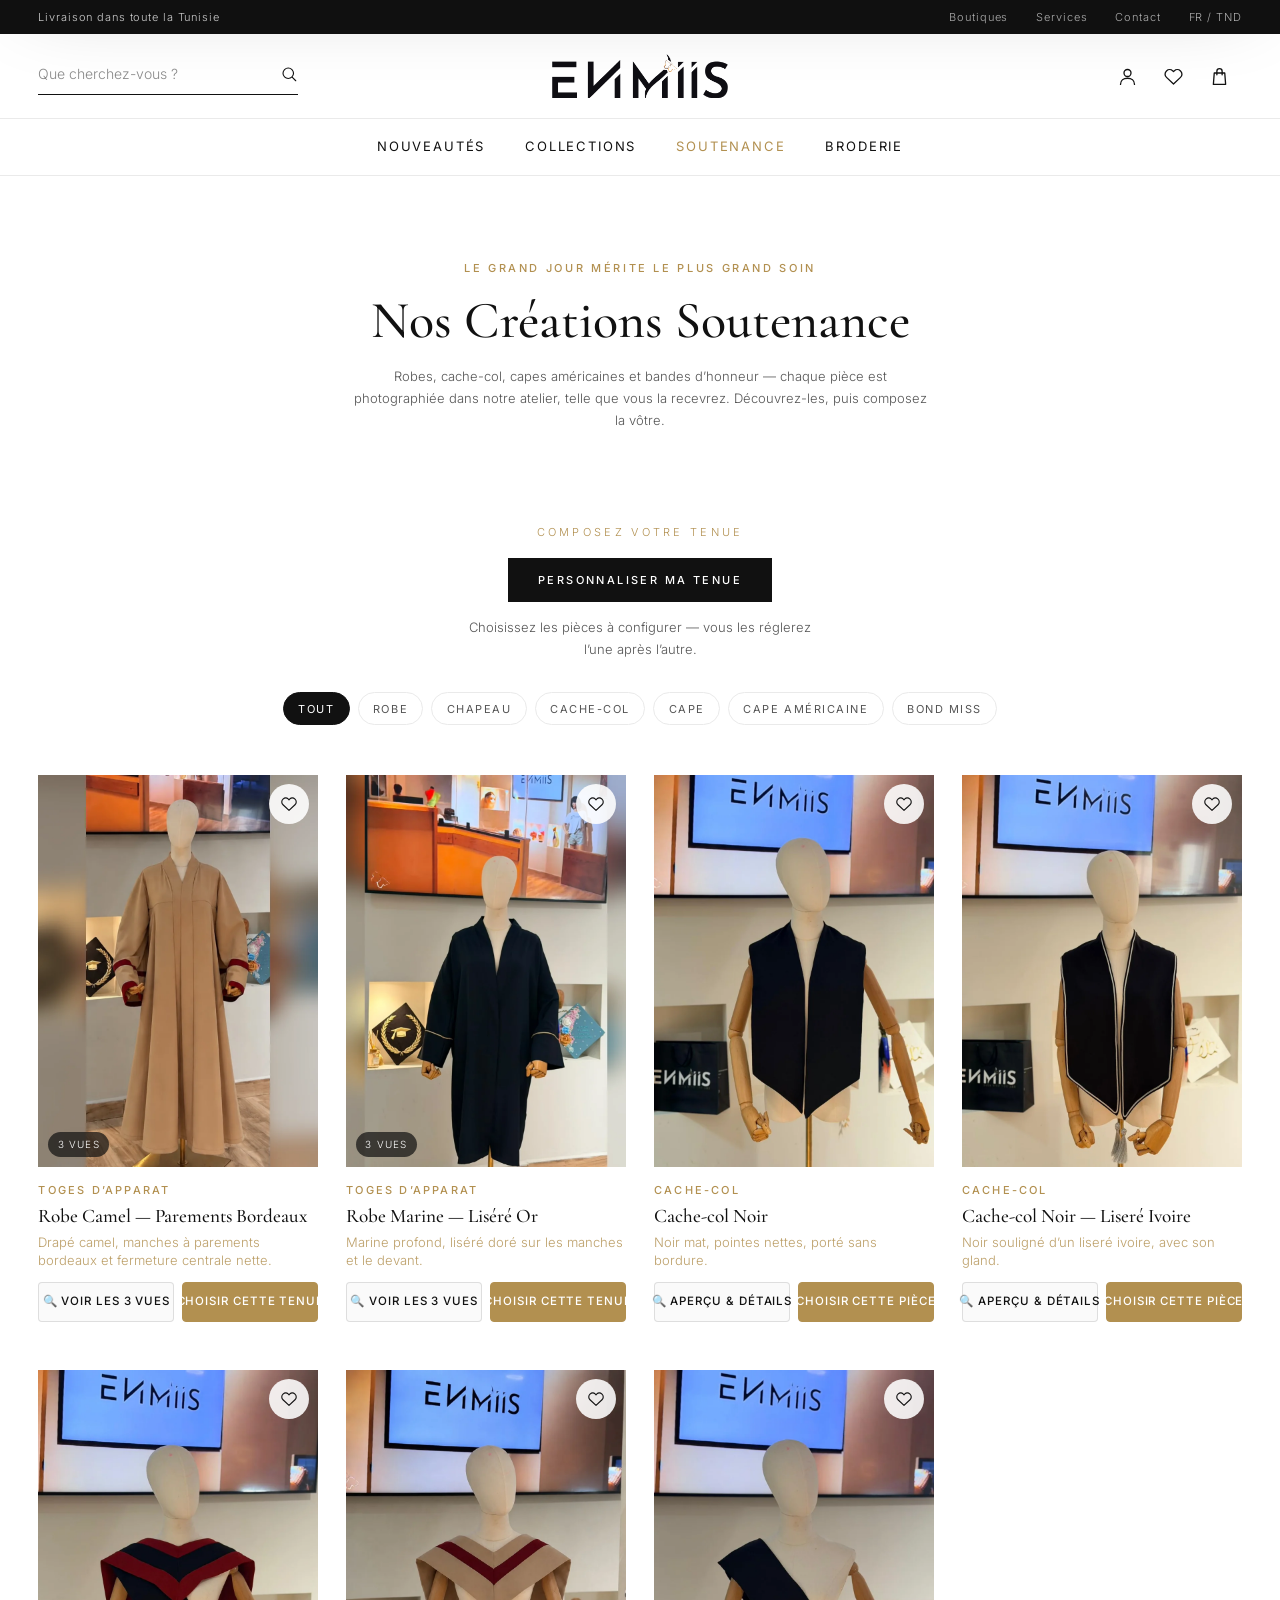
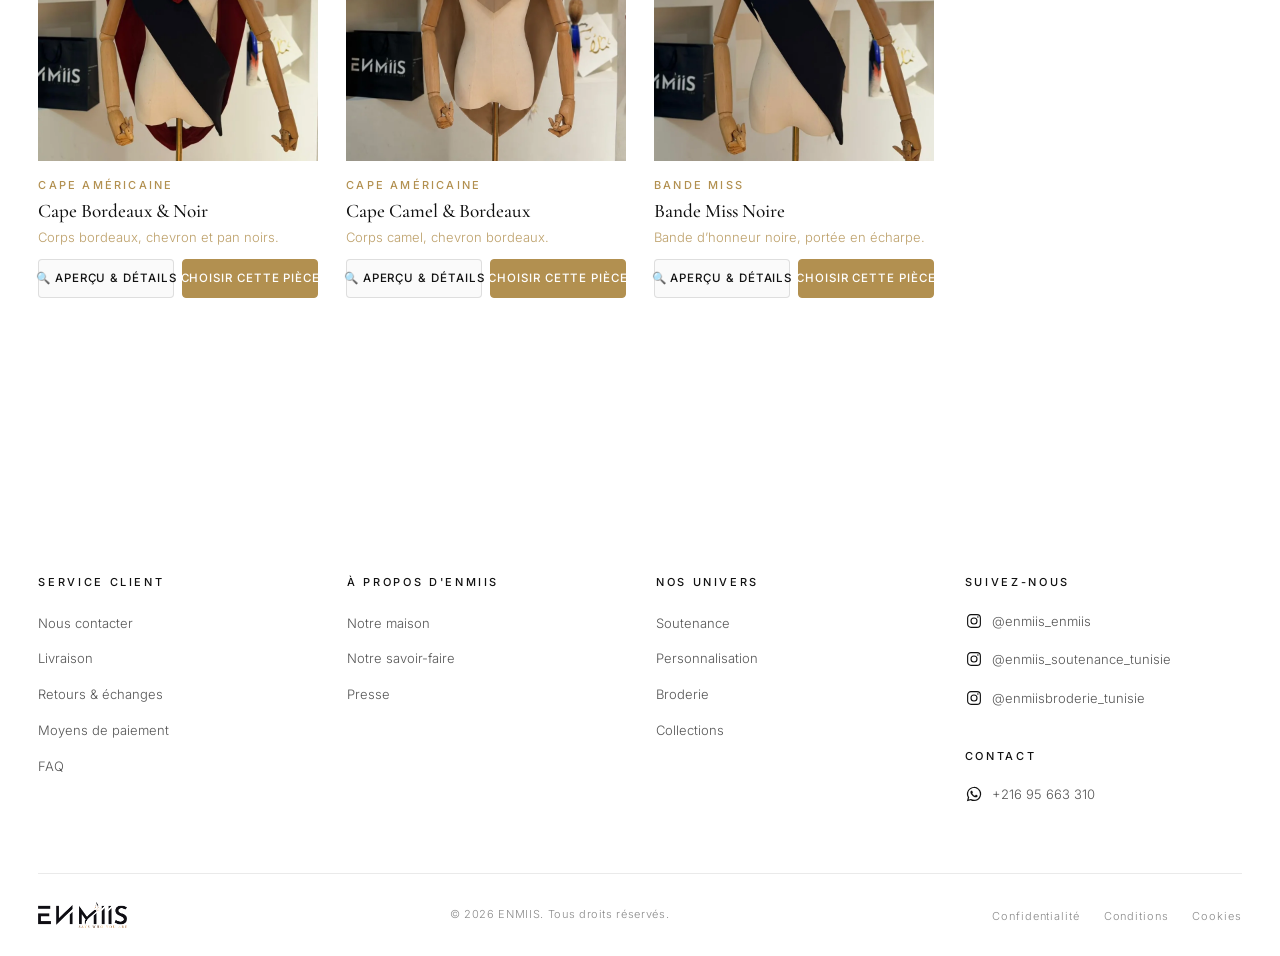
<file: soutenance.html>
<!DOCTYPE html>
<html lang="fr">
<head>
  <meta charset="UTF-8">
  <meta name="viewport" content="width=device-width, initial-scale=1.0, viewport-fit=cover">
  <title>Soutenances — Nos Créations | ENMIIS</title>
  <meta name="description" content="Découvrez les créations soutenance ENMIIS : robes, cache-col, capes américaines et bandes d’honneur, photographiées dans notre atelier.">
  <meta name="theme-color" content="#FFFFFF">

  <link rel="preconnect" href="https://fonts.googleapis.com">
  <link rel="preconnect" href="https://fonts.gstatic.com" crossorigin>
  <link href="https://fonts.googleapis.com/css2?family=Cormorant+Garamond:ital,wght@0,400;0,500;0,600;1,400;1,500&family=Inter:wght@300;400;500;600&display=swap" rel="stylesheet">

  <link rel="stylesheet" href="css/styles.css">
  <link rel="icon" href="data:image/svg+xml,%3Csvg xmlns='http://www.w3.org/2000/svg' viewBox='0 0 32 32'%3E%3Crect width='32' height='32' fill='%23111111'/%3E%3Ctext x='16' y='22' font-family='Georgia' font-size='18' fill='%23C8A86B' text-anchor='middle'%3EE%3C/text%3E%3C/svg%3E">
</head>
<body>

  <a class="skip-link" href="#main">Aller au contenu</a>

  <!-- ======================= HEADER ======================= -->
  <header class="site-header" id="siteHeader">

    <div class="utility-bar">
      <div class="container utility-bar__inner">
        <p class="utility-bar__note">Livraison dans toute la Tunisie</p>
        <nav class="utility-bar__links" aria-label="Utilitaire">
          <a href="#">Boutiques</a>
          <a href="#">Services</a>
          <a href="#">Contact</a>
          <button class="utility-bar__lang" type="button">FR / TND</button>
        </nav>
      </div>
    </div>

    <div class="header-main">
      <div class="container header-main__inner">

        <!-- Recherche visible en desktop : sur mobile c'est la loupe qui sert. -->
        <form class="header-search" role="search" onsubmit="return false;">
          <input class="header-search__input" id="headerSearchInput" type="search"
                 placeholder="Que cherchez-vous ?" autocomplete="off" aria-label="Rechercher">
          <button class="header-search__btn" id="headerSearchBtn" type="button" aria-label="Lancer la recherche">
            <svg viewBox="0 0 24 24" aria-hidden="true"><circle cx="11" cy="11" r="7"/><line x1="16.5" y1="16.5" x2="21" y2="21"/></svg>
          </button>
        </form>

        <div class="header-main__left">
          <button class="icon-btn header-burger" id="burgerBtn" type="button" aria-label="Ouvrir le menu" aria-expanded="false" aria-controls="mobileMenu">
            <span class="burger-lines"><span></span><span></span></span>
          </button>
          <a class="header-logo" href="index.html" aria-label="Accueil ENMIIS">
            <img src="img/logo-enmiis.png" alt="ENMIIS — Says Who You Are">
          </a>
        </div>

        <div class="header-main__right">
          <button class="icon-btn" id="searchBtn" type="button" aria-label="Rechercher">
            <svg viewBox="0 0 24 24" aria-hidden="true"><circle cx="11" cy="11" r="7"/><line x1="16.5" y1="16.5" x2="21" y2="21"/></svg>
          </button>
          <a class="icon-btn header-account" id="accountBtn" href="compte.html" aria-label="Mon compte">
            <svg viewBox="0 0 24 24" aria-hidden="true"><circle cx="12" cy="8" r="4"/><path d="M4 21c0-4.4 3.6-7 8-7s8 2.6 8 7"/></svg>
          </a>
          <a class="icon-btn header-wishlist" id="wishlistBtn" href="favoris.html" aria-label="Voir mes favoris">
            <svg viewBox="0 0 24 24" aria-hidden="true"><path d="M12 20.5l-8-7.5c-2.2-2-2.2-5.4 0-7.4 2-1.9 5.2-1.9 7.2 0l.8.8.8-.8c2-1.9 5.2-1.9 7.2 0 2.2 2 2.2 5.4 0 7.4l-8 7.5z"/></svg>
            <span class="icon-btn__badge" id="wishlistCount" hidden>0</span>
          </a>
          <a class="icon-btn header-cart" id="cartBtn" href="panier.html" aria-label="Voir mon panier">
            <svg viewBox="0 0 24 24" aria-hidden="true"><path d="M6 8h12l1 13H5L6 8z"/><path d="M9 10V6a3 3 0 0 1 6 0v4"/></svg>
            <span class="icon-btn__badge" id="cartCount" hidden>0</span>
          </a>
        </div>

      </div>
    </div>

    <nav class="main-nav" aria-label="Navigation principale">
      <div class="container">
        <ul class="main-nav__list" id="mainNavList">
          <li class="main-nav__item"><a href="#" class="main-nav__link" data-soon>Nouveautés</a></li>
          <li class="main-nav__item"><a href="#" class="main-nav__link" data-soon>Collections</a></li>
          <li class="main-nav__item"><a href="soutenance.html" class="main-nav__link is-accent" aria-current="page">Soutenance</a></li>
          <li class="main-nav__item"><a href="#" class="main-nav__link" data-soon>Broderie</a></li>
        </ul>
      </div>
    </nav>

    <div class="header-veil" id="headerVeil" aria-hidden="true"></div>
  </header>

  <!-- ======================= SEARCH OVERLAY ======================= -->
  <div class="search-overlay" id="searchOverlay" aria-hidden="true" role="dialog" aria-label="Recherche">
    <div class="container search-overlay__inner">
      <form class="search-overlay__form" role="search" onsubmit="return false;">
        <svg viewBox="0 0 24 24" aria-hidden="true"><circle cx="11" cy="11" r="7"/><line x1="16.5" y1="16.5" x2="21" y2="21"/></svg>
        <input type="search" id="searchInput" placeholder="Rechercher une création, un produit…" autocomplete="off">
        <button class="search-overlay__close" id="searchClose" type="button" aria-label="Fermer la recherche">
          <svg viewBox="0 0 24 24" aria-hidden="true"><line x1="5" y1="5" x2="19" y2="19"/><line x1="19" y1="5" x2="5" y2="19"/></svg>
        </button>
      </form>
      <div class="search-overlay__suggestions">
        <p class="search-overlay__label">Recherches populaires</p>
        <ul>
          <li><a href="customizer.html">Toge de soutenance</a></li>
          <li><a href="customizer.html">Écharpe Félicitations Dr</a></li>
          <li><a href="soutenance.html">Box cadeau soutenance</a></li>
          <li><a href="#" data-soon>Peignoir brodé</a></li>
          <li><a href="customizer.html">Mortier</a></li>
        </ul>
      </div>
    </div>
  </div>

  <!-- ======================= MOBILE MENU ======================= -->
  <div class="mobile-menu" id="mobileMenu" aria-hidden="true" role="dialog" aria-label="Menu">
    <div class="mobile-menu__header">
      <span class="mobile-menu__logo"><img src="img/logo-enmiis.png" alt="ENMIIS"></span>
      <button class="icon-btn mobile-menu__close" id="mobileMenuClose" type="button" aria-label="Fermer le menu">
        <svg viewBox="0 0 24 24" aria-hidden="true"><line x1="5" y1="5" x2="19" y2="19"/><line x1="19" y1="5" x2="5" y2="19"/></svg>
      </button>
    </div>

    <nav class="mobile-menu__nav" aria-label="Menu mobile">
      <ul class="mobile-menu__list">
        <li class="mobile-menu__item" data-stagger><a class="mobile-menu__link" href="#" data-soon>Nouveautés</a></li>
        <li class="mobile-menu__item" data-stagger><a class="mobile-menu__link" href="#" data-soon>Collections</a></li>
        <li class="mobile-menu__item" data-stagger><a class="mobile-menu__link is-accent" href="soutenance.html">Soutenance</a></li>
        <li class="mobile-menu__item" data-stagger><a class="mobile-menu__link" href="#" data-soon>Broderie</a></li>
      </ul>
    </nav>

    <div class="mobile-menu__footer" data-stagger>
      <a href="customizer.html" class="mobile-menu__utility">
        <svg viewBox="0 0 24 24" aria-hidden="true"><path d="M12 3l2.2 5.4L20 9l-4.4 3.8L17 19l-5-3.2L7 19l1.4-6.2L4 9l5.8-.6L12 3z"/></svg>
        Personnaliser ma tenue
      </a>
      <a href="#" class="mobile-menu__utility">
        <svg viewBox="0 0 24 24" aria-hidden="true"><path d="M12 21s-7-5.2-7-11a7 7 0 0 1 14 0c0 5.8-7 11-7 11z"/><circle cx="12" cy="10" r="2.5"/></svg>
        Trouver une boutique
      </a>
      <button class="mobile-menu__utility" type="button">
        <svg viewBox="0 0 24 24" aria-hidden="true"><circle cx="12" cy="12" r="9"/><path d="M3 12h18M12 3c2.5 2.6 3.8 5.7 3.8 9S14.5 18.4 12 21c-2.5-2.6-3.8-5.7-3.8-9S9.5 5.6 12 3z"/></svg>
        FR / TND
      </button>
    </div>
  </div>
  <div class="scrim" id="scrim" aria-hidden="true"></div>

  <main id="main">

    <!-- ======================= PAGE HERO ======================= -->
    <section class="page-hero">
      <div class="page-hero__inner" data-reveal>
        <p class="page-hero__label">Le grand jour mérite le plus grand soin</p>
        <h1 class="page-hero__title">Nos Créations Soutenance</h1>
        <p class="page-hero__text">Robes, cache-col, capes américaines et bandes d’honneur — chaque pièce est photographiée dans notre atelier, telle que vous la recevrez. Découvrez-les, puis composez la vôtre.</p>
      </div>
    </section>

    <!-- ======================= COMPOSER SA TENUE =======================
         L'appel a l'action ouvre le choix des pieces : la cliente coche
         ce qu'elle veut, puis le configurateur les enchaine. -->
    <div class="works-start" data-reveal>
      <p class="works-start__label">Composez votre tenue</p>
      <button class="btn btn--solid" id="startCustom" type="button"
              aria-haspopup="dialog" aria-controls="pieceDialog">Personnaliser ma tenue</button>
      <p class="works-start__hint">Choisissez les pièces à configurer — vous les réglerez l’une après l’autre.</p>
    </div>

    <!-- ======================= FILTERS ======================= -->
    <div class="works-filter" id="worksFilter" role="group" aria-label="Filtrer par pièce">
      <button type="button" class="is-active" data-filter="all" aria-pressed="true">Tout</button>
      <button type="button" data-filter="robe" aria-pressed="false">Robe</button>
      <button type="button" data-filter="chapeau" aria-pressed="false">Chapeau</button>
      <button type="button" data-filter="cache-col" aria-pressed="false">Cache-col</button>
      <button type="button" data-filter="cape" aria-pressed="false">Cape</button>
      <button type="button" data-filter="cape-americaine" aria-pressed="false">Cape américaine</button>
      <button type="button" data-filter="bond-miss" aria-pressed="false">Bond miss</button>
    </div>

    <!-- ======================= WORKS GRID ======================= -->
    <section class="section" style="padding-top: 0;">
      <div class="container">
        <div class="works-grid">

          <!-- Robe Camel — Parements Bordeaux -->
          <div class="work-card" data-category="robe" data-reveal>
            <div class="work-card__media">
              <img src="img/designs/robe/robe-1-1.webp" alt="Robe de soutenance camel à parements bordeaux, vue de face" loading="lazy" decoding="async">
              <!-- La photographie entiere ouvre la visionneuse : devant une
                   image, c'est le geste attendu, bien avant un bouton. Le
                   coeur passe au-dessus pour rester cliquable. -->
              <button class="work-card__media-open" type="button" data-open-modal="robe-1"
                      aria-label="Voir les trois vues de la robe camel"></button>
              <span class="work-card__views">3 vues</span>
              <button class="work-card__wishlist" type="button" aria-label="Ajouter aux favoris" aria-pressed="false">
                <svg viewBox="0 0 24 24" aria-hidden="true"><path d="M12 20.5l-8-7.5c-2.2-2-2.2-5.4 0-7.4 2-1.9 5.2-1.9 7.2 0l.8.8.8-.8c2-1.9 5.2-1.9 7.2 0 2.2 2 2.2 5.4 0 7.4l-8 7.5z"/></svg>
              </button>
            </div>
            <p class="work-card__label">Toges d’apparat</p>
            <h3 class="work-card__title">Robe Camel — Parements Bordeaux</h3>
            <p class="work-card__desc">Drapé camel, manches à parements bordeaux et fermeture centrale nette.</p>
            <div class="work-card__actions">
              <button type="button" class="work-card__btn-zoom" data-open-modal="robe-1">🔍 Voir les 3 vues</button>
              <a href="customizer.html?produit=robe&amp;preset=robe-1" class="work-card__btn-choose">Choisir cette tenue</a>
            </div>
          </div>

          <!-- Robe Marine — Liséré Or -->
          <div class="work-card" data-category="robe" data-reveal>
            <div class="work-card__media">
              <img src="img/designs/robe/robe-2-1.webp" alt="Robe de soutenance marine à liseré doré, vue de face" loading="lazy" decoding="async">
              <!-- La photographie entiere ouvre la visionneuse : devant une
                   image, c'est le geste attendu, bien avant un bouton. Le
                   coeur passe au-dessus pour rester cliquable. -->
              <button class="work-card__media-open" type="button" data-open-modal="robe-2"
                      aria-label="Voir les trois vues de la robe marine"></button>
              <span class="work-card__views">3 vues</span>
              <button class="work-card__wishlist" type="button" aria-label="Ajouter aux favoris" aria-pressed="false">
                <svg viewBox="0 0 24 24" aria-hidden="true"><path d="M12 20.5l-8-7.5c-2.2-2-2.2-5.4 0-7.4 2-1.9 5.2-1.9 7.2 0l.8.8.8-.8c2-1.9 5.2-1.9 7.2 0 2.2 2 2.2 5.4 0 7.4l-8 7.5z"/></svg>
              </button>
            </div>
            <p class="work-card__label">Toges d’apparat</p>
            <h3 class="work-card__title">Robe Marine — Liséré Or</h3>
            <p class="work-card__desc">Marine profond, liséré doré sur les manches et le devant.</p>
            <div class="work-card__actions">
              <button type="button" class="work-card__btn-zoom" data-open-modal="robe-2">🔍 Voir les 3 vues</button>
              <a href="customizer.html?produit=robe&amp;preset=robe-2" class="work-card__btn-choose">Choisir cette tenue</a>
            </div>
          </div>

          <!-- Cache-col Noir -->
          <div class="work-card" data-category="cache-col" data-reveal>
            <div class="work-card__media">
              <img src="img/designs/cache-col/cachecol-1-1.webp" alt="Cache-col de soutenance noir, sans bordure" loading="lazy" decoding="async">
              <button class="work-card__media-open" type="button" data-open-modal="cachecol-1"
                      aria-label="Voir cache-col noir en grand"></button>
              <button class="work-card__wishlist" type="button" aria-label="Ajouter aux favoris" aria-pressed="false">
                <svg viewBox="0 0 24 24" aria-hidden="true"><path d="M12 20.5l-8-7.5c-2.2-2-2.2-5.4 0-7.4 2-1.9 5.2-1.9 7.2 0l.8.8.8-.8c2-1.9 5.2-1.9 7.2 0 2.2 2 2.2 5.4 0 7.4l-8 7.5z"/></svg>
              </button>
            </div>
            <p class="work-card__label">Cache-col</p>
            <h3 class="work-card__title">Cache-col Noir</h3>
            <p class="work-card__desc">Noir mat, pointes nettes, porté sans bordure.</p>
            <div class="work-card__actions">
              <button type="button" class="work-card__btn-zoom" data-open-modal="cachecol-1">🔍 Aperçu &amp; détails</button>
              <a href="customizer.html?produit=echarpe&amp;preset=cachecol-1" class="work-card__btn-choose">Choisir cette pièce</a>
            </div>
          </div>

          <!-- Cache-col Noir — Liseré Ivoire -->
          <div class="work-card" data-category="cache-col" data-reveal>
            <div class="work-card__media">
              <img src="img/designs/cache-col/cachecol-2-1.webp" alt="Cache-col de soutenance noir bordé d’un liseré ivoire" loading="lazy" decoding="async">
              <button class="work-card__media-open" type="button" data-open-modal="cachecol-2"
                      aria-label="Voir cache-col noir — liseré ivoire en grand"></button>
              <button class="work-card__wishlist" type="button" aria-label="Ajouter aux favoris" aria-pressed="false">
                <svg viewBox="0 0 24 24" aria-hidden="true"><path d="M12 20.5l-8-7.5c-2.2-2-2.2-5.4 0-7.4 2-1.9 5.2-1.9 7.2 0l.8.8.8-.8c2-1.9 5.2-1.9 7.2 0 2.2 2 2.2 5.4 0 7.4l-8 7.5z"/></svg>
              </button>
            </div>
            <p class="work-card__label">Cache-col</p>
            <h3 class="work-card__title">Cache-col Noir — Liseré Ivoire</h3>
            <p class="work-card__desc">Noir souligné d’un liseré ivoire, avec son gland.</p>
            <div class="work-card__actions">
              <button type="button" class="work-card__btn-zoom" data-open-modal="cachecol-2">🔍 Aperçu &amp; détails</button>
              <a href="customizer.html?produit=echarpe&amp;preset=cachecol-2" class="work-card__btn-choose">Choisir cette pièce</a>
            </div>
          </div>

          <!-- Cape Bordeaux & Noir -->
          <div class="work-card" data-category="cape-americaine" data-reveal>
            <div class="work-card__media">
              <img src="img/designs/cape-americaine/capeam-1-1.webp" alt="Cape américaine bordeaux à chevron noir" loading="lazy" decoding="async">
              <button class="work-card__media-open" type="button" data-open-modal="capeam-1"
                      aria-label="Voir cape bordeaux & noir en grand"></button>
              <button class="work-card__wishlist" type="button" aria-label="Ajouter aux favoris" aria-pressed="false">
                <svg viewBox="0 0 24 24" aria-hidden="true"><path d="M12 20.5l-8-7.5c-2.2-2-2.2-5.4 0-7.4 2-1.9 5.2-1.9 7.2 0l.8.8.8-.8c2-1.9 5.2-1.9 7.2 0 2.2 2 2.2 5.4 0 7.4l-8 7.5z"/></svg>
              </button>
            </div>
            <p class="work-card__label">Cape américaine</p>
            <h3 class="work-card__title">Cape Bordeaux &amp; Noir</h3>
            <p class="work-card__desc">Corps bordeaux, chevron et pan noirs.</p>
            <div class="work-card__actions">
              <button type="button" class="work-card__btn-zoom" data-open-modal="capeam-1">🔍 Aperçu &amp; détails</button>
              <a href="customizer.html?produit=cape-americaine&amp;preset=capeam-1" class="work-card__btn-choose">Choisir cette pièce</a>
            </div>
          </div>

          <!-- Cape Camel & Bordeaux -->
          <div class="work-card" data-category="cape-americaine" data-reveal>
            <div class="work-card__media">
              <img src="img/designs/cape-americaine/capeam-2-1.webp" alt="Cape américaine camel à chevron bordeaux" loading="lazy" decoding="async">
              <button class="work-card__media-open" type="button" data-open-modal="capeam-2"
                      aria-label="Voir cape camel & bordeaux en grand"></button>
              <button class="work-card__wishlist" type="button" aria-label="Ajouter aux favoris" aria-pressed="false">
                <svg viewBox="0 0 24 24" aria-hidden="true"><path d="M12 20.5l-8-7.5c-2.2-2-2.2-5.4 0-7.4 2-1.9 5.2-1.9 7.2 0l.8.8.8-.8c2-1.9 5.2-1.9 7.2 0 2.2 2 2.2 5.4 0 7.4l-8 7.5z"/></svg>
              </button>
            </div>
            <p class="work-card__label">Cape américaine</p>
            <h3 class="work-card__title">Cape Camel &amp; Bordeaux</h3>
            <p class="work-card__desc">Corps camel, chevron bordeaux.</p>
            <div class="work-card__actions">
              <button type="button" class="work-card__btn-zoom" data-open-modal="capeam-2">🔍 Aperçu &amp; détails</button>
              <a href="customizer.html?produit=cape-americaine&amp;preset=capeam-2" class="work-card__btn-choose">Choisir cette pièce</a>
            </div>
          </div>

          <!-- Bande Miss Noire -->
          <div class="work-card" data-category="bond-miss" data-reveal>
            <div class="work-card__media">
              <img src="img/designs/bande-miss/bande-1-1.webp" alt="Bande miss noire portée en écharpe" loading="lazy" decoding="async">
              <button class="work-card__media-open" type="button" data-open-modal="bande-1"
                      aria-label="Voir bande miss noire en grand"></button>
              <button class="work-card__wishlist" type="button" aria-label="Ajouter aux favoris" aria-pressed="false">
                <svg viewBox="0 0 24 24" aria-hidden="true"><path d="M12 20.5l-8-7.5c-2.2-2-2.2-5.4 0-7.4 2-1.9 5.2-1.9 7.2 0l.8.8.8-.8c2-1.9 5.2-1.9 7.2 0 2.2 2 2.2 5.4 0 7.4l-8 7.5z"/></svg>
              </button>
            </div>
            <p class="work-card__label">Bande miss</p>
            <h3 class="work-card__title">Bande Miss Noire</h3>
            <p class="work-card__desc">Bande d’honneur noire, portée en écharpe.</p>
            <div class="work-card__actions">
              <button type="button" class="work-card__btn-zoom" data-open-modal="bande-1">🔍 Aperçu &amp; détails</button>
              <a href="customizer.html?produit=bond-miss&amp;preset=bande-1" class="work-card__btn-choose">Choisir cette pièce</a>
            </div>
          </div>

        </div>

        <p class="works-empty" id="worksEmpty" hidden>Les créations de cette pièce arrivent bientôt.
          Vous pouvez déjà la composer, ou téléverser votre propre modèle.</p>

        <div class="works-own" id="worksOwn" hidden>
          <a class="btn btn--line" id="worksOwnCta" href="customizer.html?produit=robe">Téléverser mon propre modèle</a>
        </div>
      </div>
    </section>

  </main>

  <!-- ======================= CHOIX DES PIÈCES ======================= -->
  <div class="pieces" id="pieceDialog" aria-hidden="true" role="dialog" aria-modal="true"
       aria-labelledby="pieceTitle">
    <div class="pieces__panel" role="document">
      <button class="pieces__close" id="pieceClose" type="button" aria-label="Fermer">
        <svg viewBox="0 0 24 24" aria-hidden="true"><line x1="5" y1="5" x2="19" y2="19"/><line x1="19" y1="5" x2="5" y2="19"/></svg>
      </button>

      <p class="pieces__label">Étape 1 sur 2</p>
      <h2 class="pieces__title" id="pieceTitle">Quelles pièces souhaitez-vous ?</h2>
      <p class="pieces__text">Cochez tout ce que vous voulez composer. Vous configurerez chaque pièce
        l’une après l’autre, puis vous commanderez le tout en une seule fois.</p>

      <fieldset class="pieces__set">
        <legend class="visually-hidden">Pièces disponibles</legend>
        <label class="pieces__item">
          <input type="checkbox" value="robe" checked>
          <span class="pieces__name">Robe</span>
          <span class="pieces__note">Toge de soutenance</span>
        </label>
        <label class="pieces__item">
          <input type="checkbox" value="casquette">
          <span class="pieces__name">Chapeau</span>
          <span class="pieces__note">Mortier de diplômé</span>
        </label>
        <label class="pieces__item">
          <input type="checkbox" value="echarpe">
          <span class="pieces__name">Cache-col</span>
          <span class="pieces__note">Étole de félicitations</span>
        </label>
        <label class="pieces__item">
          <input type="checkbox" value="cape">
          <span class="pieces__name">Cape</span>
          <span class="pieces__note">Cape de cérémonie</span>
        </label>
        <label class="pieces__item">
          <input type="checkbox" value="cape-americaine">
          <span class="pieces__name">Cape américaine</span>
          <span class="pieces__note">Coupe américaine</span>
        </label>
        <label class="pieces__item">
          <input type="checkbox" value="bond-miss">
          <span class="pieces__name">Bond miss</span>
          <span class="pieces__note">Bande d’honneur</span>
        </label>
      </fieldset>

      <p class="cz-error" id="pieceError" hidden>Choisissez au moins une pièce.</p>

      <div class="pieces__foot">
        <p class="pieces__count" id="pieceCount">1 pièce sélectionnée</p>
        <button class="btn btn--solid" id="pieceGo" type="button">Commencer</button>
      </div>
    </div>
  </div>

  <!-- ======================= FOOTER ======================= -->
  <footer class="site-footer">
    <div class="container">

      <div class="site-footer__grid">
        <nav class="site-footer__col" aria-label="Service client">
          <p class="site-footer__heading">Service Client</p>
          <ul>
            <li><a href="#">Nous contacter</a></li>
            <li><a href="#">Livraison</a></li>
            <li><a href="#">Retours &amp; échanges</a></li>
            <li><a href="#">Moyens de paiement</a></li>
            <li><a href="#">FAQ</a></li>
          </ul>
        </nav>
        <nav class="site-footer__col" aria-label="À propos">
          <p class="site-footer__heading">À Propos d'ENMIIS</p>
          <ul>
            <li><a href="#">Notre maison</a></li>
            <li><a href="#">Notre savoir-faire</a></li>
            <li><a href="#">Presse</a></li>
          </ul>
        </nav>
        <nav class="site-footer__col" aria-label="Nos univers">
          <p class="site-footer__heading">Nos Univers</p>
          <ul>
            <li><a href="soutenance.html">Soutenance</a></li>
            <li><a href="customizer.html">Personnalisation</a></li>
            <li><a href="#" data-soon>Broderie</a></li>
            <li><a href="#" data-soon>Collections</a></li>
          </ul>
        </nav>
        <div class="site-footer__col site-footer__col--social">
          <p class="site-footer__heading">Suivez-nous</p>
          <ul class="site-footer__social">
            <li><a href="https://www.instagram.com/enmiis_enmiis/" target="_blank" rel="noopener"><svg viewBox="0 0 24 24" aria-hidden="true"><rect x="3.5" y="3.5" width="17" height="17" rx="4.5"/><circle cx="12" cy="12" r="4"/><circle cx="17.2" cy="6.8" r="1" fill="currentColor" stroke="none"/></svg><span>@enmiis_enmiis</span></a></li>
            <li><a href="https://www.instagram.com/enmiis_soutenance_tunisie/" target="_blank" rel="noopener"><svg viewBox="0 0 24 24" aria-hidden="true"><rect x="3.5" y="3.5" width="17" height="17" rx="4.5"/><circle cx="12" cy="12" r="4"/><circle cx="17.2" cy="6.8" r="1" fill="currentColor" stroke="none"/></svg><span>@enmiis_soutenance_tunisie</span></a></li>
            <li><a href="https://www.instagram.com/enmiisbroderie_tunisie/" target="_blank" rel="noopener"><svg viewBox="0 0 24 24" aria-hidden="true"><rect x="3.5" y="3.5" width="17" height="17" rx="4.5"/><circle cx="12" cy="12" r="4"/><circle cx="17.2" cy="6.8" r="1" fill="currentColor" stroke="none"/></svg><span>@enmiisbroderie_tunisie</span></a></li>
          </ul>
          <p class="site-footer__heading site-footer__heading--gap">Contact</p>
          <ul class="site-footer__social">
            <li><a href="https://wa.me/21695663310" target="_blank" rel="noopener"><svg viewBox="0 0 24 24" aria-hidden="true"><path fill="currentColor" stroke="none" d="M12.04 2.5a9.46 9.46 0 0 0-8.19 14.2L2.5 21.5l4.93-1.29a9.42 9.42 0 0 0 4.61 1.18h.01a9.46 9.46 0 0 0 6.68-16.15 9.39 9.39 0 0 0-6.69-2.74zm0 17.29h-.01a7.85 7.85 0 0 1-4-1.1l-.29-.17-2.93.77.78-2.86-.19-.29a7.83 7.83 0 0 1-1.2-4.18c0-4.33 3.53-7.86 7.87-7.86 2.1 0 4.07.82 5.55 2.31a7.8 7.8 0 0 1 2.3 5.56c0 4.34-3.53 7.86-7.88 7.86zm4.32-5.89c-.24-.12-1.4-.69-1.61-.77-.22-.08-.38-.12-.53.12-.16.24-.61.77-.75.93-.14.16-.28.18-.51.06-.24-.12-1-.37-1.9-1.18-.7-.63-1.18-1.4-1.32-1.63-.14-.24-.01-.37.1-.49.11-.11.24-.28.36-.42.12-.14.16-.24.24-.4.08-.16.04-.3-.02-.42-.06-.12-.53-1.29-.73-1.76-.19-.46-.39-.4-.53-.41h-.45c-.16 0-.42.06-.63.3-.22.24-.83.81-.83 1.98s.85 2.3.97 2.46c.12.16 1.67 2.55 4.04 3.58.56.24 1 .39 1.35.5.57.18 1.08.15 1.49.09.46-.07 1.4-.57 1.6-1.13.2-.55.2-1.03.14-1.13-.06-.1-.22-.16-.46-.28z"/></svg><span>+216 95 663 310</span></a></li>
          </ul>
        </div>
      </div>

      <div class="site-footer__bottom">
        <p class="site-footer__logo"><img src="img/logo-enmiis.png" alt="ENMIIS" loading="lazy"></p>
        <p class="site-footer__copy">© 2026 ENMIIS. Tous droits réservés.</p>
        <ul class="site-footer__legal">
          <li><a href="#">Confidentialité</a></li>
          <li><a href="#">Conditions</a></li>
          <li><a href="#">Cookies</a></li>
        </ul>
      </div>

    </div>
  </footer>

  <!-- ======================= COMING SOON OVERLAY ======================= -->
  <div class="construction" id="constructionOverlay" aria-hidden="true" role="dialog" aria-modal="true" aria-labelledby="constructionTitle">
    <div class="construction__backdrop" data-construction-close></div>
    <div class="construction__panel">
      <button class="construction__close" type="button" aria-label="Fermer" data-construction-close>
        <svg viewBox="0 0 24 24" aria-hidden="true"><line x1="5" y1="5" x2="19" y2="19"/><line x1="19" y1="5" x2="5" y2="19"/></svg>
      </button>
      <p class="construction__label">ENMIIS</p>
      <h2 class="construction__title" id="constructionTitle">Page en construction</h2>
      <p class="construction__text">Cette section arrive bientôt. Merci de votre patience.</p>
    </div>
  </div>

  <!-- ======================= LIGHTBOX / ZOOM MODAL ======================= -->
  <div class="model-modal" id="modelModal" aria-hidden="true" role="dialog" aria-modal="true">
    <div class="model-modal__backdrop" id="modelModalBackdrop"></div>
    <div class="model-modal__card">
      <button class="model-modal__close" id="modelModalClose" type="button" aria-label="Fermer">
        <svg viewBox="0 0 24 24" aria-hidden="true"><line x1="5" y1="5" x2="19" y2="19"/><line x1="19" y1="5" x2="5" y2="19"/></svg>
      </button>
      <div class="model-modal__grid">
        <div class="model-modal__zoom-container">
          <img id="modelModalImg" src="" alt="Zoom création ENMIIS" class="model-modal__img">
          <span class="model-modal__zoom-hint">🔍 Survolez pour zoomer</span>
          <div class="model-modal__thumbs" id="modelModalThumbs" hidden></div>
        </div>
        <div class="model-modal__info">
          <span id="modelModalCategory" class="work-card__label">Toges</span>
          <h2 id="modelModalTitle" class="model-modal__title">Toge d'Excellence</h2>
          <p id="modelModalDesc" class="model-modal__desc"></p>
          <ul class="model-modal__highlights" id="modelModalHighlights"></ul>
          <div class="model-modal__actions">
            <a id="modelModalChooseBtn" href="customizer.html" class="btn btn--solid model-modal__cta">
              Choisir cette tenue &amp; Personnaliser &rarr;
            </a>
          </div>
        </div>
      </div>
    </div>
  </div>

  <!-- Toast -->
  <div class="toast" id="toast" role="status" aria-live="polite"></div>

  <script src="js/main.js" defer></script>
</body>
</html>
</file>
<file: css/styles.css>
/* ============================================================
   ENMIIS — Maison de Luxe
   Swiss-inspired luxury department store
   Mobile-first · breakpoints: 768px, 1024px, 1280px
   ============================================================ */

/* ---------- Tokens ---------- */
:root {
  --white: #FFFFFF;
  --off-white: #FAFAFA;
  --ink: #111111;
  --ink-soft: #555555;
  --ink-faint: #8A8A8A;
  --line: #EAEAEA;
  --gold: #C8A86B;
  --gold-deep: #B29050;

  --serif: "Cormorant Garamond", "Times New Roman", serif;
  --sans: "Inter", "Helvetica Neue", Arial, sans-serif;

  /* Fluid type scale */
  --fs-hero: clamp(2.6rem, 1.2rem + 7vw, 5.75rem);
  --fs-h2: clamp(1.9rem, 1.2rem + 3vw, 3.25rem);
  --fs-h3: clamp(1.35rem, 1.1rem + 1.2vw, 1.9rem);
  --fs-body: 0.9375rem;
  --fs-small: 0.8125rem;
  --fs-label: 0.6875rem;

  /* Spacing rhythm */
  --space-section: clamp(4.5rem, 3rem + 7vw, 9rem);
  --space-head: clamp(2.25rem, 1.5rem + 3vw, 4rem);
  --gutter: clamp(1.25rem, 4vw, 3rem);

  --container: 1440px;

  --ease-lux: cubic-bezier(0.23, 1, 0.32, 1);
  --dur: 0.6s;

  --header-h: 60px;
}

/* ---------- Reset ---------- */
*, *::before, *::after { box-sizing: border-box; margin: 0; padding: 0; }

html {
  -webkit-text-size-adjust: 100%;
  scroll-behavior: smooth;
}

body {
  font-family: var(--sans);
  font-size: var(--fs-body);
  font-weight: 300;
  line-height: 1.7;
  color: var(--ink);
  background: var(--white);
  -webkit-font-smoothing: antialiased;
  text-rendering: optimizeLegibility;
}

body.is-locked { overflow: hidden; }

img { display: block; max-width: 100%; height: auto; }
[hidden] { display: none !important; }
ul { list-style: none; }
a { color: inherit; text-decoration: none; }
button { font: inherit; color: inherit; background: none; border: 0; cursor: pointer; }
input { font: inherit; }

svg { width: 100%; height: 100%; fill: none; stroke: currentColor; stroke-width: 1.5; stroke-linecap: round; stroke-linejoin: round; }

.container {
  width: 100%;
  max-width: var(--container);
  margin-inline: auto;
  padding-inline: var(--gutter);
}

.visually-hidden {
  position: absolute; width: 1px; height: 1px;
  clip: rect(0 0 0 0); overflow: hidden; white-space: nowrap;
}

.skip-link {
  position: fixed; top: -100px; left: 1rem; z-index: 300;
  background: var(--ink); color: var(--white);
  padding: 0.75rem 1.25rem; font-size: var(--fs-small);
  transition: top 0.3s var(--ease-lux);
}
.skip-link:focus { top: 1rem; }

::selection { background: var(--gold); color: var(--white); }

:focus-visible { outline: 1px solid var(--gold); outline-offset: 3px; }

/* ---------- Buttons ---------- */
.btn {
  display: inline-block;
  font-family: var(--sans);
  font-size: var(--fs-label);
  font-weight: 500;
  letter-spacing: 0.22em;
  text-transform: uppercase;
  padding: 1.05em 2.6em;
  transition: background var(--dur) var(--ease-lux), color var(--dur) var(--ease-lux), border-color var(--dur) var(--ease-lux), letter-spacing var(--dur) var(--ease-lux);
}

.btn--hero {
  color: var(--ink);
  background: var(--white);
  border: 1px solid var(--ink);
  font-size: 0.875rem;
  font-weight: 400;
  letter-spacing: 0.03em;
  text-transform: none;
  padding: 0.8em 1.9em;
}
.btn--hero:hover { background: var(--ink); color: var(--white); letter-spacing: 0.03em; }

.btn--solid {
  background: var(--ink);
  color: var(--white);
  border: 1px solid var(--ink);
}
.btn--solid:hover { background: var(--gold-deep); border-color: var(--gold-deep); letter-spacing: 0.28em; }

.btn--line {
  position: relative;
  padding: 0 0 0.5em;
  color: var(--ink);
}
.btn--line::after {
  content: "";
  position: absolute; left: 0; bottom: 0;
  width: 100%; height: 1px;
  background: var(--ink);
  transform-origin: right;
  transition: transform var(--dur) var(--ease-lux);
}
.btn--line:hover { color: var(--gold-deep); }
.btn--line:hover::after { transform: scaleX(0.35); background: var(--gold-deep); }

/* ============================================================
   HEADER
   ============================================================ */
.site-header {
  position: sticky;
  top: 0;
  z-index: 100;
  background: var(--white);
}

/* --- Utility bar --- */
.utility-bar {
  background: var(--ink);
  color: rgba(255, 255, 255, 0.85);
  font-size: var(--fs-label);
  letter-spacing: 0.08em;
  overflow: hidden;
  max-height: 40px;
  transition: max-height 0.45s var(--ease-lux);
}
.site-header.is-scrolled .utility-bar { max-height: 0; }

.utility-bar__inner {
  display: flex;
  align-items: center;
  justify-content: center;
  gap: 2rem;
  height: 34px;
}
.utility-bar__note { min-width: 0; white-space: nowrap; overflow: hidden; text-overflow: ellipsis; }
.utility-bar__links { display: none; align-items: center; gap: 1.75rem; }
.utility-bar__links a, .utility-bar__lang {
  color: rgba(255, 255, 255, 0.7);
  font-size: var(--fs-label);
  letter-spacing: 0.08em;
  transition: color 0.3s var(--ease-lux);
}
.utility-bar__links a:hover, .utility-bar__lang:hover { color: var(--gold); }

/* --- Main header row --- */
.header-main {
  border-bottom: 1px solid var(--line);
  transition: box-shadow 0.45s var(--ease-lux);
}
.header-main__inner {
  display: flex;
  align-items: center;
  justify-content: space-between;
  gap: 0.75rem;
  height: var(--header-h);
  transition: height 0.45s var(--ease-lux);
}

.header-main__left { display: flex; align-items: center; gap: 0.35rem; min-width: 0; }
.header-main__right { display: flex; align-items: center; gap: 0.125rem; flex: none; }

.icon-btn {
  position: relative;
  display: inline-flex;
  align-items: center;
  justify-content: center;
  gap: 0.6rem;
  width: 44px; height: 44px;
  color: var(--ink);
  transition: color 0.3s var(--ease-lux), transform 0.3s var(--ease-lux);
}
.icon-btn svg { width: 21px; height: 21px; flex: none; }
.icon-btn:hover { color: var(--gold-deep); }
.icon-btn:active { transform: scale(0.92); }

.icon-btn__badge {
  position: absolute;
  top: 4px; right: 2px;
  min-width: 16px; height: 16px;
  padding-inline: 4px;
  display: inline-flex;
  align-items: center;
  justify-content: center;
  background: var(--gold);
  color: var(--white);
  font-size: 0.625rem;
  font-weight: 500;
  border-radius: 999px;
  transition: transform 0.3s var(--ease-lux);
}
.icon-btn__badge.is-bumped { animation: badge-bump 0.5s var(--ease-lux); }

.icon-btn--disabled {
  color: var(--ink-faint);
  opacity: 0.5;
  pointer-events: none;
  cursor: default;
}
.icon-btn--disabled:hover { color: var(--ink-faint); }
@keyframes badge-bump {
  0% { transform: scale(1); }
  40% { transform: scale(1.5); }
  100% { transform: scale(1); }
}

/* Logo — image wordmark, left-aligned like Globus */
/* Champ de recherche de l'en-tête : masqué par défaut, il ne sert
   qu'en desktop. Sur mobile la loupe et la barre de recherche rapide
   font déjà le travail, et la place manque. */
.header-search { display: none; }
.header-search__input {
  flex: 1;
  min-width: 0;
  font-size: 0.875rem;
  font-weight: 300;
  color: var(--ink);
  background: transparent;
  border: 0;
  padding: 0.35rem 0;
}
.header-search__input::placeholder { color: var(--ink-faint); }
.header-search__input::-webkit-search-cancel-button { display: none; }
.header-search__btn { flex: none; color: var(--ink); line-height: 0; }
.header-search__btn svg { width: 18px; height: 18px; }

.header-logo {
  display: block;
  line-height: 0;
  min-width: 0;
}
.header-logo img {
  height: 28px;
  width: auto;
  max-width: 100%;
  object-fit: contain;
  transition: height 0.45s var(--ease-lux);
}

/* Burger */
.burger-lines {
  display: flex;
  flex-direction: column;
  gap: 6px;
  width: 22px;
}
.burger-lines span {
  display: block;
  height: 1.5px;
  background: currentColor;
  transition: transform 0.4s var(--ease-lux), width 0.4s var(--ease-lux);
}
.header-burger:hover .burger-lines span:last-child { width: 70%; }


/* --- Main nav (desktop) --- */
.main-nav {
  display: none;
  border-bottom: 1px solid var(--line);
  background: var(--white);
}
.main-nav__list {
  display: flex;
  justify-content: center;
  gap: clamp(1rem, 2.5vw, 2.5rem);
}
.main-nav__link {
  position: relative;
  display: inline-block;
  padding: 1rem 0.25rem 1.1rem;
  font-size: var(--fs-small);
  font-weight: 400;
  letter-spacing: 0.14em;
  text-transform: uppercase;
  color: var(--ink);
  transition: color 0.3s var(--ease-lux);
}
.main-nav__link::after {
  content: "";
  position: absolute;
  left: 0; bottom: 0;
  width: 100%; height: 1px;
  background: var(--ink);
  transform: scaleX(0);
  transform-origin: left;
  transition: transform 0.45s var(--ease-lux);
}
.main-nav__item:hover .main-nav__link::after,
.main-nav__item.is-open .main-nav__link::after { transform: scaleX(1); }
.main-nav__link.is-accent { color: var(--gold-deep); }
.main-nav__link.is-accent::after { background: var(--gold-deep); }

/* --- Mega menu --- */
.mega-menu {
  position: absolute;
  left: 0; right: 0;
  top: 100%;
  background: var(--white);
  border-bottom: 1px solid var(--line);
  opacity: 0;
  visibility: hidden;
  transform: translateY(-8px);
  transition: opacity 0.4s var(--ease-lux), transform 0.4s var(--ease-lux), visibility 0s linear 0.4s;
  box-shadow: 0 30px 60px -30px rgba(17, 17, 17, 0.18);
}
.main-nav__item.is-open .mega-menu {
  opacity: 1;
  visibility: visible;
  transform: translateY(0);
  transition: opacity 0.5s var(--ease-lux), transform 0.5s var(--ease-lux), visibility 0s;
}

.mega-menu__inner {
  display: grid;
  grid-template-columns: repeat(4, 1fr) 300px;
  gap: 2.5rem;
  padding-block: 3rem 3.5rem;
}
.mega-menu__heading {
  font-size: var(--fs-label);
  font-weight: 500;
  letter-spacing: 0.2em;
  text-transform: uppercase;
  color: var(--ink-faint);
  margin-bottom: 1.25rem;
}
.mega-menu__col li + li { margin-top: 0.7rem; }
.mega-menu__col a {
  font-size: var(--fs-small);
  font-weight: 300;
  color: var(--ink-soft);
  transition: color 0.3s var(--ease-lux), padding-left 0.3s var(--ease-lux);
}
.mega-menu__col a:hover { color: var(--ink); padding-left: 0.4rem; }
.mega-menu__col a.is-accent { color: var(--gold-deep); }

.mega-menu__feature { display: block; }
.mega-menu__feature-media {
  aspect-ratio: 4 / 5;
  overflow: hidden;
  background: var(--off-white);
}
.mega-menu__feature-media img {
  width: 100%; height: 100%;
  object-fit: cover;
  transition: transform 1.2s var(--ease-lux);
}
.mega-menu__feature:hover .mega-menu__feature-media img { transform: scale(1.06); }
.mega-menu__feature-label {
  margin-top: 1rem;
  font-family: var(--serif);
  font-size: 1.25rem;
  font-weight: 500;
}
.mega-menu__feature-cta {
  margin-top: 0.2rem;
  font-size: var(--fs-label);
  letter-spacing: 0.2em;
  text-transform: uppercase;
  color: var(--gold-deep);
}

/* Veil under open mega menu */
.header-veil {
  position: fixed;
  inset: 0;
  z-index: -1;
  background: rgba(17, 17, 17, 0.28);
  opacity: 0;
  visibility: hidden;
  transition: opacity 0.5s var(--ease-lux), visibility 0s linear 0.5s;
}
.header-veil.is-visible {
  opacity: 1;
  visibility: visible;
  transition: opacity 0.5s var(--ease-lux), visibility 0s;
}

.site-header.is-scrolled .header-main { box-shadow: 0 1px 0 var(--line), 0 12px 32px -18px rgba(17, 17, 17, 0.12); }

/* ============================================================
   SEARCH OVERLAY
   ============================================================ */
.search-overlay {
  position: fixed;
  inset: 0 0 auto 0;
  z-index: 220;
  background: var(--white);
  border-bottom: 1px solid var(--line);
  transform: translateY(-101%);
  transition: transform 0.6s var(--ease-lux);
  box-shadow: 0 30px 80px -30px rgba(17, 17, 17, 0.25);
}
.search-overlay.is-open { transform: translateY(0); }

.search-overlay__inner { padding-block: clamp(1.5rem, 4vw, 3rem); }

.search-overlay__form {
  display: flex;
  align-items: center;
  gap: 1rem;
  border-bottom: 1px solid var(--ink);
  padding-bottom: 0.9rem;
}
.search-overlay__form svg { width: 22px; height: 22px; flex: none; color: var(--ink-faint); }
.search-overlay__form input {
  flex: 1;
  min-width: 0;
  border: 0;
  outline: 0;
  background: transparent;
  font-family: var(--serif);
  font-size: clamp(1.25rem, 1rem + 2vw, 2rem);
  font-weight: 400;
  color: var(--ink);
}
.search-overlay__form input::placeholder { color: var(--ink-faint); }
.search-overlay__close { width: 44px; height: 44px; flex: none; display: inline-flex; align-items: center; justify-content: center; }
.search-overlay__close svg { width: 20px; height: 20px; }

.search-overlay__suggestions { margin-top: 1.75rem; }
.search-overlay__label {
  font-size: var(--fs-label);
  letter-spacing: 0.2em;
  text-transform: uppercase;
  color: var(--ink-faint);
  margin-bottom: 0.9rem;
}
.search-overlay__suggestions ul { display: flex; flex-wrap: wrap; gap: 0.6rem 1.75rem; }
.search-overlay__suggestions a {
  font-size: var(--fs-small);
  color: var(--ink-soft);
  border-bottom: 1px solid transparent;
  transition: color 0.3s, border-color 0.3s;
}
.search-overlay__suggestions a:hover { color: var(--gold-deep); border-color: var(--gold-deep); }

/* ============================================================
   MOBILE MENU
   ============================================================ */
.mobile-menu {
  position: fixed;
  inset: 0;
  z-index: 210;
  display: flex;
  flex-direction: column;
  background: var(--white);
  transform: translateX(-100%);
  visibility: hidden;
  transition: transform 0.65s var(--ease-lux), visibility 0s linear 0.65s;
}
.mobile-menu.is-open {
  transform: translateX(0);
  visibility: visible;
  transition: transform 0.65s var(--ease-lux), visibility 0s;
}

.mobile-menu__header {
  display: flex;
  align-items: center;
  justify-content: space-between;
  height: var(--header-h);
  padding-inline: var(--gutter);
  border-bottom: 1px solid var(--line);
  flex: none;
}
.mobile-menu__logo { line-height: 0; }
.mobile-menu__logo img { height: 24px; width: auto; }
.mobile-menu__close svg { width: 20px; height: 20px; }

.mobile-menu__nav {
  flex: 1;
  overflow-y: auto;
  -webkit-overflow-scrolling: touch;
  padding: 1rem var(--gutter) 2rem;
}

.mobile-menu__item { border-bottom: 1px solid var(--line); }

.mobile-menu__toggle,
.mobile-menu__link {
  display: flex;
  align-items: center;
  justify-content: space-between;
  width: 100%;
  padding: 1.1rem 0.25rem;
  font-family: var(--serif);
  font-size: 1.375rem;
  font-weight: 500;
  color: var(--ink);
  text-align: left;
}
.mobile-menu__link.is-accent { color: var(--gold-deep); }

.mobile-menu__toggle svg {
  width: 16px; height: 16px;
  flex: none;
  color: var(--ink-faint);
  transition: transform 0.45s var(--ease-lux);
}
.mobile-menu__toggle[aria-expanded="true"] svg { transform: rotate(90deg); color: var(--gold-deep); }

.mobile-menu__sub {
  overflow: hidden;
  max-height: 0;
  transition: max-height 0.55s var(--ease-lux);
}
.mobile-menu__sub li:first-child { padding-top: 0.25rem; }
.mobile-menu__sub li:last-child { padding-bottom: 1.25rem; }
.mobile-menu__sub a {
  display: block;
  padding: 0.55rem 0.25rem 0.55rem 1rem;
  font-family: var(--sans);
  font-size: var(--fs-body);
  font-weight: 300;
  color: var(--ink-soft);
}
.mobile-menu__sub a:active { color: var(--gold-deep); }
.mobile-menu__sub a.is-accent { color: var(--gold-deep); }

/* Staggered entrance of menu items */
.mobile-menu [data-stagger] {
  opacity: 0;
  transform: translateY(14px);
  transition: opacity 0.6s var(--ease-lux), transform 0.6s var(--ease-lux);
}
.mobile-menu.is-open [data-stagger] {
  opacity: 1;
  transform: translateY(0);
  transition-delay: calc(0.18s + var(--i, 0) * 0.045s);
}

.mobile-menu__footer {
  flex: none;
  padding: 1rem var(--gutter) calc(1.25rem + env(safe-area-inset-bottom));
  border-top: 1px solid var(--line);
  background: var(--off-white);
  display: grid;
  gap: 0.25rem;
}
.mobile-menu__utility {
  display: flex;
  align-items: center;
  gap: 0.9rem;
  padding: 0.6rem 0.25rem;
  font-size: var(--fs-small);
  letter-spacing: 0.06em;
  color: var(--ink-soft);
}
.mobile-menu__utility svg { width: 18px; height: 18px; flex: none; color: var(--ink); }

/* Scrim shared by menu on tablet+ */
.scrim {
  position: fixed;
  inset: 0;
  z-index: 205;
  background: rgba(17, 17, 17, 0.4);
  opacity: 0;
  visibility: hidden;
  transition: opacity 0.5s var(--ease-lux), visibility 0s linear 0.5s;
}
.scrim.is-visible {
  opacity: 1;
  visibility: visible;
  transition: opacity 0.5s var(--ease-lux), visibility 0s;
}

/* ============================================================
   HERO
   ============================================================ */
.hero {
  position: relative;
  background: var(--white);
  overflow: hidden;
  touch-action: pan-y;
  /* Banner ratio — image is a wide banner, not full screen (Globus-style) */
  --hero-aspect: 4 / 3;
  --hero-max-h: 640px;
}

/* Slides stack in one grid cell and cross-fade */
.hero__slides { display: grid; }

.hero__slide {
  grid-area: 1 / 1;
  opacity: 0;
  visibility: hidden;
  transition: opacity 1.1s var(--ease-lux), visibility 0s linear 1.1s;
}
.hero__slide.is-active {
  position: relative;
  opacity: 1;
  visibility: visible;
  transition: opacity 1.1s var(--ease-lux), visibility 0s;
  z-index: 1;
}

.hero__media {
  position: relative;
  overflow: hidden;
  width: 100%;
  aspect-ratio: var(--hero-aspect);
  max-height: var(--hero-max-h);
  background: var(--off-white);
}
.hero__media img {
  width: 100%; height: 100%;
  object-fit: cover;
  transform: scale(1.08);
}
.hero__slide.is-active .hero__media img {
  animation: hero-kenburns 8s var(--ease-lux) forwards;
}
@keyframes hero-kenburns {
  from { transform: scale(1.08); }
  to { transform: scale(1); }
}

/* Content sits BELOW the image on white, Globus-style */
.hero__content {
  padding-top: clamp(1.6rem, 4vw, 2.75rem);
  color: var(--ink);
}

.hero__label {
  font-size: 0.9375rem;
  font-weight: 300;
  letter-spacing: 0.02em;
  color: var(--ink-soft);
  margin-bottom: 0.9rem;
}

.hero__title {
  font-family: var(--sans);
  font-size: clamp(1.55rem, 0.9rem + 3.4vw, 3.1rem);
  font-weight: 600;
  line-height: 1.18;
  letter-spacing: 0.015em;
  text-transform: uppercase;
  color: var(--ink);
  margin-bottom: 1.6rem;
  max-width: 24ch;
}

/* Le média peut être une vidéo : mêmes règles que l'image, sans le
   travelling Ken Burns qui doublerait le mouvement du plan. */
.hero__video {
  width: 100%;
  height: 100%;
  object-fit: cover;
  display: block;
}

.hero__text {
  font-size: 1rem;
  font-weight: 300;
  line-height: 1.6;
  color: var(--ink-soft);
  max-width: 34ch;
  margin: -0.7rem 0 1.6rem;
}

/* Slide content entrance */
.hero__label, .hero__title, .hero__text, .hero__slide .btn {
  opacity: 0;
  transform: translateY(22px);
  transition: opacity 1s var(--ease-lux), transform 1s var(--ease-lux);
}
.hero__slide.is-active .hero__label { opacity: 1; transform: none; transition-delay: 0.3s; }
.hero__slide.is-active .hero__title { opacity: 1; transform: none; transition-delay: 0.42s; }
.hero__slide.is-active .hero__text { opacity: 1; transform: none; transition-delay: 0.52s; }
.hero__slide.is-active .btn { opacity: 1; transform: none; transition-delay: 0.64s; }

/* Progress-bar dots below the content */
.hero__dots {
  position: relative;
  z-index: 2;
  display: flex;
  justify-content: center;
  gap: 0.6rem;
  padding-top: 1.9rem;
  padding-bottom: 2.3rem;
}
.hero__dot {
  position: relative;
  width: 2.75rem; height: 18px;
  display: inline-flex;
  align-items: center;
}
.hero__dot span {
  display: block;
  width: 100%; height: 2px;
  background: var(--line);
  overflow: hidden;
  position: relative;
}
.hero__dot span::after {
  content: "";
  position: absolute; inset: 0;
  background: var(--ink);
  transform: scaleX(0);
  transform-origin: left;
}
.hero__dot.is-active span::after {
  animation: dot-progress var(--slide-ms, 6500ms) linear forwards;
}
@keyframes dot-progress { to { transform: scaleX(1); } }

/* Arrows overlay the banner image (desktop) */
.hero__arrows {
  position: absolute;
  top: 0; left: 0; right: 0;
  aspect-ratio: var(--hero-aspect);
  max-height: var(--hero-max-h);
  z-index: 2;
  pointer-events: none;
  display: none;
  align-items: center;
  justify-content: space-between;
  padding-inline: clamp(1rem, 2.5vw, 2.25rem);
}
.hero__arrow {
  pointer-events: auto;
  width: 48px; height: 48px;
  display: inline-flex;
  align-items: center;
  justify-content: center;
  border-radius: 999px;
  background: rgba(255, 255, 255, 0.88);
  backdrop-filter: blur(4px);
  color: var(--ink);
  box-shadow: 0 12px 30px -14px rgba(17, 17, 17, 0.4);
  transition: background 0.3s, transform 0.3s var(--ease-lux);
}
.hero__arrow svg { width: 18px; height: 18px; }
.hero__arrow:hover { background: var(--white); transform: scale(1.08); }

/* ============================================================
   QUICK SEARCH + CATEGORY GRID (mobile & tablet, Globus-style)
   ============================================================ */
.quick-shop { background: var(--white); }

/* Le scan était un décor à l'intérieur du bouton de recherche : le
   toucher ouvrait la recherche. C'est désormais un bouton à part —
   d'où le conteneur, les deux boutons ne pouvant pas être imbriqués. */
.quick-search {
  display: flex;
  align-items: stretch;
  width: 100%;
  border-top: 1px solid var(--line);
  border-bottom: 1px solid var(--line);
}
.quick-search__field {
  display: flex;
  align-items: center;
  gap: 0.9rem;
  flex: 1;
  min-width: 0;
  padding: 0.95rem 0.5rem 0.95rem var(--gutter);
  text-align: left;
}
.quick-search__field > svg { width: 20px; height: 20px; flex: none; color: var(--ink); }
.quick-search__placeholder {
  flex: 1;
  min-width: 0;
  font-size: 0.9375rem;
  font-weight: 300;
  color: var(--ink-faint);
  white-space: nowrap;
  overflow: hidden;
  text-overflow: ellipsis;
}
.quick-search__scan {
  display: flex;
  align-items: center;
  gap: 1.1rem;
  flex: none;
  padding: 0.95rem var(--gutter) 0.95rem 0.5rem;
  color: var(--ink);
}
.quick-search__scan svg { width: 22px; height: 22px; }
.quick-search__field:active,
.quick-search__scan:active { background: var(--off-white); }

/* ============================================================
   SCAN CAMÉRA
   ============================================================ */
.scan {
  position: fixed;
  inset: 0;
  z-index: 200;
  background: #000;
  display: none;
}
.scan.is-open { display: block; }
.scan__video {
  width: 100%;
  height: 100%;
  object-fit: cover;
  display: block;
}
/* Le cadre découpe l'image sans masque supplémentaire : une ombre
   portée démesurée assombrit tout ce qui l'entoure. */
.scan__mask {
  position: absolute;
  inset: 0;
  display: grid;
  place-items: center;
  pointer-events: none;
}
.scan__frame {
  width: min(74vw, 320px);
  aspect-ratio: 1.55;
  border: 2px solid rgba(255, 255, 255, 0.92);
  border-radius: 14px;
  box-shadow: 0 0 0 100vmax rgba(0, 0, 0, 0.5);
}
.scan__bar {
  position: absolute;
  left: 0;
  right: 0;
  bottom: 0;
  display: flex;
  align-items: center;
  gap: 1rem;
  padding: 1.25rem var(--gutter) calc(1.25rem + env(safe-area-inset-bottom));
  background: linear-gradient(to top, rgba(0, 0, 0, 0.8), transparent);
}
.scan__hint {
  flex: 1;
  color: #fff;
  font-size: 0.875rem;
  font-weight: 300;
  line-height: 1.45;
}
.scan__close {
  flex: none;
  width: 44px;
  height: 44px;
  display: grid;
  place-items: center;
  border: 1px solid rgba(255, 255, 255, 0.45);
  border-radius: 999px;
  color: #fff;
}
.scan__close svg { width: 20px; height: 20px; }

.category-grid {
  display: grid;
  grid-template-columns: repeat(2, minmax(0, 1fr));
}
.category-grid a {
  display: flex;
  align-items: center;
  justify-content: center;
  min-height: 50px;
  padding: 0.4rem 0.75rem;
  font-size: var(--fs-small);
  font-weight: 400;
  letter-spacing: 0.1em;
  text-transform: uppercase;
  color: var(--ink);
  text-align: center;
  border-bottom: 1px solid var(--line);
  transition: background 0.3s;
}
.category-grid a:nth-child(odd) { border-right: 1px solid var(--line); }
.category-grid a:hover, .category-grid a:active { background: var(--off-white); }

/* ============================================================
   SECTIONS — shared
   ============================================================ */
.section { padding-block: var(--space-section); }

.section-head {
  display: flex;
  align-items: flex-end;
  justify-content: space-between;
  gap: 1.5rem;
  margin-bottom: var(--space-head);
}
.section-head--center {
  flex-direction: column;
  align-items: center;
  text-align: center;
}
.section-head__label {
  font-size: var(--fs-label);
  font-weight: 400;
  letter-spacing: 0.3em;
  text-transform: uppercase;
  color: var(--gold-deep);
  margin-bottom: 0.9rem;
}
.section-head__title {
  font-family: var(--serif);
  font-size: var(--fs-h2);
  font-weight: 500;
  line-height: 1.1;
}
.section-head__link {
  flex: none;
  font-size: var(--fs-label);
  font-weight: 500;
  letter-spacing: 0.2em;
  text-transform: uppercase;
  padding-bottom: 0.4em;
  border-bottom: 1px solid var(--ink);
  transition: color 0.3s, border-color 0.3s;
  white-space: nowrap;
  margin-bottom: 0.35rem;
}
.section-head__link:hover { color: var(--gold-deep); border-color: var(--gold-deep); }
.section-head > .section-head__label,
.section-head > .section-head__title { display: block; }
.section-head:not(.section-head--center) {
  flex-wrap: wrap;
}
.section-head:not(.section-head--center) .section-head__label { width: 100%; margin-bottom: 0; }
.section-head:not(.section-head--center) .section-head__title { margin-top: 0.9rem; }
.section-head:not(.section-head--center) .section-head__link { margin-left: auto; }

/* ============================================================
   FEATURED COLLECTIONS
   ============================================================ */
.collections__grid {
  display: grid;
  grid-template-columns: 1fr;
  gap: 1.25rem;
}

.collection-card {
  position: relative;
  display: block;
  overflow: hidden;
  background: var(--off-white);
}
.collection-card__media { overflow: hidden; height: 100%; }
/* Deux cartes portent une vidéo plutôt qu'une image : memes regles,
   pour que le cadre et le survol se comportent à l’identique. */
.collection-card__media img,
.collection-card__video {
  width: 100%; height: 100%;
  object-fit: cover;
  aspect-ratio: 4 / 5;
  transition: transform 1.4s var(--ease-lux);
}
.collection-card__video { display: block; pointer-events: none; }
.collection-card:hover .collection-card__media img,
.collection-card:hover .collection-card__video { transform: scale(1.05); }

.collection-card::after {
  content: "";
  position: absolute; inset: 0;
  background: linear-gradient(to top, rgba(17,17,17,0.55) 0%, rgba(17,17,17,0) 45%);
  transition: opacity 0.6s var(--ease-lux);
}

.collection-card__body {
  position: absolute;
  left: 0; right: 0; bottom: 0;
  z-index: 1;
  padding: clamp(1.5rem, 4vw, 2.5rem);
  color: var(--white);
}
.collection-card__label {
  font-size: var(--fs-label);
  letter-spacing: 0.28em;
  text-transform: uppercase;
  color: rgba(255, 255, 255, 0.85);
  margin-bottom: 0.5rem;
}
.collection-card__title {
  font-family: var(--serif);
  font-size: var(--fs-h3);
  font-weight: 500;
  line-height: 1.15;
  margin-bottom: 0.9rem;
}
.collection-card__cta {
  display: inline-block;
  font-size: var(--fs-label);
  font-weight: 500;
  letter-spacing: 0.22em;
  text-transform: uppercase;
  padding-bottom: 0.4em;
  border-bottom: 1px solid rgba(255, 255, 255, 0.7);
  transition: border-color 0.4s, color 0.4s, letter-spacing 0.4s var(--ease-lux);
}
.collection-card:hover .collection-card__cta { color: var(--gold); border-color: var(--gold); letter-spacing: 0.28em; }

/* ============================================================
   BRANDS MARQUEE
   ============================================================ */
.brands {
  background: var(--off-white);
  border-block: 1px solid var(--line);
}

.brands__marquee {
  overflow-x: auto;
  overflow-y: hidden;
  scrollbar-width: none;
  -ms-overflow-style: none;
  cursor: grab;
  -webkit-overflow-scrolling: touch;
}
.brands__marquee::-webkit-scrollbar { display: none; }
.brands__marquee.is-dragging { cursor: grabbing; }

.brands__track {
  display: flex;
  align-items: center;
  width: max-content;
  gap: clamp(3rem, 8vw, 7rem);
  padding-inline: clamp(1.5rem, 4vw, 3.5rem);
  padding-block: 0.5rem;
}

.brands__logo {
  font-family: var(--sans);
  font-size: clamp(1.05rem, 0.9rem + 1vw, 1.5rem);
  font-weight: 500;
  letter-spacing: 0.28em;
  color: var(--ink-faint);
  white-space: nowrap;
  transition: color 0.4s var(--ease-lux);
  user-select: none;
}
.brands__logo--serif {
  font-family: var(--serif);
  font-weight: 500;
  font-size: clamp(1.4rem, 1.1rem + 1.4vw, 2rem);
  letter-spacing: 0.08em;
}
.brands__logo:hover { color: var(--ink); }

/* ============================================================
   TRENDING PRODUCTS
   ============================================================ */
.product-grid {
  display: grid;
  grid-template-columns: repeat(2, 1fr);
  gap: 2.25rem 1rem;
}

.product-card { position: relative; }

.product-card__media {
  position: relative;
  aspect-ratio: 3 / 4;
  overflow: hidden;
  background: var(--off-white);
  margin-bottom: 1rem;
}

.product-card__img {
  position: absolute; inset: 0;
  width: 100%; height: 100%;
  object-fit: cover;
  transition: opacity 0.8s var(--ease-lux), transform 1.2s var(--ease-lux);
}
.product-card__img--secondary { opacity: 0; }
.product-card:hover .product-card__img--primary { opacity: 0; }
.product-card:hover .product-card__img--secondary { opacity: 1; transform: scale(1.04); }

.product-card__wishlist {
  position: absolute;
  top: 0.6rem; right: 0.6rem;
  z-index: 2;
  width: 40px; height: 40px;
  display: inline-flex;
  align-items: center;
  justify-content: center;
  color: var(--ink);
  background: rgba(255, 255, 255, 0.85);
  backdrop-filter: blur(4px);
  border-radius: 999px;
  transition: transform 0.35s var(--ease-lux), color 0.3s;
}
.product-card__wishlist svg { width: 17px; height: 17px; }
.product-card__wishlist:hover { transform: scale(1.1); }
.product-card__wishlist.is-active { color: var(--gold-deep); }
.product-card__wishlist.is-active svg { fill: var(--gold-deep); stroke: var(--gold-deep); }
.product-card__wishlist.is-popped { animation: wish-pop 0.45s var(--ease-lux); }
@keyframes wish-pop {
  0% { transform: scale(1); }
  45% { transform: scale(1.28); }
  100% { transform: scale(1); }
}

.product-card__quickview {
  position: absolute;
  left: 0; right: 0; bottom: 0;
  z-index: 2;
  padding: 0.95em;
  background: rgba(255, 255, 255, 0.92);
  backdrop-filter: blur(6px);
  font-size: var(--fs-label);
  font-weight: 500;
  letter-spacing: 0.22em;
  text-transform: uppercase;
  color: var(--ink);
  transform: translateY(100%);
  transition: transform 0.5s var(--ease-lux), color 0.3s;
}
.product-card:hover .product-card__quickview,
.product-card:focus-within .product-card__quickview { transform: translateY(0); }
.product-card__quickview:hover { color: var(--gold-deep); }

/* Soft luxury shadow on hover */
.product-card__media::after {
  content: "";
  position: absolute; inset: 0;
  pointer-events: none;
  box-shadow: inset 0 0 0 1px rgba(17, 17, 17, 0.04);
}
.product-card:hover .product-card__media {
  box-shadow: 0 30px 50px -30px rgba(17, 17, 17, 0.28);
  transition: box-shadow 0.6s var(--ease-lux);
}

.product-card__brand {
  font-size: var(--fs-label);
  font-weight: 500;
  letter-spacing: 0.2em;
  text-transform: uppercase;
  margin-bottom: 0.3rem;
}
.product-card__name {
  font-family: var(--sans);
  font-size: var(--fs-small);
  font-weight: 300;
  color: var(--ink-soft);
  line-height: 1.5;
  margin-bottom: 0.45rem;
}
.product-card__price {
  font-size: var(--fs-small);
  font-weight: 400;
  color: var(--ink);
  font-variant-numeric: tabular-nums;
}

/* ============================================================
   EDITORIAL
   ============================================================ */
.editorial { background: var(--off-white); border-block: 1px solid var(--line); }

.editorial-feature {
  display: grid;
  gap: clamp(1.75rem, 4vw, 4.5rem);
  align-items: center;
  margin-bottom: var(--space-section);
}
.editorial-feature__media { overflow: hidden; }
.editorial-feature__media img {
  width: 100%;
  aspect-ratio: 4 / 5;
  object-fit: cover;
  transition: transform 1.6s var(--ease-lux);
}
.editorial-feature:hover .editorial-feature__media img { transform: scale(1.03); }

.editorial-feature__label {
  font-size: var(--fs-label);
  letter-spacing: 0.3em;
  text-transform: uppercase;
  color: var(--gold-deep);
  margin-bottom: 1rem;
}
.editorial-feature__title {
  font-family: var(--serif);
  font-size: var(--fs-h2);
  font-weight: 500;
  line-height: 1.12;
  margin-bottom: 1.4rem;
}
.editorial-feature__text {
  max-width: 34rem;
  color: var(--ink-soft);
  margin-bottom: 2.1rem;
}

.editorial__grid {
  display: grid;
  grid-template-columns: 1fr;
  gap: 2.75rem;
}
.editorial-card { display: block; }
.editorial-card__media { overflow: hidden; margin-bottom: 1.25rem; }
.editorial-card__media img {
  width: 100%;
  aspect-ratio: 4 / 5;
  object-fit: cover;
  transition: transform 1.4s var(--ease-lux);
}
.editorial-card:hover .editorial-card__media img { transform: scale(1.05); }
.editorial-card__label {
  font-size: var(--fs-label);
  letter-spacing: 0.28em;
  text-transform: uppercase;
  color: var(--gold-deep);
  margin-bottom: 0.6rem;
}
.editorial-card__title {
  font-family: var(--serif);
  font-size: var(--fs-h3);
  font-weight: 500;
  line-height: 1.25;
  margin-bottom: 0.9rem;
  transition: color 0.4s;
}
.editorial-card:hover .editorial-card__title { color: var(--gold-deep); }
.editorial-card__cta {
  display: inline-block;
  font-size: var(--fs-label);
  font-weight: 500;
  letter-spacing: 0.22em;
  text-transform: uppercase;
  padding-bottom: 0.4em;
  border-bottom: 1px solid var(--ink);
  transition: color 0.3s, border-color 0.3s;
}
.editorial-card:hover .editorial-card__cta { color: var(--gold-deep); border-color: var(--gold-deep); }

/* ============================================================
   EXPERIENCES
   ============================================================ */
.experiences__grid {
  display: grid;
  grid-template-columns: 1fr;
  gap: 2.5rem;
}
.experience-card { display: block; text-align: center; }
.experience-card__media {
  overflow: hidden;
  margin-bottom: 1.4rem;
  background: var(--off-white);
}
.experience-card__media img {
  width: 100%;
  aspect-ratio: 1;
  object-fit: cover;
  transition: transform 1.4s var(--ease-lux), filter 1s var(--ease-lux);
}
.experience-card:hover .experience-card__media img { transform: scale(1.06); }
.experience-card__title {
  font-family: var(--serif);
  font-size: 1.5rem;
  font-weight: 500;
  margin-bottom: 0.5rem;
}
.experience-card__text {
  max-width: 26rem;
  margin-inline: auto;
  font-size: var(--fs-small);
  color: var(--ink-soft);
  margin-bottom: 1rem;
}
.experience-card__cta {
  display: inline-block;
  font-size: var(--fs-label);
  font-weight: 500;
  letter-spacing: 0.22em;
  text-transform: uppercase;
  color: var(--gold-deep);
  padding-bottom: 0.35em;
  border-bottom: 1px solid transparent;
  transition: border-color 0.4s;
}
.experience-card:hover .experience-card__cta { border-color: var(--gold-deep); }

/* ============================================================
   NEWSLETTER
   ============================================================ */
.newsletter {
  background: var(--ink);
  color: var(--white);
  padding-block: var(--space-section);
}
.newsletter__inner {
  max-width: 46rem;
  text-align: center;
}
.newsletter .section-head__label { color: var(--gold); }
.newsletter__title {
  font-family: var(--serif);
  font-size: var(--fs-h2);
  font-weight: 500;
  line-height: 1.15;
  margin-bottom: 1.1rem;
}
.newsletter__text {
  color: rgba(255, 255, 255, 0.7);
  margin-bottom: 2.25rem;
}

.newsletter__form {
  display: flex;
  flex-direction: column;
  gap: 0.9rem;
  max-width: 30rem;
  margin-inline: auto;
}
.newsletter__form input {
  width: 100%;
  background: transparent;
  border: 0;
  border-bottom: 1px solid rgba(255, 255, 255, 0.4);
  color: var(--white);
  padding: 0.9em 0.25em;
  font-size: var(--fs-body);
  font-weight: 300;
  letter-spacing: 0.04em;
  outline: none;
  transition: border-color 0.4s;
  border-radius: 0;
}
.newsletter__form input::placeholder { color: rgba(255, 255, 255, 0.45); }
.newsletter__form input:focus { border-color: var(--gold); }
.newsletter .btn--solid {
  background: var(--white);
  color: var(--ink);
  border-color: var(--white);
}
.newsletter .btn--solid:hover { background: var(--gold); border-color: var(--gold); color: var(--ink); }

.newsletter__success {
  margin-top: 1.5rem;
  font-family: var(--serif);
  font-size: 1.2rem;
  color: var(--gold);
}
.newsletter__legal {
  margin-top: 1.75rem;
  font-size: var(--fs-label);
  letter-spacing: 0.06em;
  color: rgba(255, 255, 255, 0.4);
}

/* ============================================================
   FOOTER
   ============================================================ */
.site-footer {
  background: var(--white);
  padding-top: var(--space-section);
}

.site-footer__grid {
  display: grid;
  grid-template-columns: 1fr;
  gap: 2.75rem;
  padding-bottom: var(--space-head);
}

.site-footer__heading {
  font-size: var(--fs-label);
  font-weight: 500;
  letter-spacing: 0.24em;
  text-transform: uppercase;
  margin-bottom: 1.1rem;
}
.site-footer__heading--gap { margin-top: 2rem; }

.site-footer__col li + li { margin-top: 0.65rem; }
.site-footer__col a {
  font-size: var(--fs-small);
  font-weight: 300;
  color: var(--ink-soft);
  transition: color 0.3s;
}
.site-footer__col a:hover { color: var(--gold-deep); }

/* Comptes Instagram et contact WhatsApp : l'icône seule ne disait pas
   laquelle des trois pages on ouvrait. Chaque lien porte donc son nom,
   ce qui impose une liste en colonne plutôt qu'une rangée de pastilles. */
.site-footer__social { display: grid; gap: 0.7rem; }
.site-footer__social li + li { margin-top: 0; }
.site-footer__social a {
  display: inline-flex;
  align-items: center;
  gap: 0.6rem;
  font-size: var(--fs-small);
  font-weight: 300;
  color: var(--ink-soft);
  transition: color 0.3s;
  /* Les identifiants sont longs : on coupe plutôt que de déborder. */
  overflow-wrap: anywhere;
}
.site-footer__social svg {
  width: 18px;
  height: 18px;
  flex: none;
  color: var(--ink);
  transition: color 0.3s;
}
.site-footer__social a:hover { color: var(--gold-deep); }
.site-footer__social a:hover svg { color: var(--gold-deep); }

.site-footer__bottom {
  border-top: 1px solid var(--line);
  padding-block: 1.75rem calc(1.75rem + env(safe-area-inset-bottom));
  display: flex;
  flex-direction: column;
  align-items: center;
  gap: 1rem;
  text-align: center;
}
.site-footer__logo { line-height: 0; }
.site-footer__logo img { height: 26px; width: auto; }
.site-footer__copy {
  font-size: var(--fs-label);
  letter-spacing: 0.06em;
  color: var(--ink-faint);
}
.site-footer__legal {
  display: flex;
  flex-wrap: wrap;
  justify-content: center;
  gap: 0.4rem 1.5rem;
}
.site-footer__legal a {
  font-size: var(--fs-label);
  letter-spacing: 0.08em;
  color: var(--ink-faint);
  transition: color 0.3s;
}
.site-footer__legal a:hover { color: var(--ink); }

/* ============================================================
   QUICK VIEW MODAL
   ============================================================ */
.modal {
  position: fixed;
  inset: 0;
  z-index: 250;
  display: flex;
  align-items: flex-end;
  justify-content: center;
  visibility: hidden;
  transition: visibility 0s linear 0.55s;
}
.modal.is-open { visibility: visible; transition-delay: 0s; }

.modal__backdrop {
  position: absolute; inset: 0;
  background: rgba(17, 17, 17, 0.5);
  opacity: 0;
  transition: opacity 0.55s var(--ease-lux);
}
.modal.is-open .modal__backdrop { opacity: 1; }

.modal__panel {
  position: relative;
  z-index: 1;
  width: 100%;
  max-height: 92svh;
  overflow-y: auto;
  -webkit-overflow-scrolling: touch;
  background: var(--white);
  transform: translateY(40px);
  opacity: 0;
  transition: transform 0.55s var(--ease-lux), opacity 0.55s var(--ease-lux);
}
.modal.is-open .modal__panel { transform: translateY(0); opacity: 1; }

.modal__close {
  position: absolute;
  top: 0.75rem; right: 0.75rem;
  z-index: 2;
  width: 44px; height: 44px;
  display: inline-flex;
  align-items: center;
  justify-content: center;
  background: rgba(255, 255, 255, 0.9);
  border-radius: 999px;
}
.modal__close svg { width: 18px; height: 18px; }

.modal__media { background: var(--off-white); }
.modal__media img {
  width: 100%;
  aspect-ratio: 4 / 3;
  object-fit: cover;
}

.modal__body { padding: 1.75rem var(--gutter) 2.25rem; }
.modal__brand {
  font-size: var(--fs-label);
  font-weight: 500;
  letter-spacing: 0.22em;
  text-transform: uppercase;
  color: var(--gold-deep);
  margin-bottom: 0.5rem;
}
.modal__name {
  font-family: var(--serif);
  font-size: 1.7rem;
  font-weight: 500;
  line-height: 1.2;
  margin-bottom: 0.6rem;
}
.modal__price { font-size: 1rem; font-weight: 400; margin-bottom: 1.1rem; }
.modal__desc {
  font-size: var(--fs-small);
  color: var(--ink-soft);
  margin-bottom: 1.5rem;
  max-width: 34rem;
}
.modal__sizes { display: flex; flex-wrap: wrap; gap: 0.5rem; margin-bottom: 1.5rem; }
.modal__sizes button {
  padding: 0.55em 1.2em;
  border: 1px solid var(--line);
  font-size: var(--fs-small);
  transition: border-color 0.3s, color 0.3s;
}
.modal__sizes button.is-active,
.modal__sizes button:hover { border-color: var(--ink); }
.modal__add { width: 100%; }
.modal__note {
  margin-top: 1rem;
  font-size: var(--fs-label);
  letter-spacing: 0.06em;
  color: var(--ink-faint);
  text-align: center;
}

/* ============================================================
   COMING SOON OVERLAY
   ============================================================ */
.construction {
  position: fixed;
  inset: 0;
  z-index: 250;
  display: flex;
  align-items: center;
  justify-content: center;
  padding: var(--gutter);
  visibility: hidden;
  transition: visibility 0s linear 0.4s;
}
.construction.is-open { visibility: visible; transition-delay: 0s; }

.construction__backdrop {
  position: absolute; inset: 0;
  background: rgba(17, 17, 17, 0.5);
  opacity: 0;
  transition: opacity 0.4s var(--ease-lux);
}
.construction.is-open .construction__backdrop { opacity: 1; }

.construction__panel {
  position: relative;
  z-index: 1;
  width: 100%;
  max-width: 26rem;
  background: var(--white);
  padding: 3rem var(--gutter) 2.5rem;
  text-align: center;
  transform: translateY(16px);
  opacity: 0;
  transition: transform 0.4s var(--ease-lux), opacity 0.4s var(--ease-lux);
}
.construction.is-open .construction__panel { transform: translateY(0); opacity: 1; }

.construction__close {
  position: absolute;
  top: 0.75rem; right: 0.75rem;
  width: 44px; height: 44px;
  display: inline-flex;
  align-items: center;
  justify-content: center;
  color: var(--ink);
}
.construction__close svg { width: 18px; height: 18px; }

.construction__label {
  font-size: var(--fs-label);
  font-weight: 500;
  letter-spacing: 0.22em;
  text-transform: uppercase;
  color: var(--gold-deep);
  margin-bottom: 0.75rem;
}
.construction__title {
  font-family: var(--serif);
  font-size: 1.7rem;
  font-weight: 500;
  line-height: 1.2;
  margin-bottom: 0.6rem;
}
.construction__text {
  font-size: var(--fs-small);
  color: var(--ink-soft);
}

/* ============================================================
   TOAST
   ============================================================ */
.toast {
  position: fixed;
  left: 50%;
  bottom: calc(1.5rem + env(safe-area-inset-bottom));
  z-index: 260;
  transform: translate(-50%, 20px);
  background: var(--ink);
  color: var(--white);
  font-size: var(--fs-small);
  letter-spacing: 0.05em;
  padding: 0.9em 1.75em;
  opacity: 0;
  pointer-events: none;
  transition: opacity 0.45s var(--ease-lux), transform 0.45s var(--ease-lux);
  max-width: min(90vw, 26rem);
  text-align: center;
}
.toast.is-visible { opacity: 1; transform: translate(-50%, 0); }
.toast em { color: var(--gold); font-style: normal; }

/* ============================================================
   SCROLL REVEAL
   ============================================================ */
[data-reveal] {
  opacity: 0;
  transform: translateY(34px);
  transition: opacity 1s var(--ease-lux), transform 1s var(--ease-lux);
  transition-delay: var(--reveal-delay, 0s);
}
[data-reveal].is-visible { opacity: 1; transform: none; }

/* ============================================================
   RESPONSIVE — 768px and up
   ============================================================ */
@media (min-width: 768px) {
  :root { --header-h: 76px; }

  .utility-bar__inner { justify-content: space-between; }
  .utility-bar__links { display: flex; }

  .header-logo img { height: 34px; }

  .hero { --hero-aspect: 16 / 9; }
  .hero__arrows { display: flex; }


  .collections__grid {
    grid-template-columns: repeat(2, 1fr);
    gap: 1.5rem;
  }

  .product-grid {
    grid-template-columns: repeat(3, minmax(0, 1fr));
    gap: 3rem 1.5rem;
  }

  .editorial-feature { grid-template-columns: 1.1fr 1fr; }
  .editorial__grid { grid-template-columns: repeat(3, 1fr); gap: 1.75rem; }

  .experiences__grid { grid-template-columns: repeat(2, 1fr); gap: 2.5rem 1.75rem; }

  .newsletter__form { flex-direction: row; align-items: stretch; }
  .newsletter__form input { flex: 1; }
  .newsletter .btn { flex: none; }

  .site-footer__grid { grid-template-columns: repeat(2, 1fr); gap: 3rem 2rem; }

  .modal { align-items: center; padding: var(--gutter); }
  .modal__panel {
    display: grid;
    grid-template-columns: 1fr 1fr;
    max-width: 60rem;
    max-height: min(88svh, 44rem);
  }
  .modal__media { height: 100%; }
  .modal__media img { height: 100%; aspect-ratio: auto; }
  .modal__body {
    padding: 3rem 2.75rem;
    display: flex;
    flex-direction: column;
    justify-content: center;
  }
}

/* ============================================================
   RESPONSIVE — 1024px and up (full desktop)
   ============================================================ */
@media (min-width: 1024px) {
  :root { --header-h: 84px; }

  .site-header.is-scrolled { --header-h: 66px; }
  .site-header.is-scrolled .header-logo img { height: 30px; }

  /* ---- En-tête : recherche à gauche, logo au centre, icônes à droite.
     `display: contents` sur le groupe de gauche fait remonter le logo
     au niveau de la grille, sans quoi il resterait collé au bord. ---- */
  /* Le hero occupe toute la largeur. Plafonner le reste à 1440 px
     laissait près de 280 px de vide de chaque côté sur un écran de
     1920, et détachait l'en-tête comme les sections de l'image. Tout
     suit désormais la largeur de la fenêtre, avec la même retombée. */
  .container { max-width: none; padding-inline: clamp(1.5rem, 3vw, 3rem); }

  /* La recherche et la lettre d'information restent des colonnes de
     lecture : les étirer sur 1900 px les rendrait illisibles. */
  .search-overlay__inner { max-width: 1100px; margin-inline: auto; }
  .newsletter__inner { max-width: 900px; margin-inline: auto; }

  .header-main__inner {
    display: grid;
    grid-template-columns: 1fr auto 1fr;
    align-items: center;
    gap: 1.5rem;
  }
  .header-main__left { display: contents; }
  .header-burger { display: none; }

  .header-search {
    display: flex;
    align-items: center;
    gap: 0.6rem;
    grid-column: 1;
    justify-self: start;
    width: min(260px, 100%);
    border-bottom: 1px solid var(--ink);
    padding-bottom: 0.15rem;
  }

  .header-logo { grid-column: 2; justify-self: center; }
  /* Le sous-titre doré « Says who you are » devient illisible à cette
     taille : on cadre sur le monogramme, qui reste net. */
  .header-logo img {
    height: 44px;
    width: 176px;
    object-fit: cover;
    object-position: top center;
  }
  .site-header.is-scrolled .header-logo img { height: 34px; width: 136px; }

  .header-main__right { grid-column: 3; justify-self: end; }
  /* La loupe ferait doublon avec le champ. */
  #searchBtn { display: none; }

  .main-nav { display: block; }

  /* ---- Hero : texte à gauche sur blanc, image à droite ----
     La même retombée que les sections : l'image s'arrête donc au même
     aplomb que la grille « Nos Univers », au lieu de filer jusqu'au
     bord de la fenêtre. */
  .hero {
    --hero-aspect: 4 / 3;
    --hero-max-h: 620px;
    padding-inline: clamp(1.5rem, 3vw, 3rem);
  }

  .hero__slide {
    display: grid;
    grid-template-columns: 42% 58%;
    align-items: center;
  }
  .hero__media { grid-column: 2; grid-row: 1; }
  .hero__content {
    grid-column: 1;
    grid-row: 1;
    max-width: none;
    margin: 0;
    padding: 0 clamp(2rem, 3vw, 3.5rem) 0 clamp(2.5rem, 5vw, 6rem);
  }
  .hero__title { font-size: clamp(1.6rem, 1vw + 1.2rem, 2.3rem); max-width: 16ch; }

  /* Les flèches encadrent toute la bande : celle de gauche se pose sur
     le blanc, celle de droite sur l'image — d'où son fond. */
  .hero__arrows {
    inset: 0;
    aspect-ratio: auto;
    max-height: none;
    padding-inline: clamp(1rem, 2vw, 2rem) 0;
  }
  .hero__arrow {
    width: 46px;
    height: 46px;
    border-radius: 0;
    background: transparent;
    backdrop-filter: none;
    box-shadow: none;
  }
  .hero__arrow svg { width: 20px; height: 20px; }
  .hero__arrow:hover { background: transparent; transform: none; color: var(--gold-deep); }
  #heroNext,
  #heroNext:hover { background: var(--white); }

  /* Les tirets passent au bas de l'image, comme les repères de la
     bannière ; en clair, pour tenir sur une photographie. */
  .hero__dots {
    position: absolute;
    left: 42%;
    right: 0;
    bottom: clamp(1.25rem, 2.5vw, 2rem);
    padding: 0;
    z-index: 3;
  }
  /* Une ombre portée sous les tirets : sans elle ils s'effacent
     complètement sur un ciel clair. */
  .hero__dot span {
    background: rgba(255, 255, 255, 0.55);
    box-shadow: 0 1px 2px rgba(17, 17, 17, 0.45);
  }
  .hero__dot span::after { background: var(--white); }

  .quick-shop { display: none; }

  .collections__grid {
    grid-template-columns: repeat(3, 1fr);
    grid-auto-rows: clamp(280px, 22vw, 340px);
  }
  .collection-card__media { height: 100%; }
  .collection-card__media img { aspect-ratio: auto; height: 100%; }
  .collection-card--tall { grid-row: span 2; }
  .collection-card--wide { grid-column: span 2; }

  .product-grid { grid-template-columns: repeat(4, minmax(0, 1fr)); gap: 3.5rem 2rem; }

  .experiences__grid { grid-template-columns: repeat(4, 1fr); gap: 2rem; }

  .site-footer__grid { grid-template-columns: repeat(4, 1fr); gap: 2rem; }

  .site-footer__bottom {
    flex-direction: row;
    justify-content: space-between;
    text-align: left;
  }

  /* Mobile menu becomes a slide-in drawer on large screens (safety) */
  .mobile-menu { max-width: 420px; box-shadow: 40px 0 80px -40px rgba(17,17,17,0.3); }
}

/* ============================================================
   FINE-TUNING — small phones (320–375px)
   ============================================================ */
@media (max-width: 374px) {
  :root { --gutter: 1rem; }

  .utility-bar__note { font-size: 0.625rem; }
  .header-logo img { height: 21px; }
  .icon-btn { width: 38px; }
  .hero__dots { gap: 0.5rem; }
  .hero__dot { width: 1.8rem; }
  .product-grid { grid-template-columns: 1fr 1fr; gap: 1.75rem 0.75rem; }
  .product-card__wishlist { width: 36px; height: 36px; }
}

/* ============================================================
   TOUCH DEVICES — keep quick actions reachable
   ============================================================ */
@media (hover: none) {
  .product-card__quickview { transform: translateY(0); background: rgba(255, 255, 255, 0.88); }
  .product-card:active .product-card__img--primary { opacity: 0; }
  .product-card:active .product-card__img--secondary { opacity: 1; }
}

/* ============================================================
   CUSTOMIZER PROMO (accueil)
   ============================================================ */
.customizer-promo {
  background: var(--ink);
  color: var(--white);
}
.customizer-promo__inner {
  padding-block: clamp(3.5rem, 3rem + 4vw, 6.5rem);
  text-align: center;
  max-width: 46rem;
}
.customizer-promo .section-head__label { color: var(--gold); }
.customizer-promo__title {
  font-family: var(--serif);
  font-size: var(--fs-h2);
  font-weight: 500;
  line-height: 1.15;
  margin: 0.75rem 0 1rem;
}
.customizer-promo__text {
  color: rgba(255, 255, 255, 0.72);
  font-size: var(--fs-small);
  max-width: 34rem;
  margin: 0 auto 2rem;
}
.customizer-promo__cta {
  background: var(--gold);
  border-color: var(--gold);
  color: var(--ink);
}
.customizer-promo__cta:hover { background: var(--gold-deep); border-color: var(--gold-deep); }

/* ============================================================
   PAGE HERO (pages intérieures)
   ============================================================ */
.page-hero {
  padding: calc(var(--header-h) * 0) var(--gutter) 0;
  text-align: center;
}
.page-hero__inner {
  max-width: 44rem;
  margin: 0 auto;
  padding-block: clamp(3rem, 2rem + 4vw, 5.5rem) clamp(2rem, 1.5rem + 2vw, 3rem);
}
.page-hero__label {
  font-size: var(--fs-label);
  font-weight: 500;
  letter-spacing: 0.24em;
  text-transform: uppercase;
  color: var(--gold-deep);
  margin-bottom: 0.9rem;
}
.page-hero__title {
  font-family: var(--serif);
  font-size: var(--fs-h2);
  font-weight: 500;
  line-height: 1.1;
  margin-bottom: 1rem;
}
.page-hero__text {
  color: var(--ink-soft);
  font-size: var(--fs-small);
  max-width: 36rem;
  margin: 0 auto;
}

/* ============================================================
   GALERIE DE RÉALISATIONS (soutenance.html)
   ============================================================ */
.works-filter {
  display: flex;
  flex-wrap: wrap;
  justify-content: center;
  gap: 0.5rem;
  padding: 0 var(--gutter);
  margin-bottom: clamp(2rem, 1.5rem + 2vw, 3.25rem);
}
.works-filter button {
  padding: 0.55em 1.3em;
  border: 1px solid var(--line);
  font-size: var(--fs-label);
  font-weight: 400;
  letter-spacing: 0.14em;
  text-transform: uppercase;
  color: var(--ink-soft);
  border-radius: 999px;
  transition: border-color 0.3s var(--ease-lux), color 0.3s var(--ease-lux), background 0.3s var(--ease-lux);
}
.works-filter button:hover { border-color: var(--ink); color: var(--ink); }
.works-filter button.is-active {
  background: var(--ink);
  border-color: var(--ink);
  color: var(--white);
}

.works-grid {
  display: grid;
  /* « minmax(0, 1fr) » et non « 1fr » : une piste 1fr ne descend jamais
     sous la largeur minimale de son contenu, et la rangee de boutons,
     en nowrap, imposait 334 px par carte. La grille depassait alors le
     cadre de la page et tout le site glissait horizontalement. */
  grid-template-columns: minmax(0, 1fr);
  gap: 2.25rem 1.25rem;
}

.work-card {
  position: relative;
  display: block;
}
.work-card.is-hidden { display: none; }
.work-card__media {
  position: relative;
  overflow: hidden;
  /* Ton chaud proche du fond des photos : les éventuels filets laissés
     par « contain » se fondent au lieu de trancher en blanc. */
  background: #EDE6DC;
  margin-bottom: 0.9rem;
}
/* Les photos de créations sont au format 5/7 : le cadre adopte le même
   rapport et « contain » garantit que la tenue est montrée en entier —
   auparavant « cover » rognait le haut et le bas (mortier et bas de robe
   coupés). Le survol agrandit légèrement, sans jamais couper au repos. */
.work-card__media img {
  width: 100%;
  aspect-ratio: 5 / 7;
  object-fit: contain;
  transition: transform 1.1s var(--ease-lux);
}
.work-card:hover .work-card__media img { transform: scale(1.05); }

/* --- Robes — la photographie de face ouvre les trois vues ---
   La fiche garde exactement le gabarit des autres : meme rapport 5/7,
   meme fond chaud. Une vignette plus large tranchait dans la grille. */
.work-card__media-open {
  position: absolute;
  inset: 0;
  z-index: 1;
  padding: 0;
  border: 0;
  background: transparent;
  cursor: zoom-in;
}
.work-card__media-open:focus-visible {
  outline: 2px solid var(--ink);
  outline-offset: -4px;
}

/* Discret, mais il faut bien annoncer qu'il y a autre chose a voir. */
.work-card__views {
  position: absolute;
  bottom: 0.6rem;
  left: 0.6rem;
  z-index: 2;
  padding: 0.24rem 0.6rem;
  border-radius: 999px;
  background: rgba(17, 17, 17, 0.7);
  color: #FFFFFF;
  font-family: var(--sans);
  font-size: 0.62rem;
  letter-spacing: 0.12em;
  text-transform: uppercase;
  pointer-events: none;
  transition: opacity 0.3s ease;
}
.work-card:hover .work-card__views { opacity: 0; }

.work-card__wishlist {
  position: absolute;
  z-index: 3;
  top: 0.6rem; right: 0.6rem;
  width: 40px; height: 40px;
  display: inline-flex;
  align-items: center;
  justify-content: center;
  background: rgba(255, 255, 255, 0.88);
  border-radius: 999px;
  color: var(--ink);
  transition: color 0.3s var(--ease-lux), transform 0.3s var(--ease-lux);
}
.work-card__wishlist svg { width: 18px; height: 18px; fill: none; stroke: currentColor; stroke-width: 1.5; }
.work-card__wishlist.is-active { color: var(--gold-deep); }
.work-card__wishlist.is-active svg { fill: currentColor; }
.work-card__wishlist.is-popped { animation: badge-bump 0.5s var(--ease-lux); }

.work-card__label {
  font-size: var(--fs-label);
  font-weight: 500;
  letter-spacing: 0.2em;
  text-transform: uppercase;
  color: var(--gold-deep);
  margin-bottom: 0.3rem;
}
.work-card__title {
  font-family: var(--serif);
  font-size: 1.2rem;
  font-weight: 500;
  line-height: 1.25;
}
.work-card.is-placeholder .work-card__media::after {
  content: "Votre photo ici";
  position: absolute;
  left: 50%; bottom: 12%;
  transform: translateX(-50%);
  font-size: var(--fs-label);
  letter-spacing: 0.18em;
  text-transform: uppercase;
  color: #B9A88C;
  white-space: nowrap;
}

.works-cta {
  margin-top: clamp(3rem, 2rem + 4vw, 5rem);
  text-align: center;
}

@media (min-width: 600px) {
  .works-grid { grid-template-columns: repeat(2, 1fr); }
}
@media (min-width: 1024px) {
  .works-grid { grid-template-columns: repeat(3, 1fr); gap: 3rem 1.75rem; }
}
@media (min-width: 1280px) {
  .works-grid { grid-template-columns: repeat(4, 1fr); }
}

/* ============================================================
   WORK CARD ACTIONS & ZOOM LIGHTBOX MODAL
   ============================================================ */
.work-card__desc {
  font-size: var(--fs-small);
  color: var(--gold-deep);
  margin-top: 0.3rem;
  margin-bottom: 0.8rem;
  line-height: 1.4;
  opacity: 0.85;
}

.work-card__actions {
  display: flex;
  flex-wrap: wrap;
  gap: 0.5rem;
  margin-top: 0.8rem;
}

.work-card__btn-zoom,
.work-card__btn-choose {
  /* Cote a cote tant qu'il y a la place, l'un sous l'autre sinon. */
  flex: 1 1 8rem;
  min-width: 0;
  display: inline-flex;
  align-items: center;
  justify-content: center;
  padding: 0.55rem 0.6rem;
  font-family: var(--sans);
  font-size: 0.72rem;
  font-weight: 500;
  letter-spacing: 0.08em;
  text-transform: uppercase;
  text-decoration: none;
  border-radius: 4px;
  transition: all 0.3s var(--ease-lux);
  cursor: pointer;
  white-space: nowrap;
}

.work-card__btn-zoom {
  background: var(--off-white);
  color: var(--ink);
  border: 1px solid rgba(17, 17, 17, 0.12);
}

.work-card__btn-zoom:hover {
  background: var(--ink);
  color: #FFFFFF;
  border-color: var(--ink);
}

.work-card__btn-choose {
  background: var(--gold-deep);
  color: #FFFFFF;
  border: 1px solid var(--gold-deep);
}

.work-card__btn-choose:hover {
  background: #111111;
  color: var(--gold-light);
  border-color: #111111;
}

/* Lightbox / Zoom Modal */
.model-modal {
  position: fixed;
  inset: 0;
  z-index: 990;
  display: grid;
  place-items: center;
  padding: 1.5rem;
  opacity: 0;
  visibility: hidden;
  transition: opacity 0.35s var(--ease-lux), visibility 0.35s var(--ease-lux);
}

.model-modal.is-open {
  opacity: 1;
  visibility: visible;
}

.model-modal__backdrop {
  position: fixed;
  inset: 0;
  background: rgba(15, 15, 15, 0.78);
  backdrop-filter: blur(8px);
  -webkit-backdrop-filter: blur(8px);
}

.model-modal__card {
  position: relative;
  z-index: 2;
  width: 100%;
  max-width: 960px;
  max-height: 90vh;
  overflow-y: auto;
  background: #FFFFFF;
  border-radius: 8px;
  box-shadow: 0 24px 60px rgba(0, 0, 0, 0.3);
  transform: scale(0.95) translateY(12px);
  transition: transform 0.35s var(--ease-lux);
}

.model-modal.is-open .model-modal__card {
  transform: scale(1) translateY(0);
}

.model-modal__close {
  position: absolute;
  top: 1rem; right: 1rem;
  z-index: 10;
  width: 40px; height: 40px;
  display: inline-flex;
  align-items: center;
  justify-content: center;
  background: rgba(245, 243, 238, 0.9);
  border: none;
  border-radius: 50%;
  color: #111;
  cursor: pointer;
  transition: background 0.25s ease, transform 0.25s ease;
}

.model-modal__close:hover {
  background: #111111;
  color: #FFFFFF;
  transform: rotate(90deg);
}

.model-modal__close svg { width: 18px; height: 18px; stroke: currentColor; stroke-width: 1.8; }

.model-modal__grid {
  display: grid;
  grid-template-columns: 1fr;
}

@media (min-width: 768px) {
  .model-modal__grid {
    grid-template-columns: 1fr 1fr;
  }
}

.model-modal__zoom-container {
  position: relative;
  overflow: hidden;
  background: #F8F6F2;
  display: flex;
  align-items: center;
  justify-content: center;
  min-height: 380px;
}

/* La visionneuse doit montrer la création entière : « contain » plutôt
   que « cover », qui rognait le haut et le bas de la photo. */
.model-modal__img {
  width: 100%;
  height: 100%;
  max-height: 520px;
  object-fit: contain;
  transition: transform 0.5s var(--ease-lux);
}

.model-modal__zoom-container:hover .model-modal__img {
  transform: scale(1.18);
}

.model-modal__zoom-hint {
  position: absolute;
  bottom: 1rem; left: 1rem;
  padding: 0.35rem 0.75rem;
  background: rgba(17, 17, 17, 0.7);
  color: #FFFFFF;
  font-size: 0.7rem;
  letter-spacing: 0.1em;
  text-transform: uppercase;
  border-radius: 99px;
  pointer-events: none;
}

/* Les autres vues, en vignettes : on voit ce qu'on va ouvrir, ce qu'une
   pastille portant le seul mot « Dos » ne montrait pas. */
.model-modal__thumbs {
  position: absolute;
  right: 0.9rem;
  bottom: 0.9rem;
  z-index: 5;
  display: flex;
  gap: 0.4rem;
}
.model-modal__thumb {
  width: 54px;
  padding: 0;
  overflow: hidden;
  border: 1px solid rgba(0, 0, 0, 0.12);
  border-radius: 3px;
  background: #FFFFFF;
  cursor: pointer;
  transition: border-color 0.2s ease, box-shadow 0.2s ease;
}
.model-modal__thumb img {
  display: block;
  width: 100%;
  aspect-ratio: 5 / 7;
  object-fit: cover;
  object-position: center top;
}
.model-modal__thumb span {
  display: block;
  padding: 0.18rem 0 0.24rem;
  background: #FFFFFF;
  font-family: var(--sans);
  font-size: 0.56rem;
  letter-spacing: 0.08em;
  text-transform: uppercase;
  color: var(--ink-soft);
}
.model-modal__thumb:hover { border-color: var(--ink); }
.model-modal__thumb.is-active {
  border-color: var(--ink);
  box-shadow: 0 0 0 1px var(--ink);
}
.model-modal__thumb.is-active span { color: var(--ink); }

/* Viser une vignette ne doit pas declencher le zoom de la grande photo. */
.model-modal__zoom-container:has(.model-modal__thumbs:hover) .model-modal__img {
  transform: none;
}


.model-modal__info {
  padding: 2.2rem 2rem;
  display: flex;
  flex-direction: column;
  justify-content: center;
}

.model-modal__title {
  font-family: var(--serif);
  font-size: clamp(1.4rem, 2vw, 1.8rem);
  font-weight: 500;
  line-height: 1.25;
  color: var(--ink);
  margin-top: 0.4rem;
  margin-bottom: 1rem;
}

.model-modal__desc {
  font-size: 0.92rem;
  line-height: 1.65;
  color: #4A4A4A;
  margin-bottom: 1.4rem;
}

.model-modal__highlights {
  list-style: none;
  padding: 0;
  margin: 0 0 1.8rem 0;
  display: flex;
  flex-direction: column;
  gap: 0.55rem;
}

.model-modal__highlights li {
  font-size: 0.84rem;
  color: #222222;
  display: flex;
  align-items: center;
  gap: 0.5rem;
}

.model-modal__highlights li span {
  color: var(--gold-deep);
  font-weight: bold;
}

.model-modal__cta {
  width: 100%;
  text-align: center;
  padding: 0.9rem 1.2rem;
  font-size: 0.85rem;
}

/* ============================================================
   REDUCED MOTION
   ============================================================ */
@media (prefers-reduced-motion: reduce) {
  html { scroll-behavior: auto; }
  *, *::before, *::after {
    animation-duration: 0.01ms !important;
    animation-iteration-count: 1 !important;
    transition-duration: 0.01ms !important;
    transition-delay: 0s !important;
  }
  [data-reveal] { opacity: 1; transform: none; }
  .hero__label, .hero__title, .hero__slide .btn { opacity: 1; transform: none; }
}

/* Sous la galerie filtrée : configurer la pièce à partir de son propre
   modèle plutôt que d'en choisir un dans la liste. Le bouton n'apparaît
   que sur une catégorie configurable (toges, écharpes, mortiers). */
.works-own {
  display: flex;
  justify-content: center;
  margin-top: clamp(2rem, 5vw, 3rem);
}
.works-own[hidden] { display: none; }

/* ============================================================
   COMPOSER SA TENUE — appel à l'action en tête de galerie
   ============================================================ */
.works-start {
  text-align: center;
  padding-block: clamp(1.5rem, 4vw, 2.75rem) clamp(1.25rem, 3vw, 2rem);
  padding-inline: var(--gutter);
}
.works-start__label {
  font-size: var(--fs-label);
  letter-spacing: 0.3em;
  text-transform: uppercase;
  color: var(--gold-deep);
  margin-bottom: 1rem;
}
.works-start__hint {
  margin-top: 0.9rem;
  font-size: var(--fs-small);
  font-weight: 300;
  color: var(--ink-soft);
  max-width: 44ch;
  margin-inline: auto;
}

/* ============================================================
   CHOIX DES PIÈCES
   ============================================================ */
.pieces {
  position: fixed;
  inset: 0;
  z-index: 220;
  display: grid;
  place-items: center;
  padding: var(--gutter);
  background: rgba(17, 17, 17, 0.55);
  -webkit-backdrop-filter: blur(6px);
  backdrop-filter: blur(6px);
  visibility: hidden;
  opacity: 0;
  /* Fermé, il ne doit plus intercepter le moindre clic. */
  pointer-events: none;
  transition: opacity 0.4s var(--ease-lux), visibility 0s linear 0.4s;
}
.pieces.is-open {
  visibility: visible;
  opacity: 1;
  pointer-events: auto;
  transition: opacity 0.4s var(--ease-lux), visibility 0s;
}

.pieces__panel {
  position: relative;
  width: 100%;
  max-width: 38rem;
  /* Sur un téléphone bas, le panneau défile au lieu de déborder. */
  max-height: min(88vh, 44rem);
  overflow-y: auto;
  -webkit-overflow-scrolling: touch;
  background: var(--white);
  padding: clamp(1.5rem, 5vw, 2.75rem);
  transform: translateY(1.25rem);
  transition: transform 0.5s var(--ease-lux);
}
.pieces.is-open .pieces__panel { transform: none; }

.pieces__close {
  position: absolute;
  top: 0.75rem;
  right: 0.75rem;
  width: 44px;
  height: 44px;
  display: grid;
  place-items: center;
  color: var(--ink-soft);
}
.pieces__close svg { width: 18px; height: 18px; }

.pieces__label {
  font-size: var(--fs-label);
  letter-spacing: 0.28em;
  text-transform: uppercase;
  color: var(--gold-deep);
  margin-bottom: 0.75rem;
}
.pieces__title {
  font-family: var(--serif);
  font-size: clamp(1.5rem, 1.2rem + 1.4vw, 2.1rem);
  font-weight: 500;
  line-height: 1.15;
  margin-bottom: 0.75rem;
}
.pieces__text {
  font-size: var(--fs-small);
  font-weight: 300;
  color: var(--ink-soft);
  line-height: 1.6;
  margin-bottom: 1.5rem;
}

.pieces__set {
  display: grid;
  grid-template-columns: 1fr;
  gap: 0.6rem;
  border: 0;
  padding: 0;
  margin: 0 0 1.25rem;
}
@media (min-width: 34rem) {
  .pieces__set { grid-template-columns: 1fr 1fr; }
}

.pieces__item {
  display: grid;
  grid-template-columns: auto 1fr;
  align-items: center;
  column-gap: 0.75rem;
  /* 56 px de haut : confortable au pouce. */
  min-height: 56px;
  padding: 0.75rem 0.9rem;
  border: 1px solid var(--line);
  cursor: pointer;
  transition: border-color 0.3s, background 0.3s;
}
.pieces__item:hover { border-color: var(--gold); }
.pieces__item:has(input:checked) {
  border-color: var(--ink);
  background: var(--off-white);
}
.pieces__item input {
  grid-row: 1 / 3;
  width: 18px;
  height: 18px;
  accent-color: var(--ink);
  cursor: pointer;
}
.pieces__name { font-size: 0.9375rem; font-weight: 500; }
.pieces__note {
  grid-column: 2;
  font-size: var(--fs-label);
  font-weight: 300;
  color: var(--ink-faint);
}

.pieces__foot {
  display: flex;
  flex-wrap: wrap;
  align-items: center;
  justify-content: space-between;
  gap: 1rem;
  padding-top: 1.25rem;
  border-top: 1px solid var(--line);
}
.pieces__count {
  font-size: var(--fs-small);
  font-weight: 300;
  color: var(--ink-soft);
}
.pieces__foot .btn { flex: 0 0 auto; }

/* Une pièce sans création photographiée : on le dit, plutôt que de
   laisser une grille blanche sans explication. */
.works-empty {
  margin: 0 0 1.5rem;
  padding: 2.5rem 1.5rem;
  border: 1px dashed var(--line);
  border-radius: 4px;
  text-align: center;
  font-size: var(--fs-body);
  line-height: 1.6;
  color: var(--ink-soft);
}
</file>
<file: css/admin.css>
/* ============================================================
   ENMIIS — Espace Atelier (admin)
   Tableau de bord de gestion des commandes
   Mobile-first · repose sur les tokens de styles.css
   ============================================================ */

.ad-body {
  background: var(--off-white);
  min-height: 100vh;
}
.ad-body :focus-visible { outline: 1px solid var(--gold); outline-offset: 3px; }

/* ============================================================
   CONNEXION
   ============================================================ */
.ad-gate {
  min-height: 100vh;
  display: grid;
  place-items: center;
  padding: var(--gutter);
  background:
    radial-gradient(700px 480px at 20% 0%, rgba(200, 168, 107, 0.16), transparent 60%),
    radial-gradient(600px 420px at 84% 100%, rgba(200, 168, 107, 0.08), transparent 58%),
    #111111;
}
.ad-gate__card {
  width: min(400px, 100%);
  padding: clamp(1.75rem, 6vw, 2.75rem);
  text-align: center;
  background: rgba(255, 255, 255, 0.06);
  border: 1px solid rgba(255, 255, 255, 0.14);
  border-radius: 22px;
  backdrop-filter: blur(18px);
  -webkit-backdrop-filter: blur(18px);
  box-shadow: 0 40px 80px -40px rgba(0, 0, 0, 0.9);
  color: var(--white);
  animation: ad-rise 0.7s var(--ease-lux) both;
}
@keyframes ad-rise { from { opacity: 0; transform: translateY(20px); } }

.ad-gate__card.is-shake { animation: ad-shake 0.45s var(--ease-lux); }
@keyframes ad-shake {
  0%, 100% { translate: 0; }
  22% { translate: -8px; }
  48% { translate: 7px; }
  74% { translate: -3px; }
}

.ad-gate__logo { height: 26px; width: auto; margin: 0 auto 1.5rem; filter: invert(1) brightness(2); }
.ad-gate__label {
  font-size: var(--fs-label);
  letter-spacing: 0.3em;
  text-transform: uppercase;
  color: var(--gold);
  margin-bottom: 0.5rem;
}
.ad-gate__title { font-family: var(--serif); font-size: 1.75rem; font-weight: 400; }
.ad-gate__text { font-size: var(--fs-small); color: rgba(255, 255, 255, 0.6); margin-top: 0.5rem; }

.ad-gate__field { margin-top: 1.75rem; text-align: left; }
.ad-gate__field label {
  display: block;
  font-size: var(--fs-label);
  letter-spacing: 0.2em;
  text-transform: uppercase;
  color: rgba(255, 255, 255, 0.55);
  margin-bottom: 0.5rem;
}
.ad-gate__field input {
  width: 100%;
  padding: 0.85rem 1rem;
  font-family: var(--sans);
  font-size: 1rem;
  letter-spacing: 0.18em;
  color: var(--white);
  background: rgba(255, 255, 255, 0.08);
  border: 1px solid rgba(255, 255, 255, 0.18);
  border-radius: 12px;
  transition: border-color 0.3s var(--ease-lux), background 0.3s var(--ease-lux);
}
.ad-gate__field input::placeholder { color: rgba(255, 255, 255, 0.3); letter-spacing: 0.1em; }
.ad-gate__field input:focus {
  outline: none;
  border-color: var(--gold);
  background: rgba(255, 255, 255, 0.12);
}
.ad-gate__cta { width: 100%; margin-top: 1.25rem; }
.ad-gate__back {
  display: inline-block;
  margin-top: 1.25rem;
  font-size: var(--fs-small);
  color: rgba(255, 255, 255, 0.5);
  transition: color 0.3s var(--ease-lux);
}
.ad-gate__back:hover { color: var(--gold); }

.ad-error { font-size: var(--fs-small); color: #FF8A80; margin-top: 0.75rem; }

/* ============================================================
   TOPBAR
   ============================================================ */
.ad-topbar {
  position: sticky;
  top: 0;
  z-index: 120;
  display: flex;
  align-items: center;
  justify-content: space-between;
  flex-wrap: wrap;
  gap: 0.75rem;
  padding: 0.75rem var(--gutter);
  background: rgba(255, 255, 255, 0.88);
  backdrop-filter: saturate(1.4) blur(14px);
  -webkit-backdrop-filter: saturate(1.4) blur(14px);
  border-bottom: 1px solid var(--line);
}
.ad-topbar__brand { display: flex; align-items: center; gap: 0.7rem; }
.ad-topbar__brand img { height: 20px; width: auto; }
.ad-topbar__tag {
  padding: 0.2rem 0.6rem;
  font-size: 0.625rem;
  font-weight: 500;
  letter-spacing: 0.2em;
  text-transform: uppercase;
  color: var(--white);
  background: var(--ink);
  border-radius: 999px;
}
.ad-topbar__actions { display: flex; flex-wrap: wrap; gap: 1.1rem; align-items: center; }
.ad-topbar__btn { font-size: 0.625rem; letter-spacing: 0.16em; text-transform: uppercase; }
.ad-topbar__btn--out { color: var(--ink-faint); }
.ad-topbar__btn--out:hover { color: #B4342F; }

/* ============================================================
   SYNCHRONISATION — masqué quand tout va bien, visible pour
   expliquer un mode hors-ligne ou un stockage cloud non activé.
   ============================================================ */
.ad-sync {
  display: flex;
  align-items: center;
  gap: 0.6rem;
  padding: 0.6rem var(--gutter);
  font-size: var(--fs-small);
  color: #7A4A12;
  background: rgba(200, 122, 26, 0.1);
  border-bottom: 1px solid rgba(200, 122, 26, 0.25);
}
.ad-sync__dot {
  width: 8px; height: 8px;
  flex: none;
  border-radius: 50%;
  background: currentColor;
  animation: ad-sync-pulse 1.6s ease-in-out infinite;
}
@keyframes ad-sync-pulse { 50% { opacity: 0.35; } }
.ad-sync__text { flex: 1; min-width: 0; }
.ad-sync__retry {
  flex: none;
  padding: 0.3rem 0.75rem;
  font-size: 0.6875rem;
  letter-spacing: 0.1em;
  text-transform: uppercase;
  color: inherit;
  border: 1px solid currentColor;
  border-radius: 999px;
  transition: background 0.3s var(--ease-lux), color 0.3s var(--ease-lux);
}
.ad-sync__retry:hover { background: currentColor; color: #FFF8EE; }

/* ============================================================
   INDICATEURS
   ============================================================ */
.ad-stats {
  display: grid;
  grid-template-columns: repeat(auto-fit, minmax(140px, 1fr));
  gap: 0.7rem;
  padding: 1.25rem var(--gutter) 0;
  max-width: var(--container);
  margin-inline: auto;
}
.ad-stat {
  position: relative;
  padding: 1rem 1.1rem;
  background: var(--white);
  border: 1px solid var(--line);
  border-radius: 16px;
  box-shadow: 0 10px 26px -22px rgba(17, 17, 17, 0.5);
  transition: transform 0.35s var(--ease-lux), box-shadow 0.35s var(--ease-lux);
}
.ad-stat:hover { transform: translateY(-2px); box-shadow: 0 16px 32px -22px rgba(17, 17, 17, 0.5); }
.ad-stat::before {
  content: "";
  position: absolute;
  left: 0; top: 1rem; bottom: 1rem;
  width: 2px;
  border-radius: 2px;
  background: var(--line);
}
.ad-stat--new::before { background: var(--gold); }
.ad-stat--work::before { background: #24427C; }
.ad-stat--done::before { background: #14544A; }
.ad-stat--urgent::before { background: #B4342F; }
/* Cormorant utilise des chiffres elzéviriens (1 ≈ I, 0 ≈ O) :
   les compteurs restent en sans pour rester lisibles d’un coup d’œil. */
.ad-stat__value {
  font-family: var(--sans);
  font-size: 2rem;
  font-weight: 300;
  line-height: 1;
  font-variant-numeric: tabular-nums;
}
.ad-stat__label {
  font-size: var(--fs-label);
  letter-spacing: 0.16em;
  text-transform: uppercase;
  color: var(--ink-soft);
  margin-top: 0.5rem;
}
.ad-stat__note { font-size: 0.6875rem; color: var(--ink-faint); margin-top: 0.15rem; }

/* ============================================================
   FILTRES
   ============================================================ */
.ad-filters {
  display: grid;
  gap: 0.7rem;
  padding: 1.25rem var(--gutter) 0;
  max-width: var(--container);
  margin-inline: auto;
}
.ad-search { position: relative; display: flex; align-items: center; }
.ad-search svg {
  position: absolute;
  left: 0.9rem;
  width: 16px; height: 16px;
  fill: none; stroke: var(--ink-faint); stroke-width: 1.6;
  pointer-events: none;
}
.ad-search input {
  width: 100%;
  padding: 0.75rem 1rem 0.75rem 2.6rem;
  font-family: var(--sans);
  font-size: 0.9375rem;
  color: var(--ink);
  background: var(--white);
  border: 1px solid var(--line);
  border-radius: 12px;
  transition: border-color 0.3s var(--ease-lux), box-shadow 0.3s var(--ease-lux);
}
.ad-search input:focus {
  outline: none;
  border-color: var(--gold);
  box-shadow: 0 0 0 3px rgba(200, 168, 107, 0.16);
}

.ad-chips { display: flex; flex-wrap: wrap; gap: 0.4rem; }
.ad-chip {
  display: inline-flex;
  align-items: center;
  gap: 0.45rem;
  padding: 0.4rem 0.85rem;
  font-size: var(--fs-small);
  background: var(--white);
  border: 1px solid var(--line);
  border-radius: 999px;
  transition: border-color 0.3s var(--ease-lux), background 0.3s var(--ease-lux), color 0.3s var(--ease-lux);
}
.ad-chip span {
  font-size: 0.6875rem;
  font-variant-numeric: tabular-nums;
  color: var(--ink-faint);
  transition: color 0.3s var(--ease-lux);
}
.ad-chip:hover { border-color: var(--gold); }
.ad-chip.is-active { background: var(--ink); color: var(--white); border-color: var(--ink); }
.ad-chip.is-active span { color: var(--gold); }

.ad-sort select {
  width: 100%;
  padding: 0.65rem 2.4rem 0.65rem 0.9rem;
  font-family: var(--sans);
  font-size: var(--fs-small);
  color: var(--ink);
  background: var(--white);
  border: 1px solid var(--line);
  border-radius: 12px;
  appearance: none;
  background-image: url("data:image/svg+xml,%3Csvg xmlns='http://www.w3.org/2000/svg' viewBox='0 0 24 24' fill='none' stroke='%23555' stroke-width='1.5'%3E%3Cpolyline points='6 9 12 15 18 9'/%3E%3C/svg%3E");
  background-repeat: no-repeat;
  background-position: right 0.8rem center;
  background-size: 16px;
}

/* ============================================================
   DISPOSITION PRINCIPALE
   ============================================================ */
.ad-main {
  display: grid;
  gap: 1.25rem;
  padding: 1.25rem var(--gutter) 3rem;
  max-width: var(--container);
  margin-inline: auto;
}

.ad-list__count {
  font-size: 0.6875rem;
  letter-spacing: 0.16em;
  text-transform: uppercase;
  color: var(--ink-faint);
  margin-bottom: 0.6rem;
}
.ad-list ul { display: grid; gap: 0.55rem; }

.ad-card {
  padding: 0.9rem 1rem;
  background: var(--white);
  border: 1px solid var(--line);
  border-left: 3px solid var(--line);
  border-radius: 14px;
  cursor: pointer;
  transition: border-color 0.3s var(--ease-lux), transform 0.3s var(--ease-lux),
              box-shadow 0.3s var(--ease-lux);
  animation: ad-fade 0.4s var(--ease-lux) both;
}
@keyframes ad-fade { from { opacity: 0; transform: translateY(8px); } }
.ad-card:hover { transform: translateY(-2px); box-shadow: 0 14px 28px -20px rgba(17, 17, 17, 0.5); }
.ad-card.is-active {
  border-color: var(--ink);
  border-left-color: var(--gold);
  box-shadow: 0 0 0 1px var(--ink);
}
.ad-card__top { display: flex; align-items: center; justify-content: space-between; gap: 0.6rem; }
.ad-card__ref {
  font-size: 0.6875rem;
  letter-spacing: 0.12em;
  color: var(--ink-faint);
  font-variant-numeric: tabular-nums;
}
.ad-card__name { font-family: var(--serif); font-size: 1.1rem; margin-top: 0.35rem; }
.ad-card__meta {
  font-size: var(--fs-small);
  color: var(--ink-soft);
  overflow: hidden;
  text-overflow: ellipsis;
  white-space: nowrap;
}
.ad-card__foot {
  display: flex;
  align-items: center;
  justify-content: space-between;
  gap: 0.6rem;
  margin-top: 0.6rem;
  padding-top: 0.55rem;
  border-top: 1px solid var(--line);
  font-size: 0.6875rem;
  color: var(--ink-faint);
}

/* Étiquettes de statut */
.ad-pill {
  padding: 0.2rem 0.6rem;
  font-size: 0.625rem;
  font-weight: 500;
  letter-spacing: 0.1em;
  text-transform: uppercase;
  border-radius: 999px;
  white-space: nowrap;
  border: 1px solid currentColor;
}
.ad-pill--new  { color: #9A7B33; background: rgba(200, 168, 107, 0.16); }
.ad-pill--info { color: #24427C; background: rgba(36, 66, 124, 0.1); }
.ad-pill--work { color: #7A4A12; background: rgba(200, 122, 26, 0.12); }
.ad-pill--done { color: #14544A; background: rgba(20, 84, 74, 0.1); }
.ad-pill--sent { color: #4A4A4A; background: rgba(17, 17, 17, 0.06); }
.ad-pill--off  { color: #B4342F; background: rgba(180, 52, 47, 0.08); }

.ad-flag {
  padding: 0.15rem 0.5rem;
  font-size: 0.625rem;
  font-weight: 500;
  letter-spacing: 0.08em;
  border-radius: 999px;
  font-variant-numeric: tabular-nums;
}
.ad-flag--late   { color: var(--white); background: #B4342F; }
.ad-flag--urgent { color: #B4342F; background: rgba(180, 52, 47, 0.12); }
.ad-flag--soon   { color: #9A7B33; background: rgba(200, 168, 107, 0.18); }
.ad-flag--calm   { color: var(--ink-faint); background: rgba(17, 17, 17, 0.05); }
.ad-flag--lg { padding: 0.35rem 0.85rem; font-size: 0.75rem; }

.ad-empty {
  padding: 3rem 1.5rem;
  text-align: center;
  border: 1px dashed var(--line);
  border-radius: 16px;
}
.ad-empty__title { font-family: var(--serif); font-size: 1.25rem; }
.ad-empty__text {
  font-size: var(--fs-small);
  color: var(--ink-faint);
  margin-top: 0.5rem;
  max-width: 40ch;
  margin-inline: auto;
  line-height: 1.6;
}

/* ============================================================
   DÉTAIL
   ============================================================ */
.ad-detail {
  background: var(--white);
  border: 1px solid var(--line);
  border-radius: 18px;
  padding: clamp(1.1rem, 4vw, 1.75rem);
  min-height: 300px;
}
.ad-detail__placeholder {
  display: grid;
  place-items: center;
  gap: 1rem;
  min-height: 260px;
  text-align: center;
  color: var(--ink-faint);
}
.ad-detail__placeholder svg {
  width: 48px; height: 48px;
  fill: none; stroke: currentColor; stroke-width: 1.2;
  opacity: 0.5;
}
.ad-detail__placeholder p { font-size: var(--fs-small); max-width: 30ch; }
.ad-detail__body { animation: ad-fade 0.45s var(--ease-lux) both; }

.ad-head {
  display: flex;
  align-items: flex-start;
  justify-content: space-between;
  gap: 1rem;
  padding-bottom: 1.1rem;
  border-bottom: 1px solid var(--line);
}
.ad-head__ref {
  font-size: 0.6875rem;
  letter-spacing: 0.16em;
  color: var(--gold-deep);
  font-variant-numeric: tabular-nums;
}
.ad-head__name { font-family: var(--serif); font-size: 1.6rem; font-weight: 400; margin-top: 0.2rem; }
.ad-head__sub { font-size: var(--fs-small); color: var(--ink-faint); margin-top: 0.2rem; }

.ad-status { display: flex; flex-wrap: wrap; gap: 0.4rem; margin: 1.1rem 0 0.5rem; }
.ad-status__btn {
  padding: 0.45rem 0.85rem;
  font-size: var(--fs-small);
  border: 1px solid var(--line);
  border-radius: 999px;
  transition: border-color 0.3s var(--ease-lux), background 0.3s var(--ease-lux),
              color 0.3s var(--ease-lux), transform 0.3s var(--ease-lux);
}
.ad-status__btn:hover { border-color: var(--ink); transform: translateY(-1px); }
.ad-status__btn.is-active { background: var(--ink); color: var(--white); border-color: var(--ink); }
.ad-status__btn--new.is-active  { background: #9A7B33; border-color: #9A7B33; }
.ad-status__btn--info.is-active { background: #24427C; border-color: #24427C; }
.ad-status__btn--work.is-active { background: #A2610F; border-color: #A2610F; }
.ad-status__btn--done.is-active { background: #14544A; border-color: #14544A; }
.ad-status__btn--off.is-active  { background: #B4342F; border-color: #B4342F; }

.ad-block { margin-top: 1.5rem; }
.ad-block__title {
  display: flex;
  align-items: center;
  gap: 0.5rem;
  font-size: var(--fs-label);
  font-weight: 600;
  letter-spacing: 0.2em;
  text-transform: uppercase;
  color: var(--ink-soft);
  padding-bottom: 0.5rem;
  margin-bottom: 0.7rem;
  border-bottom: 1px solid var(--line);
}
.ad-block__count {
  padding: 0.1rem 0.45rem;
  font-size: 0.625rem;
  letter-spacing: 0.04em;
  color: var(--white);
  background: var(--gold);
  border-radius: 999px;
}

.ad-rows { display: grid; gap: 0.35rem; }
.ad-row {
  display: grid;
  grid-template-columns: minmax(0, 0.85fr) minmax(0, 1.15fr);
  gap: 0.75rem;
  align-items: baseline;
  font-size: var(--fs-small);
  padding-bottom: 0.35rem;
  border-bottom: 1px solid rgba(234, 234, 234, 0.6);
}
.ad-row:last-child { border-bottom: 0; }
.ad-row dt { color: var(--ink-faint); }
.ad-row dd { font-weight: 500; display: flex; align-items: center; gap: 0.45rem; min-width: 0; word-break: break-word; }
.ad-row dd a { color: var(--gold-deep); text-decoration: underline; text-underline-offset: 2px; }
.ad-dot { width: 12px; height: 12px; flex: none; border-radius: 50%; border: 1px solid rgba(17, 17, 17, 0.14); }

.ad-measures { display: grid; grid-template-columns: repeat(auto-fill, minmax(150px, 1fr)); gap: 0.5rem; }
.ad-measure {
  display: flex;
  align-items: baseline;
  justify-content: space-between;
  gap: 0.5rem;
  padding: 0.55rem 0.75rem;
  background: var(--off-white);
  border: 1px solid var(--line);
  border-radius: 10px;
}
.ad-measure.is-missing { border-color: rgba(180, 52, 47, 0.4); background: rgba(180, 52, 47, 0.05); }
.ad-measure__label { font-size: 0.75rem; color: var(--ink-soft); }
.ad-measure__value { font-size: 0.9375rem; font-weight: 500; font-variant-numeric: tabular-nums; white-space: nowrap; }

.ad-files { display: grid; gap: 0.5rem; }
.ad-file {
  display: flex;
  flex-wrap: wrap;
  align-items: center;
  gap: 0.7rem;
  padding: 0.6rem 0.75rem;
  border: 1px solid var(--line);
  border-radius: 12px;
}
.ad-file__thumb {
  width: 44px; height: 44px;
  flex: none;
  display: grid;
  place-items: center;
  border-radius: 8px;
  overflow: hidden;
  background: var(--off-white);
  border: 1px solid var(--line);
}
.ad-file__thumb img { width: 100%; height: 100%; object-fit: cover; }
.ad-file__ext { font-size: 0.625rem; font-weight: 600; letter-spacing: 0.08em; color: var(--gold-deep); }
.ad-file__meta { flex: 1; min-width: 0; }
.ad-file__meta strong {
  display: block;
  font-size: var(--fs-small);
  font-weight: 500;
  overflow: hidden;
  text-overflow: ellipsis;
  white-space: nowrap;
}
.ad-file__meta small { font-size: 0.6875rem; color: var(--ink-faint); }
.ad-file__btn {
  padding: 0.28rem 0.65rem;
  font-size: 0.625rem;
  letter-spacing: 0.1em;
  text-transform: uppercase;
  color: var(--ink);
  border: 1px solid var(--line);
  border-radius: 999px;
  transition: background 0.3s var(--ease-lux), color 0.3s var(--ease-lux), border-color 0.3s var(--ease-lux);
}
.ad-file__btn:hover { background: var(--ink); color: var(--white); border-color: var(--ink); }
.ad-file__btn.is-off { color: var(--ink-faint); cursor: default; }
.ad-file__btn.is-off:hover { background: none; color: var(--ink-faint); border-color: var(--line); }

/* Visuels à broder envoyés par le client */
.ad-art { display: grid; grid-template-columns: repeat(auto-fill, minmax(150px, 1fr)); gap: 0.7rem; }
.ad-art__item {
  display: grid;
  justify-items: center;
  gap: 0.3rem;
  padding: 0.7rem;
  text-align: center;
  border: 1px solid var(--line);
  border-radius: 12px;
}
.ad-art__thumb {
  width: 100%;
  aspect-ratio: 1;
  display: grid;
  place-items: center;
  padding: 0.5rem;
  border-radius: 10px;
  background:
    linear-gradient(45deg, #F1EEE8 25%, transparent 25%, transparent 75%, #F1EEE8 75%) 0 0 / 14px 14px,
    linear-gradient(45deg, #F1EEE8 25%, transparent 25%, transparent 75%, #F1EEE8 75%) 7px 7px / 14px 14px,
    var(--white);
  border: 1px solid var(--line);
  transition: border-color 0.3s var(--ease-lux), transform 0.3s var(--ease-lux);
}
.ad-art__thumb:hover { border-color: var(--gold); transform: translateY(-2px); }
.ad-art__thumb img { max-width: 100%; max-height: 100%; object-fit: contain; }
.ad-art__role { font-size: var(--fs-small); font-weight: 500; }
.ad-art__name {
  font-size: 0.6875rem;
  color: var(--ink-faint);
  max-width: 100%;
  overflow: hidden;
  text-overflow: ellipsis;
  white-space: nowrap;
}

.ad-note { font-size: 0.75rem; color: var(--ink-faint); margin-top: 0.6rem; line-height: 1.6; }

.ad-textarea {
  width: 100%;
  padding: 0.75rem 0.9rem;
  font-family: var(--sans);
  font-size: 0.9375rem;
  color: var(--ink);
  background: var(--off-white);
  border: 1px solid var(--line);
  border-radius: 12px;
  resize: vertical;
  min-height: 84px;
  line-height: 1.6;
  transition: border-color 0.3s var(--ease-lux), background 0.3s var(--ease-lux);
}
.ad-textarea:focus { outline: none; border-color: var(--gold); background: var(--white); }

.ad-actions {
  display: flex;
  flex-wrap: wrap;
  align-items: center;
  gap: 1.25rem;
  margin-top: 2rem;
  padding-top: 1.25rem;
  border-top: 1px solid var(--line);
}
.ad-actions .btn--line { font-size: 0.625rem; letter-spacing: 0.16em; text-transform: uppercase; }
.ad-danger { color: #B4342F; }
.ad-danger::after { background: #B4342F; }
.ad-danger:hover { color: #8E2A25; }

/* ============================================================
   MODALE
   ============================================================ */
.ad-modal {
  position: fixed;
  inset: 0;
  z-index: 300;
  display: grid;
  place-items: center;
  padding: var(--gutter);
  visibility: hidden;
  transition: visibility 0s 0.4s;
}
.ad-modal.is-open { visibility: visible; transition-delay: 0s; }
.ad-modal__backdrop {
  position: absolute;
  inset: 0;
  background: rgba(17, 17, 17, 0.6);
  backdrop-filter: blur(6px);
  -webkit-backdrop-filter: blur(6px);
  opacity: 0;
  transition: opacity 0.4s var(--ease-lux);
}
.ad-modal.is-open .ad-modal__backdrop { opacity: 1; }
.ad-modal__panel {
  position: relative;
  width: min(700px, 100%);
  max-height: 88vh;
  overflow-y: auto;
  padding: clamp(1.25rem, 4vw, 2rem);
  background: var(--white);
  border-radius: 20px;
  box-shadow: 0 40px 90px -30px rgba(17, 17, 17, 0.6);
  opacity: 0;
  transform: translateY(20px) scale(0.97);
  transition: opacity 0.4s var(--ease-lux), transform 0.4s var(--ease-lux);
}
.ad-modal.is-open .ad-modal__panel { opacity: 1; transform: none; }
.ad-modal__close {
  position: absolute;
  top: 0.8rem; right: 0.8rem;
  width: 34px; height: 34px;
  display: grid;
  place-items: center;
  border-radius: 50%;
  transition: background 0.3s var(--ease-lux);
}
.ad-modal__close svg { width: 16px; height: 16px; fill: none; stroke: var(--ink); stroke-width: 1.5; }
.ad-modal__close:hover { background: rgba(17, 17, 17, 0.06); }
.ad-modal__title {
  font-family: var(--serif);
  font-size: 1.2rem;
  font-weight: 500;
  margin-bottom: 1rem;
  padding-right: 2.5rem;
  word-break: break-word;
}
.ad-modal__body img { width: 100%; height: auto; border-radius: 12px; background: var(--off-white); }

/* ============================================================
   RESPONSIVE
   ============================================================ */
@media (min-width: 768px) {
  .ad-filters {
    grid-template-columns: minmax(0, 1fr) auto;
    align-items: center;
  }
  .ad-search { grid-column: 1 / -1; }
  .ad-sort { justify-self: end; min-width: 200px; }
}

@media (min-width: 1024px) {
  .ad-main {
    grid-template-columns: minmax(300px, 0.8fr) minmax(0, 1.35fr);
    align-items: start;
  }
  .ad-list {
    position: sticky;
    top: 84px;
    max-height: calc(100vh - 108px);
    overflow-y: auto;
    padding-right: 0.4rem;
  }
  .ad-list::-webkit-scrollbar { width: 6px; }
  .ad-list::-webkit-scrollbar-thumb { background: var(--line); border-radius: 3px; }
  .ad-detail { min-height: calc(100vh - 108px); }
  .ad-measures { grid-template-columns: repeat(auto-fill, minmax(170px, 1fr)); }
}

@media (prefers-reduced-motion: reduce) {
  .ad-gate__card, .ad-card, .ad-detail__body { animation: none; }
  .ad-stat:hover, .ad-card:hover, .ad-status__btn:hover { transform: none; }
}

@media print {
  .ad-topbar, .ad-stats, .ad-filters, .ad-list, .ad-status, .ad-actions, .ad-modal { display: none !important; }
  .ad-main { display: block; padding: 0; }
  .ad-detail { border: 0; padding: 0; }
}

/* ============================================================
   TENUES D'UNE COMMANDE
   Une commande peut en porter plusieurs : chacune est présentée
   dans son propre bloc, numérotée « Tenue n sur N ».
   ============================================================ */
.ad-item {
  margin-top: 1.5rem;
  padding: 1.1rem 1.2rem 1.3rem;
  background: var(--off-white);
  border: 1px solid var(--line);
  border-left: 3px solid var(--gold);
  border-radius: 14px;
}
.ad-item__head {
  display: flex;
  align-items: baseline;
  justify-content: space-between;
  gap: 0.75rem;
  flex-wrap: wrap;
  padding-bottom: 0.6rem;
  margin-bottom: 0.9rem;
  border-bottom: 1px solid var(--line);
}
.ad-item__title {
  font-family: var(--serif);
  font-size: 1.2rem;
  font-weight: 500;
}
.ad-item__tag {
  font-size: 0.6875rem;
  letter-spacing: 0.1em;
  text-transform: uppercase;
  color: var(--gold-deep);
  padding: 0.2rem 0.6rem;
  background: rgba(200, 168, 107, 0.14);
  border-radius: 999px;
  max-width: 100%;
  overflow: hidden;
  text-overflow: ellipsis;
  white-space: nowrap;
}
.ad-item__sub {
  font-size: var(--fs-label);
  font-weight: 600;
  letter-spacing: 0.18em;
  text-transform: uppercase;
  color: var(--ink-soft);
  margin: 1.1rem 0 0.6rem;
}
.ad-item__sub:first-of-type { margin-top: 0; }
.ad-item .ad-measures { margin-top: 0; }

.ad-card__items { color: var(--gold-deep); font-weight: 500; }
.ad-head__origin {
  font-style: normal;
  color: var(--ink-faint);
  letter-spacing: 0.08em;
}

/* ---------- Fichiers machine ---------- */
.ad-machine__drop {
  display: flex;
  flex-direction: column;
  align-items: center;
  gap: 0.2rem;
  margin-top: 0.9rem;
  padding: 1.1rem;
  text-align: center;
  cursor: pointer;
  border: 1px dashed rgba(17, 17, 17, 0.22);
  border-radius: 12px;
  background: var(--off-white);
  transition: border-color 0.3s var(--ease-lux), background 0.3s var(--ease-lux);
}
.ad-machine__drop:hover { border-color: var(--gold); background: rgba(200, 168, 107, 0.07); }
.ad-machine__drop svg { width: 22px; height: 22px; fill: none; stroke: var(--ink-faint); stroke-width: 1.5; }
.ad-machine__drop span { font-size: var(--fs-small); font-weight: 500; }
.ad-machine__drop small { font-size: 0.6875rem; color: var(--ink-faint); letter-spacing: 0.06em; }
.ad-file__btn--danger:hover { background: #B4342F; border-color: #B4342F; color: var(--white); }

/* ============================================================
   NOUVELLE COMMANDE (saisie atelier)
   ============================================================ */
.ad-topbar__new { font-size: 0.625rem; letter-spacing: 0.14em; padding: 0.7em 1.4em; }

.ad-modal--wide .ad-modal__panel { width: min(880px, 100%); }

.ad-new__intro {
  font-size: var(--fs-small);
  color: var(--ink-soft);
  line-height: 1.6;
  margin: -0.5rem 0 1.5rem;
}
.ad-new__section { margin-bottom: 1.75rem; }
.ad-new__legend {
  font-size: var(--fs-label);
  font-weight: 600;
  letter-spacing: 0.2em;
  text-transform: uppercase;
  color: var(--ink-soft);
  padding-bottom: 0.5rem;
  margin-bottom: 0.9rem;
  border-bottom: 1px solid var(--line);
}
.ad-new__itemsHead {
  display: flex;
  align-items: baseline;
  justify-content: space-between;
  gap: 1rem;
  flex-wrap: wrap;
}
.ad-new__itemsHead .ad-new__legend { flex: 1; }
.ad-new__add { font-size: 0.625rem; letter-spacing: 0.14em; text-transform: uppercase; white-space: nowrap; }

.ad-new__grid {
  display: grid;
  grid-template-columns: repeat(auto-fit, minmax(190px, 1fr));
  gap: 0.75rem;
}
.ad-new__field { display: grid; gap: 0.3rem; min-width: 0; }
.ad-new__field--wide { grid-column: 1 / -1; }
.ad-new__field > span {
  font-size: var(--fs-label);
  letter-spacing: 0.14em;
  text-transform: uppercase;
  color: var(--ink-faint);
}

.ad-input {
  width: 100%;
  padding: 0.6rem 0.75rem;
  font-family: var(--sans);
  font-size: 0.9375rem;
  color: var(--ink);
  background: var(--white);
  border: 1px solid var(--line);
  border-radius: 10px;
  transition: border-color 0.3s var(--ease-lux), box-shadow 0.3s var(--ease-lux);
}
.ad-input:focus {
  outline: none;
  border-color: var(--gold);
  box-shadow: 0 0 0 3px rgba(200, 168, 107, 0.16);
}
textarea.ad-input { resize: vertical; line-height: 1.6; }
select.ad-input {
  appearance: none;
  background-image: url("data:image/svg+xml,%3Csvg xmlns='http://www.w3.org/2000/svg' viewBox='0 0 24 24' fill='none' stroke='%23555' stroke-width='1.5'%3E%3Cpolyline points='6 9 12 15 18 9'/%3E%3C/svg%3E");
  background-repeat: no-repeat;
  background-position: right 0.7rem center;
  background-size: 15px;
  padding-right: 2.2rem;
}

.ad-new__item {
  position: relative;
  margin-top: 0.9rem;
  padding: 1rem;
  background: var(--off-white);
  border: 1px solid var(--line);
  border-left: 3px solid var(--gold);
  border-radius: 12px;
}
.ad-new__itemHead {
  display: flex;
  align-items: center;
  justify-content: space-between;
  gap: 0.75rem;
  margin-bottom: 0.8rem;
}
.ad-new__itemHead h4 { font-family: var(--serif); font-size: 1.05rem; font-weight: 500; }
.ad-new__remove {
  width: 28px; height: 28px;
  display: grid;
  place-items: center;
  font-size: 1.2rem;
  line-height: 1;
  border-radius: 50%;
  color: var(--ink-faint);
  transition: background 0.3s var(--ease-lux), color 0.3s var(--ease-lux);
}
.ad-new__remove:hover { background: rgba(180, 52, 47, 0.1); color: #B4342F; }

.ad-new__measures { margin-top: 0.9rem; }
.ad-new__measures summary {
  cursor: pointer;
  font-size: var(--fs-small);
  color: var(--gold-deep);
  padding: 0.4rem 0;
}
.ad-new__measures[open] summary { margin-bottom: 0.6rem; }

.ad-new__actions {
  display: flex;
  flex-wrap: wrap;
  justify-content: flex-end;
  align-items: center;
  gap: 1rem;
  padding-top: 1.25rem;
  border-top: 1px solid var(--line);
}

/* Saisie atelier : les champs qui ne concernent pas la pièce choisie
   sont masqués. Sans cette règle, `display: grid`/`flex` l'emporterait
   sur l'attribut `hidden`. */
.ad-new__grid[hidden],
.ad-new__field[hidden] { display: none; }

/* ============================================================
   CODE PROMO — repérer d'un coup d'œil les commandes qui viennent
   d'un canal identifié.
   ============================================================ */
/* La carte reprend la bordure gauche qu'elle a déjà, en doré. */
.ad-card.is-promo {
  border-color: rgba(200, 168, 107, 0.75);
  border-left-color: var(--gold);
  background:
    linear-gradient(180deg, rgba(200, 168, 107, 0.15), transparent 60%),
    var(--white);
}

.ad-promo {
  display: inline-block;
  padding: 0.2rem 0.5rem;
  font-size: 0.625rem;
  font-weight: 600;
  letter-spacing: 0.1em;
  text-transform: uppercase;
  color: #6B5220;
  background: rgba(200, 168, 107, 0.28);
  border-radius: 999px;
  white-space: nowrap;
}
.ad-row.is-promo dd { display: flex; }

/* ============================================================
   CLIENTS
   ============================================================ */
.ad-clients { display: grid; gap: 0.5rem; }

.ad-client {
  display: grid;
  gap: 0.2rem 1rem;
  padding: 0.85rem 1rem;
  border: 1px solid var(--ad-line, #E6E6E6);
  border-radius: 12px;
  font-size: 0.8125rem;
}
.ad-client__id { display: flex; align-items: center; gap: 0.5rem; flex-wrap: wrap; }
.ad-client__id strong { font-size: 0.9375rem; font-weight: 600; }
.ad-client__tag {
  padding: 0.12rem 0.45rem;
  font-size: 0.5625rem;
  letter-spacing: 0.12em;
  text-transform: uppercase;
  color: #6B5220;
  background: rgba(200, 168, 107, 0.25);
  border-radius: 999px;
}
.ad-client__phone {
  font-variant-numeric: lining-nums tabular-nums;
  color: inherit;
  border-bottom: 1px solid transparent;
}
.ad-client__phone:hover { border-color: currentColor; }
.ad-client__meta,
.ad-client__orders { color: var(--ad-faint, #8A8A8A); }

@media (min-width: 720px) {
  .ad-client {
    grid-template-columns: minmax(0, 1.3fr) minmax(0, 0.7fr) minmax(0, 1.2fr) minmax(0, 0.8fr);
    align-items: center;
  }
}

/* ============================================================
   Aperçu IA — le tableau de bord premium
   ============================================================ */

.ad-prem { list-style: none; margin: 0 0 1.2rem; padding: 0; }

.ad-prem__row {
  display: grid;
  grid-template-columns: minmax(0, 1.1fr) minmax(0, 1.4fr) auto;
  gap: 0.75rem;
  align-items: center;
  padding: 0.7rem 0.85rem;
  border: 1px solid var(--line);
  border-radius: 4px;
  margin-bottom: 0.5rem;
}
/* Une demande en attente doit sauter aux yeux : c'est la seule ligne
   qui appelle un geste. */
.ad-prem__row.is-open { border-left: 3px solid var(--gold); background: #FFFDF8; }

.ad-prem__who { display: flex; flex-direction: column; gap: 0.15rem; min-width: 0; }
.ad-prem__who strong { font-size: 0.9rem; color: var(--ink); }
.ad-prem__who a,
.ad-prem__who span { font-size: 0.78rem; color: var(--ink-soft); text-decoration: none; }
.ad-prem__who a:hover { color: var(--gold-deep); }

.ad-prem__meta { display: flex; flex-wrap: wrap; gap: 0.2rem 0.9rem; min-width: 0; }
.ad-prem__meta span { font-size: 0.78rem; color: var(--ink-soft); }
.ad-prem__ref { color: var(--ink-faint); overflow: hidden; text-overflow: ellipsis; }

.ad-prem__do { display: flex; gap: 0.4rem; flex-wrap: wrap; justify-content: flex-end; }
.ad-prem__btn { padding: 0.32rem 0.75rem; font-size: 0.72rem; }
.ad-prem__btn--out { color: #A33; border-color: #E3C9C9; }

.ad-prem__etat { font-size: 0.72rem; letter-spacing: 0.06em; text-transform: uppercase; }
.ad-prem__etat--valide { color: #2E7D4F; }
.ad-prem__etat--refuse { color: #A33; }

.ad-prem__grille {
  display: grid;
  grid-template-columns: repeat(auto-fill, minmax(130px, 1fr));
  gap: 0.7rem;
}
.ad-prem__vig { margin: 0; }
.ad-prem__vig img,
.ad-prem__vig-vide {
  width: 100%;
  aspect-ratio: 3 / 4;
  object-fit: cover;
  display: block;
  border: 1px solid var(--line);
  border-radius: 3px;
}
.ad-prem__vig-vide {
  display: grid;
  place-items: center;
  padding: 0.5rem;
  background: var(--off-white);
  font-size: 0.68rem;
  line-height: 1.4;
  text-align: center;
  color: var(--ink-faint);
}
.ad-prem__vig figcaption { display: flex; flex-direction: column; gap: 0.1rem; margin-top: 0.3rem; }
.ad-prem__vig figcaption strong { font-size: 0.76rem; color: var(--ink); }
.ad-prem__vig figcaption span { font-size: 0.68rem; color: var(--ink-faint); }

@media (max-width: 720px) {
  .ad-prem__row { grid-template-columns: 1fr; }
  .ad-prem__do { justify-content: flex-start; }
}

/* Ouvrir un accès : trois champs sur une ligne, la cliente d'abord. */
.ad-prem__forme {
  display: grid;
  grid-template-columns: minmax(0, 1fr) 90px auto;
  gap: 0.5rem;
  align-items: center;
  margin-top: 0.6rem;
}
.ad-prem__forme select,
.ad-prem__forme input {
  width: 100%;
  padding: 0.45rem 0.6rem;
  border: 1px solid var(--line);
  border-radius: 3px;
  background: var(--white);
  font-family: var(--sans);
  font-size: 0.82rem;
  color: var(--ink);
}
.ad-prem__forme select:focus,
.ad-prem__forme input:focus { outline: none; border-color: var(--gold); }

@media (max-width: 720px) {
  .ad-prem__forme { grid-template-columns: 1fr; }
}

/* La photographie du modele choisi, sur la fiche d'atelier. Un numero
   ne se fabrique pas ; une image, si. */
/* Une ligne ordinaire s'aligne sur la ligne de base du texte. Avec
   une vignette, cette base tombe au bas de l'image et le libelle
   glissait sous elle : ces lignes-la se centrent. */
.ad-row--photo { align-items: center; }

.ad-shot {
  display: inline-flex;
  align-items: center;
  gap: 0.55rem;
  text-decoration: none;
  color: inherit;
}
.ad-shot picture {
  display: block;
  width: 56px;
  flex: none;
  border: 1px solid var(--line);
  border-radius: 3px;
  overflow: hidden;
  background: #F4EFEA;
  transition: border-color 0.2s ease;
}
.ad-shot img {
  display: block;
  width: 100%;
  aspect-ratio: 1 / 1;
  object-fit: cover;
}
.ad-shot:hover picture { border-color: var(--gold); }
.ad-shot span { font-size: 0.82rem; }

/* A l'impression, l'image ne sert a rien : le chemin du fichier est
   ecrit sur la fiche texte. */
@media print {
  .ad-shot picture { display: none; }
}
</file>
<file: css/customizer.css>
/* ============================================================
   ENMIIS — Configurateur de commande
   Assistant 8 étapes · aperçu en direct
   Mobile-first · repose sur les tokens de styles.css
   ============================================================ */

.cz-body {
  /* Hauteur cumulée des barres fixes du haut : barre de marque (56) +
     jauge de progression (2) + rail d'étapes (52). Sert à caler le
     défilement quand on change d'étape. */
  --cz-chrome: 110px;

  background:
    radial-gradient(900px 520px at 12% -8%, rgba(200, 168, 107, 0.10), transparent 62%),
    radial-gradient(760px 520px at 96% 4%, rgba(31, 42, 68, 0.07), transparent 58%),
    var(--off-white);
  min-height: 100vh;
}

.cz-body :focus-visible { outline: 1px solid var(--gold); outline-offset: 3px; }
/* styles.css ne neutralise que les <ul> ; l’assistant utilise aussi des <ol>. */
.cz-body ol { list-style: none; }

/* ---------- Topbar ---------- */
.cz-topbar {
  position: sticky;
  top: 0;
  z-index: 120;
  display: flex;
  align-items: center;
  justify-content: space-between;
  gap: 0.5rem;
  height: 56px;
  padding: 0 var(--gutter);
  background: rgba(255, 255, 255, 0.82);
  backdrop-filter: saturate(1.4) blur(14px);
  -webkit-backdrop-filter: saturate(1.4) blur(14px);
  border-bottom: 1px solid var(--line);
}
.cz-topbar__back {
  display: inline-flex;
  align-items: center;
  gap: 0.4rem;
  font-size: var(--fs-label);
  font-weight: 500;
  letter-spacing: 0.14em;
  text-transform: uppercase;
  color: var(--ink);
  min-width: 0;
}
.cz-topbar__back svg { width: 16px; height: 16px; fill: none; stroke: currentColor; stroke-width: 1.5; flex: none; }
.cz-topbar__back span { white-space: nowrap; overflow: hidden; text-overflow: ellipsis; }
.cz-topbar__back:hover { color: var(--gold-deep); }

.cz-topbar__logo { line-height: 0; }
.cz-topbar__logo img { height: 22px; width: auto; }

.cz-topbar__actions { display: flex; gap: 0.125rem; }
.cz-iconbtn {
  width: 40px; height: 40px;
  display: inline-flex;
  align-items: center;
  justify-content: center;
  color: var(--ink);
  border-radius: 50%;
  transition: color 0.3s var(--ease-lux), background 0.3s var(--ease-lux),
              opacity 0.3s var(--ease-lux), transform 0.3s var(--ease-lux);
}
.cz-iconbtn svg { width: 18px; height: 18px; fill: none; stroke: currentColor; stroke-width: 1.5; }
.cz-iconbtn:hover { color: var(--gold-deep); background: rgba(200, 168, 107, 0.12); }
.cz-iconbtn:active { transform: scale(0.92); }
.cz-iconbtn:disabled { opacity: 0.28; pointer-events: none; }

/* ---------- Progression ---------- */
.cz-progress {
  position: sticky;
  top: 56px;
  z-index: 119;
  height: 2px;
  background: var(--line);
}
.cz-progress__bar {
  height: 100%;
  width: 12.5%;
  background: linear-gradient(90deg, var(--gold-deep), var(--gold));
  transition: width 0.7s var(--ease-lux);
}

/* ---------- Rail d’étapes ---------- */
.cz-rail {
  position: sticky;
  top: 58px;
  z-index: 118;
  background: rgba(255, 255, 255, 0.9);
  backdrop-filter: blur(14px);
  -webkit-backdrop-filter: blur(14px);
  border-bottom: 1px solid var(--line);
  overflow-x: auto;
  scrollbar-width: none;
}
.cz-rail::-webkit-scrollbar { display: none; }
.cz-rail__track {
  display: flex;
  gap: 0.25rem;
  padding: 0.5rem var(--gutter);
  min-width: max-content;
}
.cz-rail__item button {
  display: inline-flex;
  align-items: center;
  gap: 0.5rem;
  padding: 0.4rem 0.75rem;
  border-radius: 999px;
  color: var(--ink-faint);
  font-size: var(--fs-small);
  white-space: nowrap;
  transition: color 0.35s var(--ease-lux), background 0.35s var(--ease-lux);
}
.cz-rail__dot {
  display: inline-flex;
  align-items: center;
  justify-content: center;
  width: 22px; height: 22px;
  border-radius: 50%;
  border: 1px solid currentColor;
  font-size: 0.6875rem;
  font-variant-numeric: tabular-nums;
  transition: background 0.35s var(--ease-lux), color 0.35s var(--ease-lux),
              border-color 0.35s var(--ease-lux), transform 0.35s var(--ease-lux);
}
/* Ligne de liaison animée entre les étapes du rail :
   elle se remplit d'or quand l'étape précédente est acquise. */
.cz-rail__item { display: inline-flex; align-items: center; }
.cz-rail__item + .cz-rail__item::before {
  content: "";
  width: 16px;
  height: 2px;
  flex: none;
  border-radius: 2px;
  margin-right: 0.25rem;
  background-color: var(--line);
  background-image: linear-gradient(90deg, var(--gold), var(--gold));
  background-repeat: no-repeat;
  background-size: 0% 100%;
  transition: background-size 0.3s ease-in-out;
}
.cz-rail__item.is-done + .cz-rail__item::before { background-size: 100% 100%; }

.cz-rail__item button:hover { color: var(--ink); background: rgba(17, 17, 17, 0.04); }
.cz-rail__item.is-done button { color: var(--gold-deep); }
.cz-rail__item.is-done .cz-rail__dot { background: var(--gold); border-color: var(--gold); color: var(--white); }
.cz-rail__item.is-current button { color: var(--ink); background: rgba(200, 168, 107, 0.14); }
.cz-rail__item.is-current .cz-rail__dot {
  background: var(--ink); border-color: var(--ink); color: var(--white); transform: scale(1.06);
}

/* ---------- Mise en page ---------- */
.cz-layout { display: grid; grid-template-columns: 1fr; }

/* ============================================================
   APERÇU — photographie studio de la pièce en cours, ou design
   téléversé par le client dès l'étape des fichiers.
   ============================================================ */
.cz-preview {
  position: sticky;
  top: 106px;
  z-index: 110;
  background:
    radial-gradient(120% 90% at 50% 6%, #FFFFFF 0%, #F5F2ED 48%, #E9E4DB 100%);
  border-bottom: 1px solid var(--line);
  padding: 1rem 0 1.1rem;
}
.cz-stage {
  position: relative;
  display: flex;
  flex-direction: column;
  align-items: center;
  gap: 0.75rem;
  padding-inline: var(--gutter);
}

.cz-shot { display: flex; flex-direction: column; align-items: center; gap: 0.6rem; }

.cz-shot__frame {
  position: relative;
  width: min(46vw, 210px);
  aspect-ratio: 680 / 911;
  border-radius: 18px;
  overflow: hidden;
  isolation: isolate;
  background: linear-gradient(170deg, #FDFCFA, #EFEBE3);
  box-shadow: 0 1px 2px rgba(17, 17, 17, 0.08), 0 22px 44px -22px rgba(17, 17, 17, 0.5);
  transition: background-color 0.3s ease-in-out;
}
.cz-shot__frame.is-doc { background: var(--white); }
.cz-shot__img {
  position: absolute;
  inset: 0;
  width: 100%;
  height: 100%;
  object-fit: contain;
  mix-blend-mode: multiply;
  opacity: 0;
  filter: blur(4px);
  transform: scale(1.02);
  transition: opacity 0.3s ease-in-out, filter 0.3s ease-in-out, transform 0.3s ease-in-out;
}
.cz-shot__img.is-on { opacity: 1; filter: blur(0); transform: none; }

.cz-shot__caption { text-align: center; }
.cz-shot__piece {
  display: block;
  font-family: var(--serif);
  font-size: 1.05rem;
  line-height: 1.2;
}
.cz-shot__style {
  display: block;
  font-size: 0.6875rem;
  letter-spacing: 0.14em;
  text-transform: uppercase;
  color: var(--ink-faint);
  margin-top: 0.2rem;
}

/* Outils de la visionneuse (zoomer, dézoomer, plein écran) */
.cz-shot__tools {
  position: absolute;
  top: 0;
  right: var(--gutter);
  display: flex;
  flex-direction: column;
  gap: 0.35rem;
}
.cz-tool {
  width: 34px; height: 34px;
  display: inline-flex;
  align-items: center;
  justify-content: center;
  border-radius: 50%;
  color: var(--ink);
  background: rgba(255, 255, 255, 0.78);
  border: 1px solid rgba(17, 17, 17, 0.08);
  backdrop-filter: blur(10px);
  -webkit-backdrop-filter: blur(10px);
  box-shadow: 0 4px 14px rgba(17, 17, 17, 0.08);
  transition: transform 0.3s ease-in-out, background 0.3s ease-in-out, color 0.3s ease-in-out;
}
.cz-tool svg { width: 15px; height: 15px; fill: none; stroke: currentColor; stroke-width: 1.6; }
.cz-tool:hover { background: var(--white); color: var(--gold-deep); transform: translateY(-1px); }
.cz-tool:active { transform: scale(0.9); }

/* Caméra : zoom + déplacement à l'intérieur du cadre */
.cz-shot__view {
  position: absolute;
  inset: 0;
  transition: transform 0.3s ease-in-out;
  will-change: transform;
}
.cz-shot__frame.is-zoomed { cursor: grab; }
.cz-shot__frame.is-panning { cursor: grabbing; }
.cz-shot__frame.is-panning .cz-shot__view { transition: none; }

/* Tuile des formats sans aperçu navigateur (PDF, AI, EPS, CDR) */
.cz-shot__doc {
  position: absolute;
  inset: 0;
  display: grid;
  place-items: center;
  font-size: 1.5rem;
  font-weight: 600;
  letter-spacing: 0.2em;
  color: var(--gold-deep);
  background:
    linear-gradient(45deg, #F1EEE8 25%, transparent 25%, transparent 75%, #F1EEE8 75%) 0 0 / 22px 22px,
    linear-gradient(45deg, #F1EEE8 25%, transparent 25%, transparent 75%, #F1EEE8 75%) 11px 11px / 22px 22px,
    var(--white);
}

/* Vitrine du dernier modèle choisi */
.cz-spot {
  position: absolute;
  left: 0.6rem;
  bottom: 0.6rem;
  display: flex;
  align-items: center;
  gap: 0.5rem;
  padding: 0.45rem 0.75rem 0.45rem 0.45rem;
  border-radius: 14px;
  background: rgba(255, 255, 255, 0.9);
  border: 1px solid rgba(200, 168, 107, 0.5);
  box-shadow: 0 10px 26px -14px rgba(17, 17, 17, 0.45);
  backdrop-filter: blur(8px);
  -webkit-backdrop-filter: blur(8px);
  opacity: 0;
  transform: translateY(8px) scale(0.96);
  transition: opacity 0.3s ease-in-out, transform 0.3s ease-in-out;
  pointer-events: none;
}
.cz-spot__art { width: 44px; height: 50px; overflow: hidden; border-radius: 6px; }
.cz-spot__art svg { width: 100%; height: 100%; }
.cz-spot__art picture,
.cz-spot__art img,
.cz-spot__art .cz-option__pic,
.cz-spot__art .cz-option__photo {
  width: 100%;
  height: 100%;
  object-fit: cover;
  display: block;
}
.cz-spot__name { font-size: 0.75rem; font-weight: 500; max-width: 16ch; line-height: 1.25; }

/* Vignettes des designs téléversés */
.cz-thumbs {
  display: flex;
  flex-wrap: wrap;
  justify-content: center;
  gap: 0.5rem;
  max-width: 460px;
}
.cz-thumb {
  position: relative;
  animation: cz-chip-in 0.3s ease-in-out both;
}
.cz-thumb__pick {
  display: grid;
  place-items: center;
  width: 56px; height: 56px;
  border-radius: 12px;
  overflow: hidden;
  background: var(--white);
  border: 2px solid var(--line);
  transition: border-color 0.3s ease-in-out, transform 0.3s ease-in-out;
}
.cz-thumb__pick img { width: 100%; height: 100%; object-fit: cover; }
.cz-thumb__ext { font-size: 0.5625rem; font-weight: 600; letter-spacing: 0.08em; color: var(--gold-deep); }
.cz-thumb__pick:hover { transform: translateY(-2px); border-color: rgba(200, 168, 107, 0.6); }
.cz-thumb.is-active .cz-thumb__pick { border-color: var(--gold); box-shadow: 0 0 0 3px rgba(200, 168, 107, 0.25); }
.cz-thumb__tools {
  position: absolute;
  top: -7px; right: -7px;
  display: flex;
  gap: 3px;
  opacity: 0;
  transition: opacity 0.3s ease-in-out;
}
.cz-thumb:hover .cz-thumb__tools,
.cz-thumb:focus-within .cz-thumb__tools { opacity: 1; }
.cz-thumb__tools button {
  width: 20px; height: 20px;
  display: grid;
  place-items: center;
  border-radius: 50%;
  background: var(--ink);
  color: var(--white);
  transition: background 0.3s ease-in-out;
}
.cz-thumb__tools button svg { width: 10px; height: 10px; fill: none; stroke: currentColor; stroke-width: 2; }
.cz-thumb__tools button:hover { background: var(--gold-deep); }

/* Pastilles de finition — mises à jour à chaque choix */
.cz-spec {
  display: flex;
  flex-wrap: wrap;
  justify-content: center;
  gap: 0.35rem;
  max-width: 460px;
}
.cz-chip {
  display: inline-flex;
  align-items: center;
  gap: 0.4rem;
  padding: 0.28rem 0.65rem;
  font-size: 0.6875rem;
  background: rgba(255, 255, 255, 0.76);
  border: 1px solid rgba(17, 17, 17, 0.07);
  border-radius: 999px;
  backdrop-filter: blur(8px);
  -webkit-backdrop-filter: blur(8px);
  animation: cz-chip-in 0.4s var(--ease-lux) both;
}
@keyframes cz-chip-in { from { opacity: 0; transform: translateY(4px); } }
.cz-chip__label { color: var(--ink-faint); }
.cz-chip__value { font-weight: 500; color: var(--ink); }

/* ============================================================
   PANNEAU
   ============================================================ */
.cz-panel {
  padding: clamp(1.5rem, 4vw, 2.75rem) var(--gutter) 0;
  max-width: 860px;
  margin-inline: auto;
  width: 100%;
}
.cz-panel__head { margin-bottom: 1.75rem; }
.cz-panel__label {
  font-size: var(--fs-label);
  letter-spacing: 0.28em;
  text-transform: uppercase;
  color: var(--gold-deep);
  margin-bottom: 0.5rem;
}
.cz-panel__title {
  font-family: var(--serif);
  font-size: var(--fs-h3);
  font-weight: 400;
  line-height: 1.15;
}
.cz-panel__sub { color: var(--ink-soft); font-size: var(--fs-small); margin-top: 0.4rem; }

/* Animation d’entrée d’écran */
.cz-screen {
  opacity: 0;
  transform: translateY(14px);
  transition: opacity 0.55s var(--ease-lux), transform 0.55s var(--ease-lux);
}
.cz-screen.is-in { opacity: 1; transform: none; }
.cz-screen__intro p {
  font-size: var(--fs-small);
  color: var(--ink-soft);
  margin-bottom: 1.5rem;
  max-width: 58ch;
}

/* Carte de groupe en verre */
.cz-group {
  background: rgba(255, 255, 255, 0.62);
  backdrop-filter: blur(18px) saturate(1.25);
  -webkit-backdrop-filter: blur(18px) saturate(1.25);
  border: 1px solid rgba(255, 255, 255, 0.7);
  border-radius: 20px;
  box-shadow: 0 1px 2px rgba(17, 17, 17, 0.03), 0 16px 40px -20px rgba(17, 17, 17, 0.16);
  padding: clamp(1.1rem, 3vw, 1.75rem);
  margin-bottom: 1.25rem;
}

/* ---------- Champs ---------- */
.cz-field { margin-bottom: 1.4rem; }
.cz-field:last-child { margin-bottom: 0; }
.cz-field__label {
  display: block;
  font-size: var(--fs-label);
  letter-spacing: 0.2em;
  text-transform: uppercase;
  color: var(--ink-soft);
  margin-bottom: 0.7rem;
}
.cz-help { font-size: var(--fs-small); color: var(--ink-faint); margin-top: 0.5rem; line-height: 1.55; }
.cz-error {
  font-size: var(--fs-small);
  color: #B4342F;
  margin-top: 0.45rem;
  animation: cz-fade 0.3s var(--ease-lux);
}
@keyframes cz-fade { from { opacity: 0; transform: translateY(-3px); } }

.cz-input {
  width: 100%;
  padding: 0.8rem 0.95rem;
  font-family: var(--sans);
  font-size: 0.9375rem;
  color: var(--ink);
  background: rgba(255, 255, 255, 0.85);
  border: 1px solid var(--line);
  border-radius: 12px;
  transition: border-color 0.3s var(--ease-lux), box-shadow 0.3s var(--ease-lux), background 0.3s var(--ease-lux);
}
.cz-input::placeholder { color: var(--ink-faint); }
.cz-input:focus {
  outline: none;
  background: var(--white);
  border-color: var(--gold);
  box-shadow: 0 0 0 3px rgba(200, 168, 107, 0.16);
}
textarea.cz-input { resize: vertical; min-height: 84px; line-height: 1.6; }
select.cz-input {
  appearance: none;
  background-image: url("data:image/svg+xml,%3Csvg xmlns='http://www.w3.org/2000/svg' viewBox='0 0 24 24' fill='none' stroke='%23555' stroke-width='1.5'%3E%3Cpolyline points='6 9 12 15 18 9'/%3E%3C/svg%3E");
  background-repeat: no-repeat;
  background-position: right 0.8rem center;
  background-size: 16px;
  padding-right: 2.4rem;
}

.cz-form { display: grid; gap: 1rem; }
.cz-form .cz-field { margin-bottom: 0; }

/* ---------- Cartes d'option premium ----------
   Grande illustration, nom, description. Survol : élévation + 103 %.
   Sélection : bord or, coche, halo doré. */
.cz-options {
  display: grid;
  grid-template-columns: repeat(auto-fill, minmax(150px, 1fr));
  gap: 0.75rem;
}
.cz-options--wide { grid-template-columns: repeat(auto-fill, minmax(178px, 1fr)); }
.cz-option {
  position: relative;
  display: flex;
  flex-direction: column;
  gap: 0.2rem;
  padding: 0.85rem 0.9rem 1rem;
  text-align: left;
  background: rgba(255, 255, 255, 0.8);
  border: 1.5px solid var(--line);
  border-radius: 16px;
  transition: border-color 0.3s ease-in-out, transform 0.3s ease-in-out,
              box-shadow 0.3s ease-in-out, background 0.3s ease-in-out;
}
/* Réservé aux pointeurs qui survolent vraiment : au doigt, « :hover »
   reste collé après le tap et la carte demeurait soulevée à tort. */
@media (hover: hover) {
  .cz-option:hover {
    transform: translateY(-3px) scale(1.03);
    border-color: rgba(200, 168, 107, 0.6);
    box-shadow: 0 18px 34px -18px rgba(17, 17, 17, 0.4);
  }
}
/* Au doigt, l'appui donne un retour immédiat plutôt qu'un état figé. */
@media (hover: none) {
  .cz-option:active { transform: scale(0.985); }
}
.cz-option.is-active {
  border-color: var(--gold);
  background: var(--white);
  box-shadow: 0 0 0 1px var(--gold), 0 0 24px rgba(200, 168, 107, 0.35),
              0 16px 32px -18px rgba(17, 17, 17, 0.35);
}

/* Illustration : même échelle et même trait sur toutes les cartes */
.cz-option__art {
  display: block;
  width: 100%;
  aspect-ratio: 120 / 140;
  max-height: 132px;
  margin-bottom: 0.5rem;
  border-radius: 10px;
  background: linear-gradient(165deg, #FBFAF7, #F2EEE7);
}
.cz-option__art svg { width: 100%; height: 100%; }

/* Traits des illustrations */
.a-ink  { fill: none; stroke: var(--ink); stroke-width: 2.2; stroke-linecap: round; stroke-linejoin: round; }
.a-inkf { fill: rgba(23, 23, 26, 0.08); stroke: var(--ink); stroke-width: 2.2; stroke-linejoin: round; }
.a-dim  { fill: none; stroke: #C4BEB2; stroke-width: 1.6; stroke-linecap: round; stroke-linejoin: round; }
.a-dimf { fill: #C4BEB2; stroke: none; }
.a-gold { fill: none; stroke: var(--gold-deep); stroke-width: 2.6; stroke-linecap: round; stroke-linejoin: round; }
.a-goldf { fill: rgba(200, 168, 107, 0.4); stroke: var(--gold-deep); stroke-width: 1.6; stroke-linejoin: round; }
.a-goldc { fill: var(--gold-deep); stroke: none; }
.a-soft { fill: #FBFAF7; stroke: var(--ink); stroke-width: 2; }
.a-lens { fill: var(--white); stroke: var(--ink); stroke-width: 1.6; }

.cz-option__name { font-size: 0.9rem; font-weight: 500; line-height: 1.3; }
.cz-option__note { font-size: 0.75rem; color: var(--ink-soft); line-height: 1.45; }
.cz-option__ref {
  font-size: 0.625rem;
  letter-spacing: 0.12em;
  text-transform: uppercase;
  color: var(--gold-deep);
  margin-top: 0.25rem;
}

/* Petites vues techniques du mortier (face · dessus · profil) */
.cz-views {
  display: grid;
  grid-template-columns: repeat(3, 1fr);
  gap: 0.3rem;
  margin-top: 0.5rem;
  padding-top: 0.5rem;
  border-top: 1px solid rgba(234, 234, 234, 0.8);
}
.cz-view { display: grid; justify-items: center; gap: 0.1rem; }
.cz-view svg { width: 100%; max-width: 44px; height: auto; }
.cz-view svg .a-ink { stroke-width: 1.6; }
.cz-view em {
  font-style: normal;
  font-size: 0.5625rem;
  letter-spacing: 0.1em;
  text-transform: uppercase;
  color: var(--ink-faint);
}

.cz-option__check {
  position: absolute;
  top: 0.6rem; right: 0.6rem;
  width: 20px; height: 20px;
  border-radius: 50%;
  background: var(--gold);
  display: grid;
  place-items: center;
  opacity: 0;
  transform: scale(0.6);
  transition: opacity 0.3s ease-in-out, transform 0.3s ease-in-out;
}
.cz-option__check svg { width: 12px; height: 12px; fill: none; stroke: var(--white); stroke-width: 2.6; }
.cz-option.is-active .cz-option__check { opacity: 1; transform: scale(1); }

/* ---------- Cartes d'options photographiques (ex : manches réelles) ---------- */
.cz-options--sleeves,
.cz-options--photos {
  display: grid;
  grid-template-columns: repeat(2, 1fr);
  gap: 0.75rem;
}

@media (min-width: 600px) {
  .cz-options--sleeves,
  .cz-options--photos {
    grid-template-columns: repeat(3, 1fr);
    gap: 0.85rem;
  }
}

@media (min-width: 1024px) {
  .cz-options--sleeves,
  .cz-options--photos {
    grid-template-columns: repeat(3, 1fr);
    gap: 1rem;
  }
}

.cz-option--photo {
  padding: 0.55rem 0.55rem 0.75rem;
  align-items: center;
  text-align: center;
  background: rgba(255, 255, 255, 0.85);
  border-radius: 16px;
  border: 1.5px solid var(--line);
  cursor: pointer;
  -webkit-tap-highlight-color: transparent;
  transition: border-color 0.3s ease, transform 0.3s ease, box-shadow 0.3s ease, background 0.3s ease;
}

.cz-option--photo .cz-option__check {
  top: 0.75rem;
  right: 0.75rem;
  z-index: 3;
  box-shadow: 0 2px 8px rgba(0, 0, 0, 0.25);
}

.cz-option--photo .cz-option__art--photo {
  display: block;
  width: 100%;
  aspect-ratio: 3 / 4;
  max-height: none;
  border-radius: 12px;
  overflow: hidden;
  background: #F4EFEA;
  margin-bottom: 0.45rem;
  position: relative;
  box-shadow: inset 0 0 0 1px rgba(17, 17, 17, 0.06);
}

.cz-option__pic {
  display: block;
  width: 100%;
  height: 100%;
}

.cz-option__photo {
  display: block;
  width: 100%;
  height: 100%;
  object-fit: cover;
  border-radius: 12px;
  transition: transform 0.4s cubic-bezier(0.16, 1, 0.3, 1);
}

@media (hover: hover) {
  .cz-option--photo:hover {
    transform: translateY(-3px) scale(1.02);
    border-color: rgba(200, 168, 107, 0.6);
    box-shadow: 0 14px 28px -12px rgba(17, 17, 17, 0.25);
  }
  .cz-option--photo:hover .cz-option__photo {
    transform: scale(1.05);
  }
}

.cz-option--photo.is-active {
  border-color: var(--gold);
  background: var(--white);
  box-shadow: 0 0 0 1.5px var(--gold), 0 0 22px rgba(200, 168, 107, 0.35),
              0 14px 30px -14px rgba(17, 17, 17, 0.3);
}

.cz-option--photo .cz-option__name {
  font-size: 0.875rem;
  font-weight: 500;
  color: var(--ink);
  letter-spacing: 0.02em;
  margin-top: 0.2rem;
  width: 100%;
}

@media (min-width: 768px) {
  .cz-option--photo {
    padding: 0.7rem 0.7rem 0.9rem;
  }
  .cz-option--photo .cz-option__name {
    font-size: 0.92rem;
  }
}

/* Note atelier : les couleurs seront définies à la confirmation */
.cz-help--workshop {
  padding: 0.8rem 1rem;
  background: rgba(200, 168, 107, 0.1);
  border-left: 2px solid var(--gold);
  border-radius: 0 10px 10px 0;
  color: var(--ink-soft);
}

/* ---------- Pilules & polices ---------- */
.cz-pills { display: flex; flex-wrap: wrap; gap: 0.4rem; }
.cz-pill {
  padding: 0.5rem 0.95rem;
  font-size: var(--fs-small);
  border: 1px solid var(--line);
  border-radius: 999px;
  background: rgba(255, 255, 255, 0.7);
  transition: border-color 0.3s var(--ease-lux), background 0.3s var(--ease-lux),
              color 0.3s var(--ease-lux), transform 0.3s var(--ease-lux);
}
.cz-pill:hover { border-color: var(--gold); transform: translateY(-1px); }
.cz-pill.is-active { background: var(--ink); color: var(--white); border-color: var(--ink); }

/* ---------- En-tête de section obligatoire ---------- */
.cz-switch {
  display: flex;
  align-items: center;
  justify-content: space-between;
  gap: 1rem;
}
.cz-switch--static { margin-bottom: 1.4rem; }
.cz-switch__text strong { display: block; font-size: 0.9375rem; font-weight: 500; }
.cz-switch__text small { display: block; font-size: var(--fs-small); color: var(--ink-faint); margin-top: 0.15rem; }

.cz-badge--required {
  flex: none;
  color: var(--gold-deep);
  border-color: rgba(200, 168, 107, 0.55);
  background: rgba(200, 168, 107, 0.12);
}

/* Champs de la broderie, toujours visibles */
.cz-embed { display: grid; gap: 1.4rem; }

/* ---------- Emplacements de logo ---------- */
.cz-logo {
  position: relative;
  display: flex;
  flex-direction: column;
  align-items: center;
  justify-content: center;
  gap: 0.3rem;
  min-height: 132px;
  padding: 1rem 0.75rem;
  text-align: center;
  cursor: pointer;
  border: 1px dashed rgba(17, 17, 17, 0.2);
  border-radius: 14px;
  background: rgba(255, 255, 255, 0.55);
  transition: border-color 0.35s var(--ease-lux), background 0.35s var(--ease-lux);
}
.cz-logo:hover { border-color: var(--gold); background: rgba(255, 255, 255, 0.85); }
.cz-logo.is-filled { border-style: solid; border-color: var(--line); }
.cz-logo__icon { width: 22px; height: 22px; fill: none; stroke: var(--ink-faint); stroke-width: 1.5; }
.cz-logo__img { max-height: 56px; width: auto; object-fit: contain; }
.cz-logo__text { font-size: var(--fs-small); font-weight: 500; word-break: break-word; }
.cz-logo__hint { font-size: 0.6875rem; color: var(--ink-faint); letter-spacing: 0.1em; }
.cz-logo__clear {
  position: absolute;
  top: 0.4rem; right: 0.4rem;
  width: 24px; height: 24px;
  display: grid;
  place-items: center;
  border-radius: 50%;
  font-size: 1.1rem;
  line-height: 1;
  color: var(--ink);
  background: rgba(255, 255, 255, 0.9);
  border: 1px solid var(--line);
  transition: background 0.3s var(--ease-lux), color 0.3s var(--ease-lux);
}
.cz-logo__clear:hover { background: var(--ink); color: var(--white); }

/* ============================================================
   ÉTAPE 1 — FICHIERS
   ============================================================ */
.cz-drop {
  position: relative;
  display: flex;
  flex-direction: column;
  align-items: center;
  gap: 0.4rem;
  padding: clamp(1.75rem, 6vw, 3rem) 1.25rem;
  text-align: center;
  cursor: pointer;
  border-radius: 22px;
  border: 1px dashed rgba(17, 17, 17, 0.22);
  background: rgba(255, 255, 255, 0.55);
  backdrop-filter: blur(14px);
  -webkit-backdrop-filter: blur(14px);
  overflow: hidden;
  transition: border-color 0.4s var(--ease-lux), background 0.4s var(--ease-lux), transform 0.4s var(--ease-lux);
}
.cz-drop:hover { border-color: var(--gold); background: rgba(255, 255, 255, 0.8); }
.cz-drop.is-over {
  border-color: var(--gold);
  background: rgba(200, 168, 107, 0.1);
  transform: scale(1.012);
}
.cz-drop.is-filled { padding-block: clamp(1.25rem, 4vw, 2rem); }
.cz-drop__ring {
  position: absolute;
  inset: 0;
  border-radius: inherit;
  background: conic-gradient(from 0deg, transparent 0 72%, rgba(200, 168, 107, 0.4) 88%, transparent 100%);
  opacity: 0;
  transition: opacity 0.3s var(--ease-lux);
}
.cz-drop.is-loading .cz-drop__ring { opacity: 1; animation: cz-spin 1.1s linear infinite; }
@keyframes cz-spin { to { rotate: 360deg; } }

.cz-drop.is-shake { animation: cz-shake 0.45s var(--ease-lux); }
@keyframes cz-shake {
  0%, 100% { translate: 0; }
  20% { translate: -7px; }
  45% { translate: 6px; }
  70% { translate: -3px; }
}

.cz-drop__icon {
  width: 30px; height: 30px;
  fill: none; stroke: var(--ink); stroke-width: 1.4;
  transition: transform 0.45s var(--ease-lux);
}
.cz-drop:hover .cz-drop__icon, .cz-drop.is-over .cz-drop__icon { transform: translateY(-4px); }
.cz-drop__title { font-family: var(--serif); font-size: 1.25rem; }
.cz-drop__sub { font-size: var(--fs-small); color: var(--ink-faint); }
.cz-drop__badges { display: flex; flex-wrap: wrap; justify-content: center; gap: 0.3rem; margin-top: 0.75rem; }
.cz-badge {
  padding: 0.2rem 0.55rem;
  font-size: 0.625rem;
  font-weight: 500;
  letter-spacing: 0.14em;
  color: var(--ink-soft);
  border: 1px solid var(--line);
  border-radius: 999px;
  background: rgba(255, 255, 255, 0.7);
}

.cz-files { display: grid; gap: 0.55rem; margin-top: 0.9rem; }
.cz-file {
  position: relative;
  display: grid;
  grid-template-columns: 48px 1fr;
  align-items: center;
  gap: 0.8rem;
  padding: 0.7rem 0.85rem;
  border: 1px solid var(--line);
  border-radius: 14px;
  background: rgba(255, 255, 255, 0.78);
  animation: cz-slide-in 0.45s var(--ease-lux) both;
  transition: opacity 0.22s var(--ease-lux), transform 0.22s var(--ease-lux), border-color 0.35s var(--ease-lux);
}
@keyframes cz-slide-in { from { opacity: 0; transform: translateY(10px); } }
.cz-file.is-out { opacity: 0; transform: translateX(-16px); }
.cz-file:hover { border-color: rgba(200, 168, 107, 0.6); }
.cz-file__thumb {
  width: 48px; height: 48px;
  display: grid;
  place-items: center;
  border-radius: 10px;
  overflow: hidden;
  background: #F1EEE8;
  border: 1px solid var(--line);
}
.cz-file__thumb img { width: 100%; height: 100%; object-fit: cover; }
.cz-file__ext {
  font-size: 0.625rem;
  font-weight: 600;
  letter-spacing: 0.1em;
  color: var(--gold-deep);
}
.cz-file__meta { min-width: 0; }
.cz-file__name {
  display: block;
  font-size: 0.875rem;
  font-weight: 500;
  overflow: hidden;
  text-overflow: ellipsis;
  white-space: nowrap;
}
.cz-file__size { font-size: 0.75rem; color: var(--ink-faint); }
.cz-file__actions { grid-column: 1 / -1; display: flex; flex-wrap: wrap; gap: 0.4rem; }
.cz-file__btn {
  padding: 0.3rem 0.7rem;
  font-size: 0.6875rem;
  letter-spacing: 0.1em;
  text-transform: uppercase;
  border: 1px solid var(--line);
  border-radius: 999px;
  transition: border-color 0.3s var(--ease-lux), color 0.3s var(--ease-lux), background 0.3s var(--ease-lux);
}
.cz-file__btn:hover { border-color: var(--ink); background: var(--ink); color: var(--white); }
.cz-file__btn--danger:hover { background: #B4342F; border-color: #B4342F; }
.cz-file__check {
  position: absolute;
  top: 0.7rem; right: 0.85rem;
  width: 18px; height: 18px;
  border-radius: 50%;
  background: var(--gold);
  display: grid;
  place-items: center;
  opacity: 0;
  transform: scale(0.4);
}
.cz-file__check svg { width: 11px; height: 11px; fill: none; stroke: var(--white); stroke-width: 2.6; }
.cz-file.is-new .cz-file__check { animation: cz-pop 0.9s var(--ease-lux) forwards; }
@keyframes cz-pop {
  0%   { opacity: 0; transform: scale(0.4); }
  35%  { opacity: 1; transform: scale(1.15); }
  60%  { opacity: 1; transform: scale(1); }
  100% { opacity: 0; transform: scale(1); }
}

/* ============================================================
   ÉTAPE 6 — MESURES
   ============================================================ */
.cz-measures { display: grid; gap: 0.75rem; }
.cz-measure {
  display: grid;
  grid-template-columns: 84px 1fr;
  gap: 1rem;
  padding: 1rem;
  border: 1px solid var(--line);
  border-left: 3px solid var(--line);
  border-radius: 16px;
  background: rgba(255, 255, 255, 0.66);
  backdrop-filter: blur(12px);
  -webkit-backdrop-filter: blur(12px);
  transition: border-color 0.4s var(--ease-lux), box-shadow 0.4s var(--ease-lux), transform 0.4s var(--ease-lux);
}
.cz-measure:hover { transform: translateY(-2px); box-shadow: 0 14px 32px -22px rgba(17, 17, 17, 0.4); }
.cz-measure.is-valid { border-left-color: var(--gold); }
.cz-measure.is-invalid { border-left-color: #B4342F; }

.cz-measure__fig { width: 84px; height: 84px; }
.cz-measure__fig svg { width: 100%; height: 100%; }
.fig-body { fill: none; stroke: var(--ink); stroke-width: 3; stroke-linejoin: round; opacity: 0.75; }
.fig-tape { fill: none; stroke: var(--gold-deep); stroke-width: 4; }
.fig-mark { fill: none; stroke: var(--ink-faint); stroke-width: 2; stroke-dasharray: 5 5; }
.fig-wall { fill: none; stroke: var(--ink-faint); stroke-width: 2; }
.fig-arrow { fill: none; stroke: var(--gold-deep); stroke-width: 3; }
.fig-dot { fill: var(--gold-deep); stroke: none; }
.fig-num { fill: var(--white); stroke: none; font-size: 11px; font-family: var(--sans); font-weight: 600; }
.cz-measure__fig .fig-num { fill: var(--white); }

.cz-measure__head {
  display: flex;
  align-items: baseline;
  justify-content: space-between;
  gap: 0.5rem;
  flex-wrap: wrap;
  margin-bottom: 0.55rem;
}
.cz-measure__label { font-size: 0.9375rem; font-weight: 500; }
.cz-measure__guide {
  display: inline-flex;
  align-items: center;
  gap: 0.3rem;
  font-size: 0.6875rem;
  letter-spacing: 0.1em;
  text-transform: uppercase;
  color: var(--gold-deep);
  transition: color 0.3s var(--ease-lux);
}
.cz-measure__guide svg { width: 14px; height: 14px; fill: none; stroke: currentColor; stroke-width: 1.6; }
.cz-measure__guide:hover { color: var(--ink); }

.cz-measure__input { position: relative; display: flex; align-items: center; }
.cz-measure__input .cz-input { padding-right: 4.4rem; }
.cz-measure__input .cz-input::-webkit-outer-spin-button,
.cz-measure__input .cz-input::-webkit-inner-spin-button { appearance: none; margin: 0; }
.cz-measure__unit {
  position: absolute;
  right: 2.4rem;
  font-size: var(--fs-small);
  color: var(--ink-faint);
  pointer-events: none;
}
.cz-measure__state {
  position: absolute;
  right: 0.85rem;
  width: 16px; height: 16px;
  border-radius: 50%;
  border: 1px solid var(--line);
  transition: background 0.35s var(--ease-lux), border-color 0.35s var(--ease-lux);
}
.cz-measure__state.is-valid {
  background: var(--gold) url("data:image/svg+xml,%3Csvg xmlns='http://www.w3.org/2000/svg' viewBox='0 0 24 24' fill='none' stroke='%23fff' stroke-width='3.4' stroke-linecap='round' stroke-linejoin='round'%3E%3Cpolyline points='5 13 10 18 19 7'/%3E%3C/svg%3E") center / 11px no-repeat;
  border-color: var(--gold);
}
.cz-measure__hint { font-size: 0.75rem; color: var(--ink-faint); margin-top: 0.4rem; }

/* ============================================================
   ÉTAPE 7 — RÉCAPITULATIF
   ============================================================ */
.cz-recap {
  background: rgba(255, 255, 255, 0.66);
  backdrop-filter: blur(16px);
  -webkit-backdrop-filter: blur(16px);
  border: 1px solid rgba(255, 255, 255, 0.7);
  border-radius: 18px;
  box-shadow: 0 14px 36px -24px rgba(17, 17, 17, 0.36);
  padding: 1.25rem;
  margin-bottom: 1rem;
}
.cz-recap__head {
  display: flex;
  align-items: center;
  justify-content: space-between;
  gap: 1rem;
  padding-bottom: 0.75rem;
  margin-bottom: 0.85rem;
  border-bottom: 1px solid var(--line);
}
.cz-recap__head h3 { font-family: var(--serif); font-size: 1.25rem; font-weight: 500; }
.cz-recap__edit { font-size: 0.6875rem; letter-spacing: 0.16em; text-transform: uppercase; }

.cz-recap__list { display: grid; gap: 0.4rem; }
.cz-recap__row {
  display: grid;
  grid-template-columns: minmax(0, 1fr) minmax(0, 1.35fr);
  gap: 0.75rem;
  align-items: baseline;
  font-size: var(--fs-small);
  padding-bottom: 0.4rem;
  border-bottom: 1px solid rgba(234, 234, 234, 0.7);
}
.cz-recap__row:last-child { border-bottom: 0; padding-bottom: 0; }
.cz-recap__row dt { color: var(--ink-faint); }
.cz-recap__row dd { color: var(--ink); font-weight: 500; display: flex; align-items: center; gap: 0.45rem; }
.cz-recap__row.is-warn dd { color: #B4342F; }
.cz-recap__dot {
  width: 12px; height: 12px;
  flex: none;
  border-radius: 50%;
  border: 1px solid rgba(17, 17, 17, 0.14);
}

.cz-recap__files { display: grid; grid-template-columns: repeat(auto-fill, minmax(140px, 1fr)); gap: 0.6rem; }
.cz-recap__files li {
  display: flex;
  align-items: center;
  gap: 0.55rem;
  padding: 0.5rem;
  border: 1px solid var(--line);
  border-radius: 12px;
  background: rgba(255, 255, 255, 0.7);
  min-width: 0;
}
.cz-recap__files img { width: 34px; height: 34px; object-fit: cover; border-radius: 8px; flex: none; }
.cz-recap__files span { font-size: 0.75rem; min-width: 0; overflow: hidden; text-overflow: ellipsis; white-space: nowrap; }
.cz-recap__files small { display: block; color: var(--ink-faint); }
.cz-recap__empty { font-size: var(--fs-small); color: #B4342F; }

/* ============================================================
   ÉTAPE 8 — ENVOI
   ============================================================ */
.cz-send, .cz-done {
  text-align: center;
  padding: clamp(1.75rem, 6vw, 3rem) clamp(1rem, 4vw, 2.5rem);
  background: rgba(255, 255, 255, 0.68);
  backdrop-filter: blur(18px);
  -webkit-backdrop-filter: blur(18px);
  border: 1px solid rgba(255, 255, 255, 0.7);
  border-radius: 22px;
  box-shadow: 0 20px 48px -28px rgba(17, 17, 17, 0.4);
}
.cz-send__seal { width: 52px; height: 52px; margin: 0 auto 1rem; color: var(--gold-deep); }
.cz-send__seal svg { width: 100%; height: 100%; fill: none; stroke: currentColor; stroke-width: 2; }
.cz-send__title, .cz-done__title { font-family: var(--serif); font-size: var(--fs-h3); font-weight: 400; }
.cz-send__text, .cz-done__text {
  font-size: var(--fs-small);
  color: var(--ink-soft);
  max-width: 52ch;
  margin: 0.75rem auto 0;
  line-height: 1.7;
}
.cz-send__checks {
  display: inline-grid;
  gap: 0.35rem;
  margin: 1.4rem 0;
  text-align: left;
  font-size: var(--fs-small);
  color: var(--ink-soft);
}
.cz-send__checks li { position: relative; padding-left: 1.5rem; }
.cz-send__checks li::before {
  content: "";
  position: absolute;
  left: 0; top: 0.45em;
  width: 12px; height: 6px;
  border-left: 1.5px solid var(--gold);
  border-bottom: 1.5px solid var(--gold);
  rotate: -45deg;
}
.cz-send__cta { display: block; width: 100%; max-width: 340px; margin: 0.5rem auto 0; }
.cz-send__cta:disabled { opacity: 0.55; pointer-events: none; }
.cz-send__note { font-size: 0.75rem; color: var(--ink-faint); margin-top: 0.9rem; }

.cz-done__burst { width: 76px; height: 76px; margin: 0 auto 1.1rem; }
.cz-done__burst svg { width: 100%; height: 100%; fill: none; }
.cz-done__ring {
  stroke: var(--gold);
  stroke-width: 2;
  stroke-dasharray: 164;
  stroke-dashoffset: 164;
  animation: cz-draw 0.9s var(--ease-lux) forwards;
}
.cz-done__tick {
  stroke: var(--ink);
  stroke-width: 3;
  stroke-linecap: round;
  stroke-linejoin: round;
  stroke-dasharray: 44;
  stroke-dashoffset: 44;
  animation: cz-draw 0.5s var(--ease-lux) 0.55s forwards;
}
@keyframes cz-draw { to { stroke-dashoffset: 0; } }

.cz-done__label {
  font-size: var(--fs-label);
  letter-spacing: 0.28em;
  text-transform: uppercase;
  color: var(--gold-deep);
  margin-bottom: 0.4rem;
}
.cz-done__ref {
  margin-top: 0.9rem;
  font-size: var(--fs-small);
  letter-spacing: 0.12em;
  color: var(--ink-soft);
}
.cz-done__ref strong {
  font-family: var(--sans);
  font-size: 1.05rem;
  font-weight: 500;
  letter-spacing: 0.1em;
  font-variant-numeric: tabular-nums;
  color: var(--ink);
}
.cz-done__actions {
  display: flex;
  flex-wrap: wrap;
  justify-content: center;
  align-items: center;
  gap: 1rem;
  margin-top: 1.75rem;
}

/* ---------- Navigation bas de panneau ---------- */
.cz-nav {
  position: sticky;
  bottom: 0;
  z-index: 100;
  display: flex;
  align-items: center;
  justify-content: space-between;
  gap: 1rem;
  margin-top: 1.75rem;
  padding: 0.9rem 0 calc(0.9rem + env(safe-area-inset-bottom));
  background: linear-gradient(180deg, rgba(250, 250, 250, 0) 0%, var(--off-white) 32%);
}
.cz-nav__prev { font-size: 0.6875rem; letter-spacing: 0.18em; text-transform: uppercase; }
.cz-nav__prev:disabled { opacity: 0.3; pointer-events: none; }
.cz-nav__count {
  flex: 1;
  font-size: 0.625rem;
  letter-spacing: 0.2em;
  text-transform: uppercase;
  color: var(--ink-faint);
  text-align: center;
}
.cz-nav__next { flex: none; }

/* ---------- Ajout au panier (dernière étape) ---------- */
.cz-tocart {
  margin-top: 1.5rem;
  padding: clamp(1.25rem, 4vw, 1.75rem);
  text-align: center;
  background: rgba(255, 255, 255, 0.9);
  border: 1px solid rgba(200, 168, 107, 0.45);
  border-radius: 18px;
  box-shadow: 0 16px 36px -26px rgba(17, 17, 17, 0.45);
}
.cz-tocart__cta { display: block; width: 100%; max-width: 360px; margin-inline: auto; }
.cz-tocart__note {
  font-size: var(--fs-small);
  color: var(--ink-soft);
  line-height: 1.65;
  max-width: 46ch;
  margin: 0.9rem auto 0;
}

/* ============================================================
   MODALES
   ============================================================ */
.cz-modal {
  position: fixed;
  inset: 0;
  z-index: 300;
  display: grid;
  place-items: center;
  padding: var(--gutter);
  visibility: hidden;
  transition: visibility 0s 0.45s;
}
.cz-modal.is-open { visibility: visible; transition-delay: 0s; }
.cz-modal__backdrop {
  position: absolute;
  inset: 0;
  background: rgba(17, 17, 17, 0.5);
  backdrop-filter: blur(6px);
  -webkit-backdrop-filter: blur(6px);
  opacity: 0;
  transition: opacity 0.45s var(--ease-lux);
}
.cz-modal.is-open .cz-modal__backdrop { opacity: 1; }
.cz-modal__panel {
  position: relative;
  width: min(560px, 100%);
  max-height: 88vh;
  overflow-y: auto;
  padding: clamp(1.5rem, 5vw, 2.5rem);
  background: var(--white);
  border-radius: 22px;
  box-shadow: 0 40px 90px -30px rgba(17, 17, 17, 0.5);
  opacity: 0;
  transform: translateY(24px) scale(0.97);
  transition: opacity 0.45s var(--ease-lux), transform 0.45s var(--ease-lux);
}
.cz-modal.is-open .cz-modal__panel { opacity: 1; transform: none; }
.cz-modal__close {
  position: absolute;
  top: 0.9rem; right: 0.9rem;
  width: 36px; height: 36px;
  display: grid;
  place-items: center;
  border-radius: 50%;
  transition: background 0.3s var(--ease-lux);
}
.cz-modal__close svg { width: 16px; height: 16px; fill: none; stroke: var(--ink); stroke-width: 1.5; }
.cz-modal__close:hover { background: rgba(17, 17, 17, 0.06); }

.cz-guide__label {
  font-size: var(--fs-label);
  letter-spacing: 0.28em;
  text-transform: uppercase;
  color: var(--gold-deep);
  margin-bottom: 0.4rem;
}
.cz-guide__title { font-family: var(--serif); font-size: var(--fs-h3); font-weight: 400; margin-bottom: 1.25rem; }
.cz-guide__figure {
  width: 100%;
  max-width: 240px;
  margin: 0 auto 1.5rem;
  aspect-ratio: 1;
  background: linear-gradient(160deg, #FAF8F5, #F0ECE5);
  border-radius: 18px;
  padding: 1rem;
}
.cz-guide__figure svg { width: 100%; height: 100%; }
.cz-guide__figure .fig-tape { animation: cz-tape 2.6s var(--ease-lux) infinite; }
@keyframes cz-tape {
  0%, 100% { opacity: 1; stroke-width: 4; }
  50%      { opacity: 0.55; stroke-width: 6; }
}
.cz-guide__steps { display: grid; gap: 0.8rem; counter-reset: guide; }
.cz-guide__steps li {
  position: relative;
  padding-left: 2.25rem;
  font-size: var(--fs-small);
  line-height: 1.65;
  color: var(--ink-soft);
  counter-increment: guide;
  animation: cz-slide-in 0.5s var(--ease-lux) both;
}
.cz-guide__steps li:nth-child(2) { animation-delay: 0.08s; }
.cz-guide__steps li:nth-child(3) { animation-delay: 0.16s; }
.cz-guide__steps li:nth-child(4) { animation-delay: 0.24s; }
.cz-guide__steps li::before {
  content: counter(guide);
  position: absolute;
  left: 0; top: 0;
  width: 24px; height: 24px;
  display: grid;
  place-items: center;
  border-radius: 50%;
  font-size: 0.6875rem;
  font-weight: 600;
  color: var(--white);
  background: var(--ink);
}
.cz-guide__tip {
  margin-top: 1.4rem;
  padding: 0.9rem 1rem;
  font-size: var(--fs-small);
  line-height: 1.6;
  color: var(--ink-soft);
  background: rgba(200, 168, 107, 0.1);
  border-left: 2px solid var(--gold);
  border-radius: 0 10px 10px 0;
}

.cz-lightbox { width: min(720px, 100%); }
.cz-lightbox__title {
  font-family: var(--serif);
  font-size: 1.25rem;
  font-weight: 500;
  margin-bottom: 1rem;
  padding-right: 2.5rem;
  word-break: break-word;
}
.cz-lightbox__body img { width: 100%; height: auto; border-radius: 12px; background: #F1EEE8; }

/* Guide en plusieurs positions : les vignettes se rangent côte à côte. */
.cz-guide__figure--row {
  display: grid;
  grid-template-columns: repeat(3, 1fr);
  gap: 0.5rem;
  max-width: none;
  aspect-ratio: auto;
  padding: 1rem 0.75rem;
}
.cz-pos { text-align: center; min-width: 0; }
.cz-pos__fig {
  aspect-ratio: 120 / 140;
  margin-bottom: 0.4rem;
}
.cz-pos__fig svg { width: 100%; height: 100%; }
.cz-pos__title {
  font-size: 0.75rem;
  font-weight: 500;
  line-height: 1.25;
  color: var(--ink);
}
.cz-pos__text {
  font-size: 0.6875rem;
  line-height: 1.4;
  color: var(--ink-faint);
  margin-top: 0.15rem;
}

.cz-lightbox__shot {
  border-radius: 14px;
  overflow: hidden;
  isolation: isolate;
  aspect-ratio: 680 / 911;
  max-height: 62vh;
  margin-inline: auto;
  width: fit-content;
}
.cz-lightbox__shot img {
  display: block;
  height: 100%;
  width: auto;
  object-fit: contain;
  mix-blend-mode: multiply;
  border-radius: 0;
  background: none;
}

/* ============================================================
   RESPONSIVE
   ============================================================ */

/* ------------------------------------------------------------
   TÉLÉPHONE & TABLETTE (< 1024 px)

   L'aperçu occupait ici jusqu'à 507 px de haut en `sticky` : avec la
   barre du haut, le rail d'étapes et la barre d'action du bas, près de
   80 % de l'écran restait figé et il ne restait qu'environ 150 px pour
   faire défiler le contenu. Son cadre combine en plus `mix-blend-mode`
   et un filtre, que le navigateur devait recomposer à chaque image
   pendant le défilement — d'où les à-coups.

   Il n'apparaît donc plus qu'aux deux étapes où il sert vraiment :
   le dépôt des fichiers (voir son design) et la confirmation (revoir
   sa commande). Sur ordinateur il reste affiché en permanence : c'est
   une colonne latérale, elle ne coûte rien au défilement.
   ------------------------------------------------------------ */
@media (max-width: 1023px) {
  .cz-preview {
    display: none;
    /* Quand il est affiché, il défile avec la page au lieu de figer
       l'écran : le contenu récupère toute la hauteur utile. */
    position: static;
    padding: 0.75rem 0 0.9rem;
  }
  body[data-preview="on"] .cz-preview { display: block; }

  /* Cadre plus compact : le design reste lisible sans manger l'écran. */
  .cz-shot__frame { width: min(38vw, 168px); }
  .cz-stage { gap: 0.5rem; }
  .cz-spec { max-width: 340px; }

  /* Le flou d'arrière-plan oblige le navigateur à ré-échantillonner puis
     re-flouter tout ce qui passe derrière, à chaque image du défilement —
     sur de grandes surfaces c'est la principale source de saccades sur
     téléphone. On le retire et on rend les fonds légèrement plus opaques :
     le rendu est le même à l'œil, pour une fraction du coût. */
  .cz-topbar,
  .cz-rail,
  .cz-group,
  .cz-drop,
  .cz-measure,
  .cz-recap,
  .cz-send,
  .cz-done,
  .cz-chip,
  .cz-tool,
  .cz-spot {
    backdrop-filter: none;
    -webkit-backdrop-filter: none;
  }
  .cz-topbar,
  .cz-rail { background: var(--white); }
  .cz-group { background: rgba(255, 255, 255, 0.9); }
  .cz-drop { background: rgba(255, 255, 255, 0.86); }
  .cz-measure,
  .cz-recap { background: rgba(255, 255, 255, 0.92); }
  .cz-send,
  .cz-done { background: rgba(255, 255, 255, 0.93); }
  .cz-chip { background: rgba(255, 255, 255, 0.92); }

  /* Le rail défile horizontalement sans entraîner la page avec lui. */
  .cz-rail { overscroll-behavior-inline: contain; }

  /* Le panneau se cale sous les barres fixes quand on change d'étape. */
  .cz-panel { scroll-margin-top: calc(var(--cz-chrome) + 8px); }

  /* Barre d'action du bas compacte, au-dessus de la zone tactile système. */
  .cz-nav {
    margin-top: 1.25rem;
    padding: 0.7rem 0 calc(0.7rem + env(safe-area-inset-bottom));
  }

  /* Cibles tactiles confortables sans alourdir la page. */
  .cz-measure__guide,
  .cz-file__btn,
  .cz-pill { min-height: 34px; }
}

@media (min-width: 768px) {
  .cz-shot__frame { width: min(34vw, 250px); }
  .cz-measure { grid-template-columns: 104px 1fr; }
  .cz-measure__fig { width: 104px; height: 104px; }
  .cz-file { grid-template-columns: 56px 1fr auto; }
  .cz-file__actions { grid-column: auto; }
  .cz-form { grid-template-columns: 1fr 1fr; }
  .cz-field--wide { grid-column: 1 / -1; }
  .cz-recap { padding: 1.5rem 1.75rem; }
}

@media (min-width: 1024px) {
  .cz-layout {
    grid-template-columns: minmax(0, 45fr) minmax(0, 55fr);
    align-items: start;
    max-width: var(--container);
    margin-inline: auto;
  }
  .cz-preview {
    position: sticky;
    top: 106px;
    height: calc(100vh - 106px);
    border-bottom: 0;
    border-right: 1px solid var(--line);
    display: flex;
    align-items: center;
    padding: 0;
  }
  .cz-shot__frame { width: min(27vw, 372px); }
  .cz-spec { max-width: 400px; }
  .cz-panel {
    padding-top: 2.5rem;
    max-width: none;
    min-height: calc(100vh - 106px);
    display: flex;
    flex-direction: column;
  }
  .cz-screens { flex: 1; }
  .cz-nav { padding-bottom: 1.5rem; }
  .cz-measures { gap: 0.85rem; }
}

@media (min-width: 1280px) {
  .cz-panel { padding-inline: clamp(2.5rem, 4vw, 4rem); }
  .cz-options { grid-template-columns: repeat(auto-fill, minmax(164px, 1fr)); }
}

@media (prefers-reduced-motion: reduce) {
  .cz-shot__img, .cz-shot__view { transition: none; filter: none; transform: none; }
  .cz-chip, .cz-thumb { animation: none; }
  .cz-option, .cz-option:hover, .cz-thumb__pick:hover, .cz-tool:hover { transform: none; }
  .cz-spot { transition: none; }
  .cz-rail__item + .cz-rail__item::before { transition: none; }
  .cz-drop.is-loading .cz-drop__ring { animation: none; }
  .cz-guide__figure .fig-tape { animation: none; }
  .cz-screen { transition: none; opacity: 1; transform: none; }
  .cz-done__ring, .cz-done__tick { animation: none; stroke-dashoffset: 0; }
}

@media print {
  .cz-topbar, .cz-rail, .cz-progress, .cz-nav, .cz-shot__tools, .cz-thumbs, .cz-modal { display: none !important; }
  .cz-body { background: var(--white); }
  .cz-preview { position: static; height: auto; }
}

/* ============================================================
   PRIX & CONFIRMATION D'AJOUT AU PANIER
   ============================================================ */
.cz-tocart__price {
  display: flex;
  align-items: baseline;
  justify-content: space-between;
  padding-bottom: 0.85rem;
  margin-bottom: 1rem;
  border-bottom: 1px solid var(--line);
  font-size: var(--fs-small);
  letter-spacing: 0.12em;
  text-transform: uppercase;
  color: var(--ink-faint);
}
.cz-tocart__price strong {
  font-family: var(--serif);
  font-size: 1.5rem;
  letter-spacing: 0;
  text-transform: none;
  color: var(--ink);
  font-variant-numeric: tabular-nums;
}

/* L'écran de confirmation remplace l'assistant : rail, navigation et
   aperçu n'ont plus d'objet. */
body.is-added .cz-rail,
body.is-added .cz-nav,
body.is-added .cz-preview { display: none; }

.cz-added { text-align: center; }
.cz-added__cart {
  font-size: var(--fs-small);
  letter-spacing: 0.14em;
  text-transform: uppercase;
  color: var(--ink-faint);
  margin-top: 0.75rem;
}
.cz-added__cart strong {
  color: var(--ink);
  font-variant-numeric: tabular-nums;
}
.cz-added__text {
  color: var(--ink-soft);
  font-size: var(--fs-small);
  line-height: 1.7;
  margin: 0.6rem auto 0;
  max-width: 42ch;
}

.cz-added__grid {
  display: grid;
  gap: 0.75rem;
  margin: clamp(1.5rem, 4vw, 2.25rem) 0;
  text-align: left;
}
.cz-added__card {
  display: flex;
  align-items: center;
  gap: 0.9rem;
  padding: 0.7rem;
  border: 1px solid var(--line);
  border-radius: 16px;
  background: rgba(255, 255, 255, 0.9);
  transition: border-color 0.3s var(--ease-lux), transform 0.3s var(--ease-lux);
}
@media (hover: hover) {
  .cz-added__card:hover {
    border-color: rgba(200, 168, 107, 0.6);
    transform: translateY(-2px);
  }
}
.cz-added__card:active { transform: scale(0.99); }

.cz-added__thumb {
  flex: 0 0 auto;
  width: 62px;
  aspect-ratio: 4 / 5;
  border-radius: 10px;
  overflow: hidden;
  background: #EDE6DC;
}
.cz-added__thumb img { width: 100%; height: 100%; object-fit: contain; }

.cz-added__body { display: grid; gap: 0.15rem; min-width: 0; }
.cz-added__body strong { font-size: 0.9375rem; font-weight: 500; }
.cz-added__body small { font-size: var(--fs-small); color: var(--ink-faint); }

.cz-added__actions {
  display: flex;
  flex-wrap: wrap;
  gap: 0.75rem;
  justify-content: center;
}
.cz-added__actions .btn { flex: 1 1 200px; text-align: center; }

@media (min-width: 640px) {
  .cz-added__grid { grid-template-columns: repeat(2, 1fr); }
}
@media (prefers-reduced-motion: reduce) {
  .cz-added__card { transition: none; }
}

.cz-tocart__price strong,
.cz-added__cart strong { font-variant-numeric: lining-nums tabular-nums; }

/* Enchaînement des pièces : rappel de la suivante sur l'écran d'ajout. */
.cz-added__next {
  margin-top: 0.4rem;
  font-size: 0.9375rem;
  font-weight: 300;
  color: var(--ink-soft);
}
.cz-added__next strong { font-weight: 500; color: var(--ink); }

/* Repère de progression dans un parcours à plusieurs pièces. */
.cz-recap__rang {
  font-size: 0.6875rem;
  font-weight: 500;
  letter-spacing: 0.26em;
  text-indent: 0.26em;
  text-transform: uppercase;
  color: var(--gold-deep);
  margin-bottom: 1rem;
}

/* ============================================================
   PALETTE DE COULEURS
   Une pastille, un nom, un code d'atelier.
   ============================================================ */
.cz-colors {
  display: grid;
  grid-template-columns: repeat(auto-fill, minmax(6.5rem, 1fr));
  gap: 0.6rem;
}

.cz-color {
  display: grid;
  grid-template-columns: auto 1fr;
  grid-template-rows: auto auto;
  column-gap: 0.6rem;
  align-items: center;
  /* 56 px : confortable au pouce sur un telephone. */
  min-height: 56px;
  padding: 0.55rem 0.65rem;
  border: 1px solid var(--line, #EAEAEA);
  border-radius: 3px;
  background: #fff;
  text-align: left;
  cursor: pointer;
  transition: border-color 0.3s, box-shadow 0.3s;
}

.cz-color:hover { border-color: var(--gold, #C8A86B); }

.cz-color.is-active {
  border-color: var(--ink, #111);
  box-shadow: inset 0 0 0 1px var(--ink, #111);
}

.cz-color__chip {
  grid-row: 1 / 3;
  width: 26px;
  height: 26px;
  border-radius: 50%;
  /* Un filet interne : sans lui, le blanc et le creme disparaissent
     sur le fond blanc de la carte. */
  box-shadow: inset 0 0 0 1px rgba(17, 17, 17, 0.18);
}

.cz-color__name {
  font-size: 0.8125rem;
  font-weight: 500;
  line-height: 1.2;
}

.cz-color__code {
  font-size: 0.625rem;
  font-weight: 400;
  letter-spacing: 0.12em;
  color: var(--ink-faint, #8A8A8A);
  font-variant-numeric: lining-nums tabular-nums;
}

/* Planche d'ornement encore sans photographies. */
.cz-empty {
  margin: 0;
  padding: 1rem 1.1rem;
  border: 1px dashed var(--line, #EAEAEA);
  border-radius: 3px;
  font-size: 0.875rem;
  font-weight: 300;
  line-height: 1.6;
  color: var(--ink-soft, #555);
  background: var(--off-white, #FAFAFA);
}

/* Aucune silhouette pour cette pièce : le cadre garde sa matière mais
   ne montre rien, plutôt que d'emprunter le vêtement d'une autre. */
.cz-shot__frame.is-vide { box-shadow: 0 1px 2px rgba(17, 17, 17, 0.06); }
</file>
<file: css/panier.css>
/* ============================================================
   ENMIIS — Panier
   Reprend les tokens de styles.css et les briques du configurateur
   (cz-group, cz-field, cz-input, cz-error, cz-done).
   ============================================================ */

.pn-body { padding-bottom: 3rem; }

.pn-count {
  font-size: var(--fs-label);
  letter-spacing: 0.16em;
  text-transform: uppercase;
  color: var(--gold-deep);
  white-space: nowrap;
}

.pn-main {
  max-width: 1180px;
  margin-inline: auto;
  padding: clamp(1.5rem, 4vw, 3rem) var(--gutter) 0;
}

/* ---------- En-tête ---------- */
.pn-head { margin-bottom: clamp(1.5rem, 4vw, 2.5rem); }
.pn-head__label {
  font-size: var(--fs-label);
  letter-spacing: 0.28em;
  text-transform: uppercase;
  color: var(--gold-deep);
  margin-bottom: 0.5rem;
}
.pn-head__title {
  font-family: var(--serif);
  font-size: var(--fs-h2);
  font-weight: 400;
  line-height: 1.1;
}
.pn-head__sub { color: var(--ink-soft); font-size: var(--fs-small); margin-top: 0.5rem; }

.pn-expiry {
  display: inline-block;
  margin-top: 0.9rem;
  padding: 0.5rem 0.9rem;
  font-size: var(--fs-small);
  color: var(--ink-soft);
  background: rgba(200, 168, 107, 0.12);
  border-left: 2px solid var(--gold);
  border-radius: 0 10px 10px 0;
}

/* ---------- Panier vide ---------- */
.pn-empty {
  max-width: 480px;
  margin: clamp(2rem, 8vw, 5rem) auto;
  text-align: center;
}
.pn-empty__art { width: 72px; height: 72px; margin: 0 auto 1.25rem; color: var(--gold-deep); }
.pn-empty__art svg { width: 100%; height: 100%; fill: none; stroke: currentColor; stroke-width: 2; stroke-linecap: round; stroke-linejoin: round; }
.pn-empty__title { font-family: var(--serif); font-size: var(--fs-h3); font-weight: 400; }
.pn-empty__text {
  font-size: var(--fs-small);
  color: var(--ink-soft);
  line-height: 1.7;
  margin: 0.75rem 0 1.75rem;
}

/* ---------- Disposition ---------- */
.pn-layout { display: grid; gap: 1.5rem; align-items: start; }

/* ---------- Tenues ---------- */
.pn-items ul { display: grid; gap: 0.9rem; }

.pn-item {
  position: relative;
  display: grid;
  grid-template-columns: 84px 1fr;
  gap: 1rem;
  padding: 1rem;
  padding-top: 2.1rem;
  background: rgba(255, 255, 255, 0.9);
  border: 1px solid var(--line);
  border-radius: 18px;
  box-shadow: 0 14px 34px -26px rgba(17, 17, 17, 0.5);
  transition: opacity 0.2s ease-in-out, transform 0.2s ease-in-out;
  animation: pn-in 0.35s ease-in-out both;
}
@keyframes pn-in { from { opacity: 0; transform: translateY(8px); } }
.pn-item.is-out { opacity: 0; transform: translateX(-14px); }

.pn-item__num {
  position: absolute;
  top: 0.7rem; left: 1rem;
  font-size: 0.625rem;
  font-weight: 500;
  letter-spacing: 0.18em;
  text-transform: uppercase;
  color: var(--gold-deep);
}

.pn-item__thumb {
  width: 84px;
  aspect-ratio: 5 / 7;
  border-radius: 12px;
  overflow: hidden;
  background: linear-gradient(170deg, #FDFCFA, #EFEBE3);
  border: 1px solid var(--line);
}
.pn-item__thumb img { width: 100%; height: 100%; object-fit: contain; }

.pn-item__body { min-width: 0; }
.pn-item__name {
  font-family: var(--serif);
  font-size: 1.15rem;
  line-height: 1.25;
  margin-bottom: 0.5rem;
  word-break: break-word;
}
.pn-item__spec { display: grid; gap: 0.2rem; }
.pn-item__spec > div {
  display: grid;
  grid-template-columns: minmax(0, 0.7fr) minmax(0, 1.3fr);
  gap: 0.6rem;
  font-size: var(--fs-small);
}
.pn-item__spec dt { color: var(--ink-faint); }
.pn-item__spec dd { font-weight: 500; word-break: break-word; }
.pn-item__files {
  margin-top: 0.6rem;
  padding-top: 0.5rem;
  border-top: 1px solid var(--line);
  font-size: 0.6875rem;
  letter-spacing: 0.1em;
  text-transform: uppercase;
  color: var(--ink-faint);
}

.pn-item__remove {
  position: absolute;
  top: 0.6rem; right: 0.6rem;
  width: 30px; height: 30px;
  display: grid;
  place-items: center;
  border-radius: 50%;
  color: var(--ink-faint);
  transition: background 0.3s var(--ease-lux), color 0.3s var(--ease-lux);
}
.pn-item__remove svg { width: 14px; height: 14px; fill: none; stroke: currentColor; stroke-width: 1.8; }
.pn-item__remove:hover { background: rgba(180, 52, 47, 0.1); color: #B4342F; }

.pn-add {
  display: flex;
  align-items: center;
  justify-content: center;
  gap: 0.5rem;
  margin-top: 0.9rem;
  padding: 0.95rem;
  font-size: var(--fs-small);
  letter-spacing: 0.08em;
  color: var(--ink);
  border: 1px dashed rgba(17, 17, 17, 0.22);
  border-radius: 16px;
  transition: border-color 0.3s var(--ease-lux), background 0.3s var(--ease-lux);
}
.pn-add svg { width: 16px; height: 16px; fill: none; stroke: currentColor; stroke-width: 1.6; }
.pn-add:hover { border-color: var(--gold); background: rgba(200, 168, 107, 0.08); }

/* ---------- Coordonnées & envoi ---------- */
.pn-checkout__title { font-family: var(--serif); font-size: 1.35rem; font-weight: 500; }
.pn-checkout__note {
  font-size: var(--fs-small);
  color: var(--ink-faint);
  margin: 0.35rem 0 1.25rem;
  line-height: 1.6;
}

.pn-summary {
  margin-top: 1rem;
  padding: 1.25rem;
  background: rgba(255, 255, 255, 0.9);
  border: 1px solid var(--line);
  border-radius: 18px;
}
.pn-summary__row {
  display: flex;
  align-items: baseline;
  justify-content: space-between;
  padding-bottom: 0.75rem;
  margin-bottom: 0.75rem;
  border-bottom: 1px solid var(--line);
  font-size: var(--fs-small);
  letter-spacing: 0.1em;
  text-transform: uppercase;
  color: var(--ink-faint);
}
.pn-summary__row strong {
  font-family: var(--serif);
  font-size: 1.5rem;
  color: var(--ink);
  font-variant-numeric: tabular-nums;
}
.pn-summary__note { font-size: 0.75rem; color: var(--ink-faint); line-height: 1.6; }
.pn-submit { display: block; width: 100%; margin-top: 1.1rem; }
.pn-submit:disabled { opacity: 0.55; pointer-events: none; }

/* ---------- Confirmation ---------- */
.pn-done {
  max-width: 620px;
  margin: clamp(1.5rem, 5vw, 3rem) auto;
  padding: clamp(1.75rem, 6vw, 3rem) clamp(1rem, 4vw, 2.5rem);
  text-align: center;
  background: rgba(255, 255, 255, 0.93);
  border: 1px solid var(--line);
  border-radius: 22px;
  box-shadow: 0 20px 48px -28px rgba(17, 17, 17, 0.4);
}
.pn-done .cz-help--workshop { text-align: left; margin-top: 1.25rem; }

/* ---------- Responsive ---------- */
@media (min-width: 768px) {
  .pn-item { grid-template-columns: 104px 1fr; }
  .pn-item__thumb { width: 104px; }
}

@media (min-width: 1024px) {
  .pn-layout { grid-template-columns: minmax(0, 1.25fr) minmax(0, 1fr); gap: 2rem; }
  .pn-checkout { position: sticky; top: 84px; }
}

@media (prefers-reduced-motion: reduce) {
  .pn-item { animation: none; transition: none; }
}

/* ============================================================
   FAVORIS (favoris.html)
   ============================================================ */
.fv-grid {
  display: grid;
  grid-template-columns: repeat(auto-fill, minmax(240px, 1fr));
  gap: 1.5rem 1.25rem;
}

.fv-card {
  display: flex;
  flex-direction: column;
  animation: pn-in 0.35s ease-in-out both;
  transition: opacity 0.2s ease-in-out, transform 0.2s ease-in-out;
}
.fv-card.is-out { opacity: 0; transform: scale(0.97); }

.fv-card__media {
  position: relative;
  overflow: hidden;
  border-radius: 14px;
  background: #EDE6DC;
  margin-bottom: 0.85rem;
}
.fv-card__media img {
  width: 100%;
  aspect-ratio: 5 / 7;
  object-fit: contain;
  display: block;
}

.fv-card__remove {
  position: absolute;
  top: 0.6rem; right: 0.6rem;
  width: 34px; height: 34px;
  display: grid;
  place-items: center;
  border-radius: 50%;
  color: var(--ink);
  background: rgba(255, 255, 255, 0.9);
  border: 1px solid rgba(17, 17, 17, 0.08);
  box-shadow: 0 4px 14px rgba(17, 17, 17, 0.1);
  transition: background 0.3s var(--ease-lux), color 0.3s var(--ease-lux), transform 0.3s var(--ease-lux);
}
.fv-card__remove svg { width: 14px; height: 14px; fill: none; stroke: currentColor; stroke-width: 1.8; }
.fv-card__remove:hover { background: #B4342F; color: var(--white); border-color: #B4342F; }
.fv-card__remove:active { transform: scale(0.9); }

.fv-card__label {
  font-size: var(--fs-label);
  letter-spacing: 0.2em;
  text-transform: uppercase;
  color: var(--gold-deep);
  margin-bottom: 0.3rem;
}
.fv-card__title {
  font-family: var(--serif);
  font-size: 1.2rem;
  font-weight: 500;
  line-height: 1.25;
}
.fv-card__desc {
  font-size: var(--fs-small);
  color: var(--ink-soft);
  line-height: 1.6;
  margin-top: 0.4rem;
}
.fv-card__cta { margin-top: auto; align-self: flex-start; margin-top: 1rem; }

@media (prefers-reduced-motion: reduce) {
  .fv-card { animation: none; transition: none; }
}

/* ============================================================
   PANIER — prix et actions par article
   ============================================================ */
.pn-item__foot {
  display: flex;
  align-items: center;
  gap: 0.75rem;
  flex-wrap: wrap;
  margin-top: 0.75rem;
  padding-top: 0.7rem;
  border-top: 1px solid var(--line);
}
.pn-item__price {
  font-family: var(--serif);
  font-size: 1.2rem;
  /* Cormorant compose des chiffres elzeviriens par défaut : « 180 » se
     lit « I8o ». On force les chiffres alignés sur tous les prix. */
  font-variant-numeric: lining-nums tabular-nums;
  margin-right: auto;
}
.pn-item__edit {
  font-size: var(--fs-small);
  letter-spacing: 0.06em;
  color: var(--ink);
  border-bottom: 1px solid var(--line);
  padding-bottom: 2px;
  transition: border-color 0.3s var(--ease-lux), color 0.3s var(--ease-lux);
}
.pn-item__edit:hover { border-color: var(--gold); color: var(--gold-deep); }
.pn-item__edit--danger { color: var(--ink-faint); }
.pn-item__edit--danger:hover { color: #B4342F; border-color: #B4342F; }

.pn-summary__line {
  display: flex;
  align-items: baseline;
  justify-content: space-between;
  font-size: var(--fs-small);
  color: var(--ink-faint);
  margin-bottom: 0.6rem;
}
.pn-summary__line span:last-child {
  color: var(--ink);
  font-variant-numeric: tabular-nums;
}

/* ---------- Compléter la tenue ---------- */
.pn-more { margin-top: 1.25rem; }
.pn-more__title {
  font-size: var(--fs-label);
  letter-spacing: 0.2em;
  text-transform: uppercase;
  color: var(--ink-faint);
  margin-bottom: 0.6rem;
}
.pn-more__row {
  display: grid;
  grid-template-columns: repeat(3, 1fr);
  gap: 0.6rem;
}
.pn-more__row .pn-add { margin-top: 0; padding: 0.8rem 0.5rem; }

/* Chiffres alignés partout où un prix est composé en serif. */
.pn-summary__row strong { font-variant-numeric: lining-nums tabular-nums; }

/* ============================================================
   COMPTE CLIENT
   ============================================================ */

/* Bandeau du panier — une invitation, jamais un barrage. */
.pn-account {
  display: flex;
  flex-wrap: wrap;
  align-items: center;
  gap: 1rem;
  margin-bottom: clamp(1.25rem, 3vw, 2rem);
  padding: clamp(1rem, 3vw, 1.4rem);
  border: 1px solid rgba(200, 168, 107, 0.45);
  border-radius: 18px;
  background:
    linear-gradient(180deg, rgba(200, 168, 107, 0.1), transparent 70%),
    rgba(255, 255, 255, 0.9);
}
.pn-account[hidden] { display: none; }
.pn-account.is-known {
  border-color: var(--line);
  background: rgba(255, 255, 255, 0.9);
}
.pn-account__body { flex: 1 1 260px; min-width: 0; }
.pn-account__title {
  font-family: var(--serif);
  font-size: 1.2rem;
  font-weight: 500;
}
.pn-account__text {
  font-size: var(--fs-small);
  color: var(--ink-soft);
  line-height: 1.6;
  margin-top: 0.25rem;
}
.pn-account__actions { display: flex; flex-wrap: wrap; gap: 0.6rem; }

/* Code promo : le champ confirme sa prise en compte, sans jamais
   annoncer de montant. */
.cz-hint {
  margin-top: 0.4rem;
  font-size: var(--fs-small);
  color: var(--gold-deep);
}
.cz-input.is-valid { border-color: var(--gold); }

/* ---------- Page « Mon compte » ---------- */
.ac-main { max-width: 720px; }
.ac-loading {
  text-align: center;
  color: var(--ink-faint);
  font-size: var(--fs-small);
  padding: clamp(3rem, 12vw, 6rem) 0;
}
.ac-card { padding-top: 0.5rem; }

.ac-switch {
  display: grid;
  grid-template-columns: 1fr 1fr;
  gap: 0.4rem;
  margin-bottom: 1.5rem;
  padding: 0.3rem;
  background: rgba(17, 17, 17, 0.04);
  border-radius: 999px;
}
.ac-switch__btn {
  padding: 0.65rem 0.5rem;
  font-size: var(--fs-small);
  letter-spacing: 0.06em;
  color: var(--ink-soft);
  border-radius: 999px;
  transition: background 0.3s var(--ease-lux), color 0.3s var(--ease-lux);
}
.ac-switch__btn.is-active {
  background: var(--white);
  color: var(--ink);
  box-shadow: 0 2px 10px rgba(17, 17, 17, 0.08);
}

.ac-form[hidden] { display: none; }
.ac-skip {
  margin-top: 1.25rem;
  font-size: var(--fs-small);
  color: var(--ink-faint);
  text-align: center;
  line-height: 1.6;
}
.ac-skip a { color: var(--ink); border-bottom: 1px solid var(--line); }
.ac-skip a:hover { border-color: var(--gold); }

.ac-facts { display: grid; gap: 0.2rem; margin-bottom: 1.5rem; }
.ac-fact {
  display: grid;
  grid-template-columns: minmax(0, 0.6fr) minmax(0, 1.4fr);
  gap: 0.75rem;
  padding: 0.6rem 0;
  border-bottom: 1px solid var(--line);
  font-size: var(--fs-small);
}
.ac-fact:last-child { border-bottom: 0; }
.ac-fact dt { color: var(--ink-faint); }
.ac-fact dd { font-weight: 500; word-break: break-word; }

.ac-actions { display: flex; flex-wrap: wrap; gap: 0.7rem; }
.ac-actions .btn { flex: 1 1 180px; text-align: center; }

/* Code promo refusé : la bordure suit le message, comme les autres champs. */
.cz-input.is-invalid { border-color: #B4342F; }
</file>
<file: css/preview.css>
/* ============================================================
   ENMIIS — Aperçu IA, le panneau du panier.

   Il reprend la boîte du configurateur (.cz-group) pour ne pas
   ressembler à une pièce rapportée, et se distingue par un seul
   signe : le filet doré du haut.
   ============================================================ */

.ia-panneau {
  position: relative;
  overflow: hidden;
}
.ia-panneau::before {
  content: "";
  position: absolute;
  top: 0; left: 0; right: 0;
  height: 2px;
  background: linear-gradient(90deg, var(--gold), var(--gold-deep), var(--gold));
}

.ia-kicker {
  margin: 0 0 0.35rem;
  font-family: var(--sans);
  font-size: var(--fs-label);
  letter-spacing: 0.18em;
  text-transform: uppercase;
  color: var(--gold-deep);
}
.ia-titre {
  margin: 0 0 0.9rem;
  font-family: var(--serif);
  font-size: var(--fs-h3);
  font-weight: 400;
  color: var(--ink);
}
.ia-lead {
  margin: 0 0 1rem;
  font-size: var(--fs-body);
  line-height: 1.6;
  color: var(--ink-soft);
}
.ia-note {
  margin: 0.8rem 0 0;
  font-size: var(--fs-small);
  color: var(--ink-faint);
}
.ia-btn { width: 100%; margin-top: 1rem; }

/* ---------- Les paliers ----------
   Trois chiffres ronds cote a cote : on choisit d'un regard, sans avoir
   a taper un nombre ni lire un tableau de prix. */

.ia-tiers {
  display: grid;
  grid-template-columns: repeat(3, minmax(0, 1fr));
  gap: 0.5rem;
  margin-bottom: 0.5rem;
}
.ia-tier {
  display: flex;
  flex-direction: column;
  align-items: center;
  gap: 0.1rem;
  padding: 0.8rem 0.4rem;
  border: 1px solid var(--line);
  border-radius: 4px;
  background: var(--white);
  cursor: pointer;
  transition: border-color 0.25s var(--ease-lux), background 0.25s var(--ease-lux);
}
.ia-tier:hover { border-color: var(--gold); }
.ia-tier.is-active {
  border-color: var(--gold-deep);
  background: #FFFDF8;
  box-shadow: inset 0 0 0 1px var(--gold-deep);
}
.ia-tier__n {
  font-family: var(--serif);
  font-size: 1.7rem;
  line-height: 1;
  color: var(--ink);
}
.ia-tier__l {
  font-size: 0.68rem;
  letter-spacing: 0.06em;
  text-transform: uppercase;
  color: var(--ink-faint);
}
.ia-tier__p {
  margin-top: 0.25rem;
  font-size: var(--fs-small);
  font-weight: 500;
  color: var(--gold-deep);
}
.ia-tiers__note { margin-top: 0; margin-bottom: 1.1rem; }

/* ---------- Le QR ---------- */

.ia-qr {
  text-align: center;
  padding: 1.1rem;
  border: 1px dashed var(--line);
  border-radius: 4px;
  margin-bottom: 1.1rem;
}
.ia-qr img {
  width: 190px;
  max-width: 100%;
  height: auto;
  display: block;
  margin: 0 auto 0.7rem;
}
.ia-qr__missing { display: none; }
/* Tant que le fichier n'est pas déposé, on le dit franchement plutôt
   que de laisser une image cassée dans une page de paiement. */
.ia-qr.is-missing img { display: none; }
.ia-qr.is-missing .ia-qr__missing {
  display: block;
  margin: 0 0 0.5rem;
  font-size: var(--fs-small);
  color: #A33;
}
.ia-qr.is-missing .ia-qr__missing code {
  font-family: ui-monospace, "SFMono-Regular", Menlo, monospace;
  font-size: 0.8em;
}
.ia-qr__help {
  margin: 0;
  font-size: var(--fs-small);
  color: var(--ink-soft);
}

/* ---------- L'attente ---------- */

.ia-wait { text-align: center; padding: 0.5rem 0; }
.ia-wait__dot {
  display: block;
  width: 10px; height: 10px;
  margin: 0 auto 0.9rem;
  border-radius: 50%;
  background: var(--gold);
  animation: ia-pulse 1.8s ease-in-out infinite;
}
@keyframes ia-pulse {
  0%, 100% { opacity: 1; transform: scale(1); }
  50%      { opacity: 0.3; transform: scale(0.7); }
}

/* ---------- Le dépôt du portrait ---------- */

.ia-drop {
  position: relative;
  display: flex;
  flex-direction: column;
  align-items: center;
  justify-content: center;
  gap: 0.3rem;
  min-height: 160px;
  padding: 1.2rem;
  border: 1px dashed var(--line);
  border-radius: 4px;
  background: var(--off-white);
  cursor: pointer;
  transition: border-color 0.25s var(--ease-lux), background 0.25s var(--ease-lux);
}
.ia-drop:hover,
.ia-drop:focus-visible {
  border-color: var(--gold);
  background: var(--white);
  outline: none;
}
.ia-drop__icone { font-size: 1.7rem; color: var(--gold-deep); line-height: 1; }
.ia-drop__texte { font-size: var(--fs-body); color: var(--ink); }
.ia-drop__note { font-size: var(--fs-small); color: var(--ink-faint); }
.ia-drop__vignette {
  width: 118px;
  aspect-ratio: 3 / 4;
  object-fit: cover;
  border-radius: 3px;
}
.ia-drop__nom {
  max-width: 100%;
  overflow: hidden;
  text-overflow: ellipsis;
  white-space: nowrap;
  font-size: var(--fs-small);
  color: var(--ink-soft);
}
.ia-drop__change { font-size: var(--fs-small); color: var(--gold-deep); }

.ia-consent {
  display: flex;
  align-items: flex-start;
  gap: 0.55rem;
  margin-top: 0.9rem;
  font-size: var(--fs-small);
  line-height: 1.5;
  color: var(--ink-soft);
  cursor: pointer;
}
.ia-consent input { margin-top: 0.15rem; flex: none; }

/* ---------- La génération ---------- */

.ia-busy { text-align: center; padding: 1.6rem 0; }
.ia-busy__anneau {
  display: block;
  width: 34px; height: 34px;
  margin: 0 auto 1rem;
  border: 2px solid var(--line);
  border-top-color: var(--gold);
  border-radius: 50%;
  animation: ia-tourne 0.9s linear infinite;
}
@keyframes ia-tourne { to { transform: rotate(360deg); } }

@media (prefers-reduced-motion: reduce) {
  .ia-busy__anneau { animation-duration: 3s; }
  .ia-wait__dot { animation: none; opacity: 1; }
}

/* ---------- Les aperçus déjà faits ---------- */

.ia-galerie { margin-top: 1.6rem; padding-top: 1.2rem; border-top: 1px solid var(--line); }
.ia-galerie__titre {
  margin: 0 0 0.8rem;
  font-family: var(--sans);
  font-size: var(--fs-label);
  letter-spacing: 0.14em;
  text-transform: uppercase;
  font-weight: 500;
  color: var(--ink-soft);
}
.ia-galerie__grille {
  display: grid;
  grid-template-columns: repeat(auto-fill, minmax(96px, 1fr));
  gap: 0.6rem;
}
.ia-vignette { position: relative; margin: 0; }
.ia-vignette img {
  width: 100%;
  aspect-ratio: 3 / 4;
  object-fit: cover;
  border-radius: 3px;
  border: 1px solid var(--line);
  display: block;
}
.ia-vignette figcaption {
  margin-top: 0.25rem;
  font-size: 0.68rem;
  color: var(--ink-faint);
  text-align: center;
}
.ia-vignette--echec {
  display: flex;
  align-items: center;
  padding: 0.6rem;
  aspect-ratio: 3 / 4;
  border: 1px solid var(--line);
  border-radius: 3px;
  background: var(--off-white);
}
.ia-vignette--echec p {
  margin: 0;
  font-size: 0.68rem;
  line-height: 1.4;
  color: var(--ink-faint);
}
.ia-vignette__x {
  position: absolute;
  top: 4px; right: 4px;
  width: 22px; height: 22px;
  display: grid;
  place-items: center;
  border: 0;
  border-radius: 50%;
  background: rgba(17, 17, 17, 0.72);
  color: var(--white);
  font-size: 1rem;
  line-height: 1;
  cursor: pointer;
  opacity: 0;
  transition: opacity 0.2s ease;
}
.ia-vignette:hover .ia-vignette__x,
.ia-vignette__x:focus-visible { opacity: 1; }
/* Au doigt, il n'y a pas de survol : la croix reste visible. */
@media (hover: none) {
  .ia-vignette__x { opacity: 1; }
}
</file>
